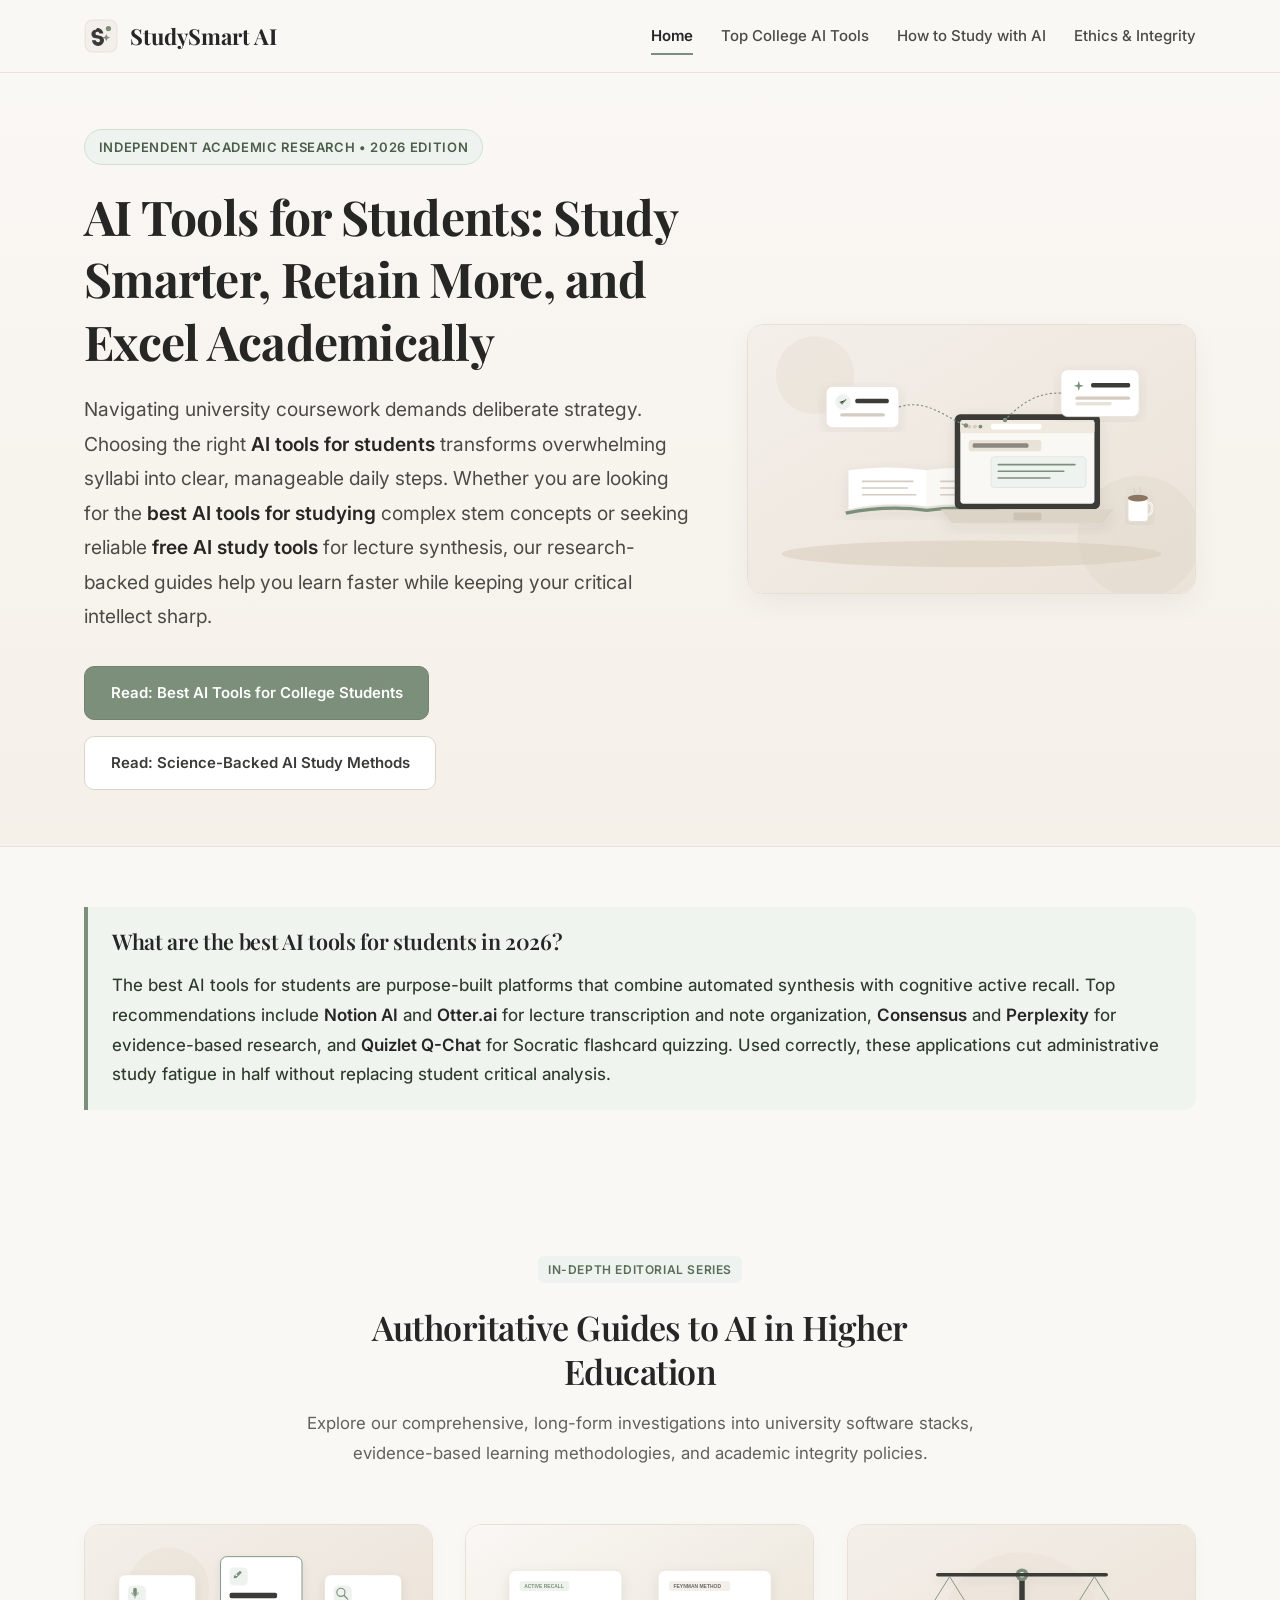
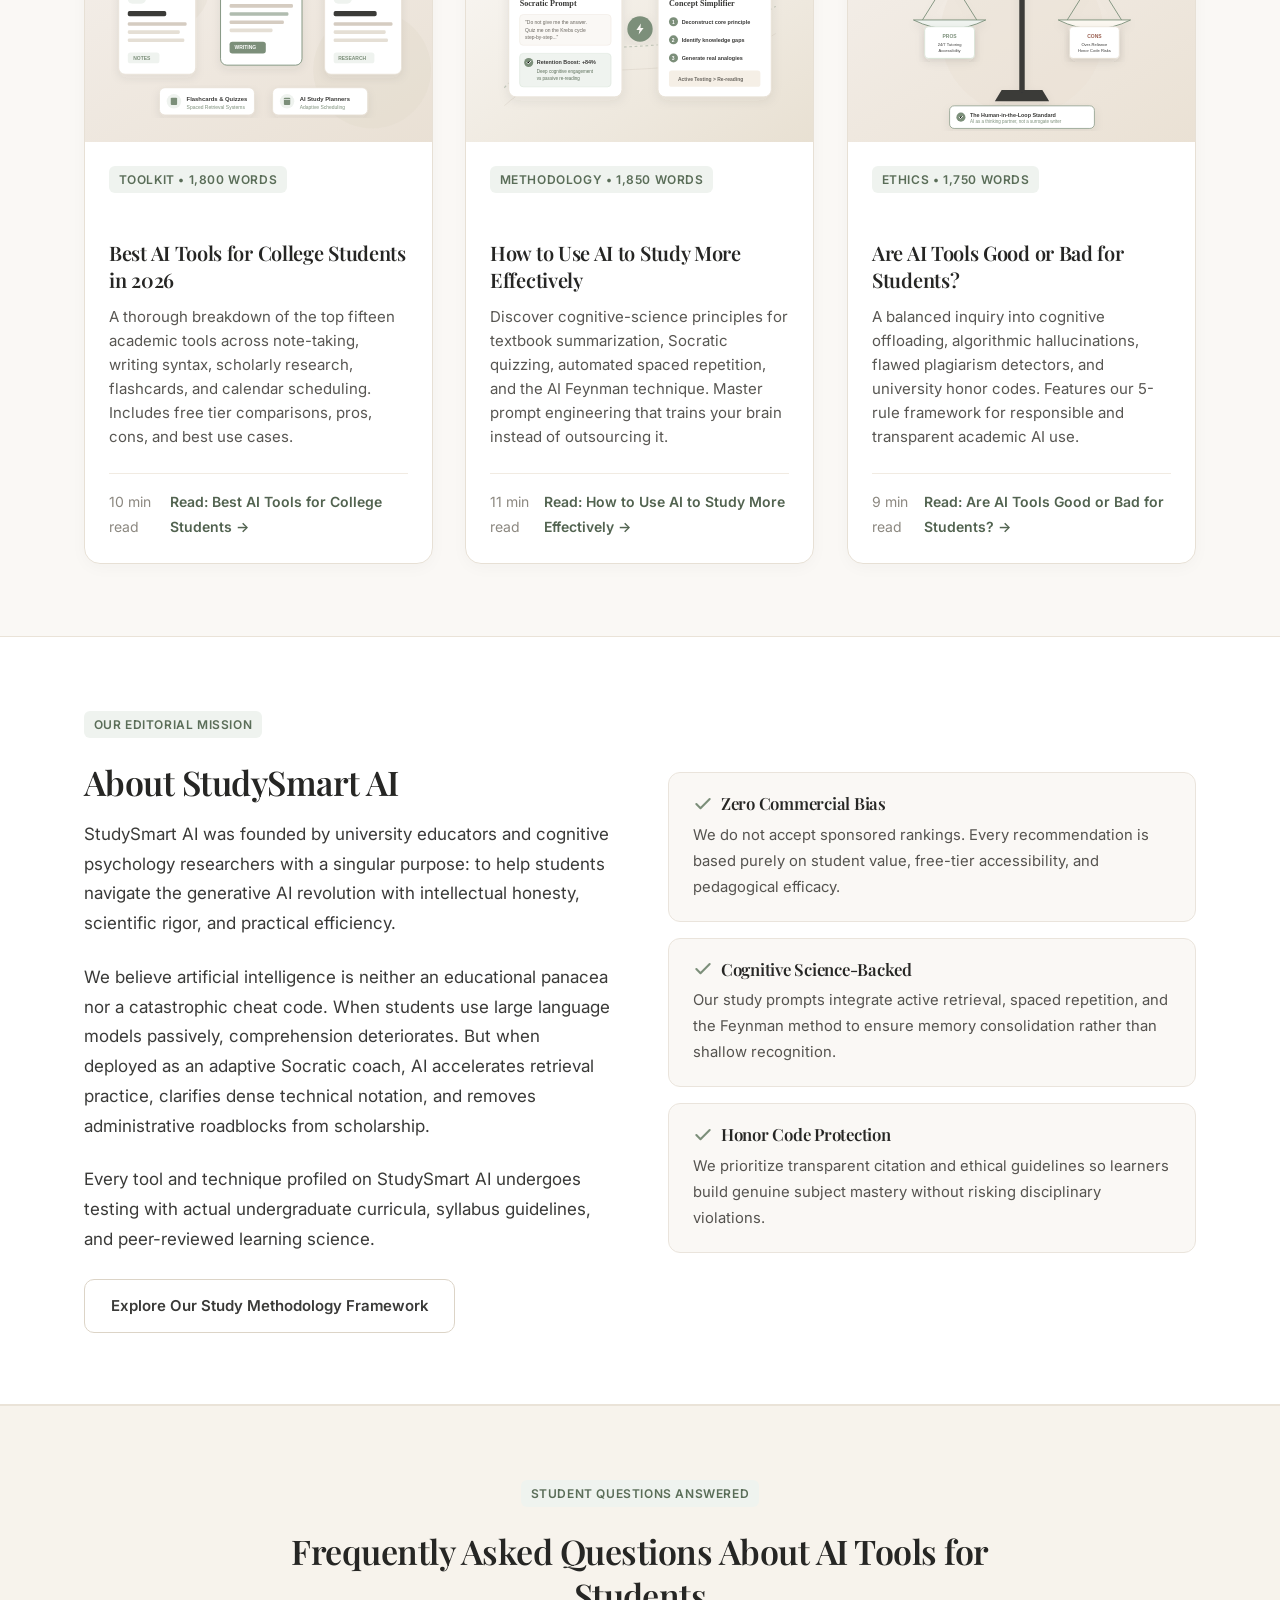
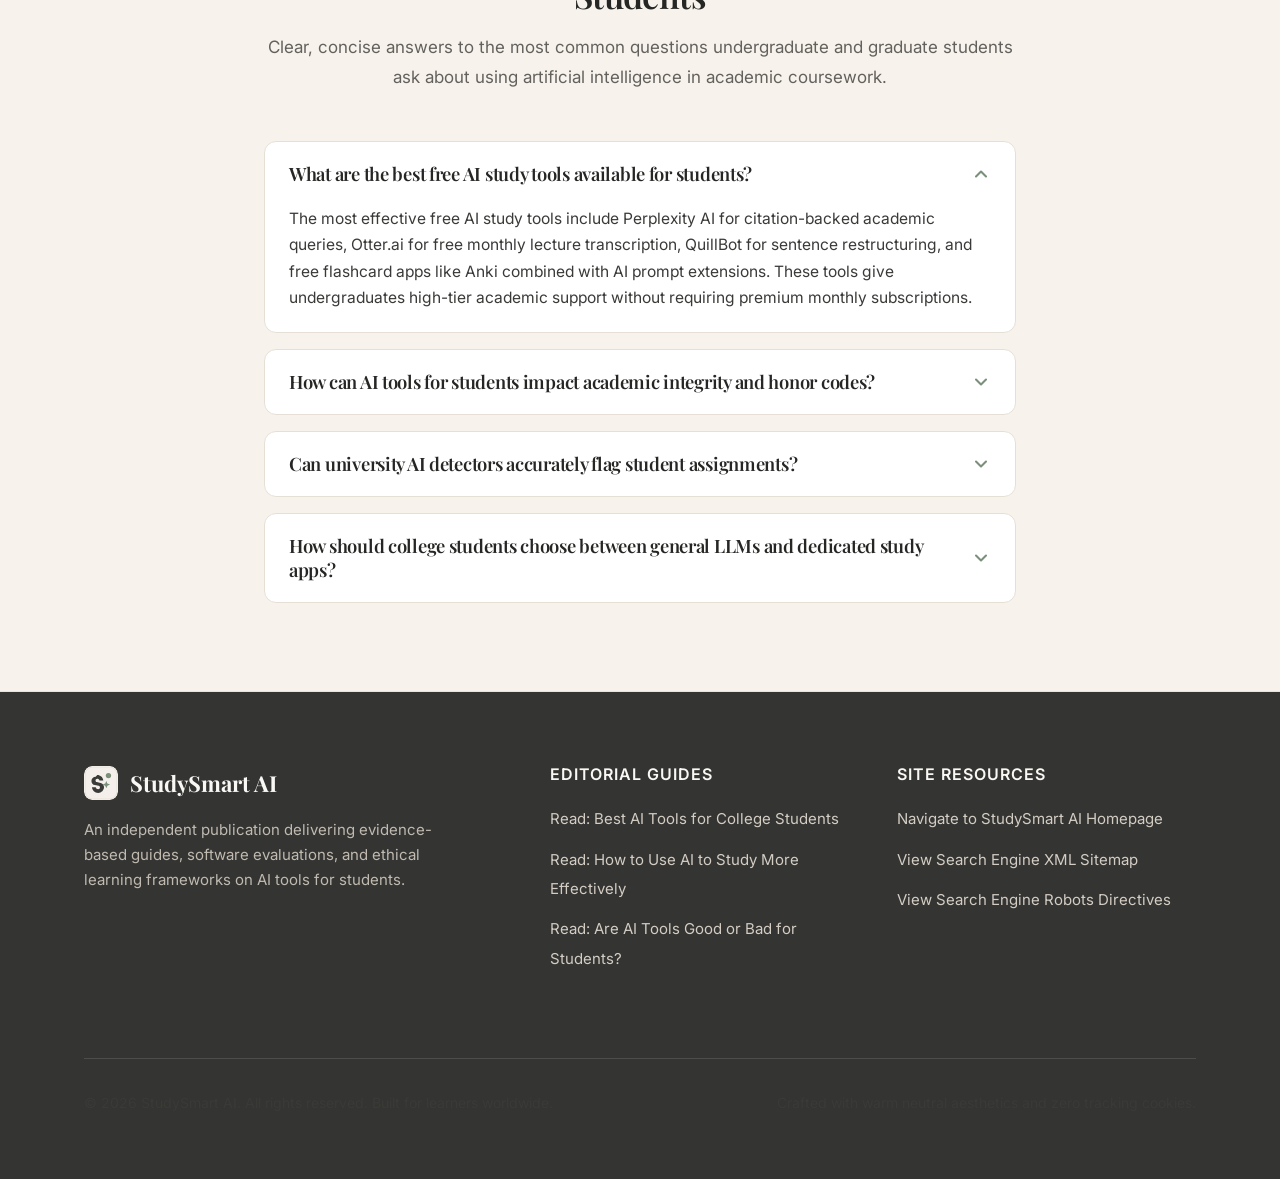
<file: index.html>
<!DOCTYPE html>
<html lang="en">
<head>
  <meta charset="UTF-8">
  <meta name="viewport" content="width=device-width, initial-scale=1.0">
  <title>AI Tools for Students: Study Smarter | StudySmart AI</title>
  <meta name="description" content="Discover the top AI tools for students to master studying, research, and writing. Explore our curated best AI tools for studying and get smarter today.">
  <link rel="canonical" href="https://studysmart-ai.vercel.app/">
  <link rel="icon" type="image/svg+xml" href="/assets/images/favicon.svg">

  <!-- Open Graph / Social Tags -->
  <meta property="og:type" content="website">
  <meta property="og:url" content="https://studysmart-ai.vercel.app/">
  <meta property="og:title" content="AI Tools for Students: Study Smarter | StudySmart AI">
  <meta property="og:description" content="Discover the top AI tools for students to master studying, research, and writing. Explore our curated best AI tools for studying and get smarter today.">
  <meta property="og:image" content="https://studysmart-ai.vercel.app/assets/images/hero-home.svg">
  <meta property="og:site_name" content="StudySmart AI">

  <!-- Twitter Card Tags -->
  <meta name="twitter:card" content="summary_large_image">
  <meta name="twitter:title" content="AI Tools for Students: Study Smarter | StudySmart AI">
  <meta name="twitter:description" content="Discover the top AI tools for students to master studying, research, and writing. Explore our curated best AI tools for studying and get smarter today.">
  <meta name="twitter:image" content="https://studysmart-ai.vercel.app/assets/images/hero-home.svg">

  <!-- Google Fonts: Playfair Display & Inter -->
  <link rel="preconnect" href="https://fonts.googleapis.com">
  <link rel="preconnect" href="https://fonts.gstatic.com" crossorigin>
  <link href="https://fonts.googleapis.com/css2?family=Inter:wght@400;500;600;700&family=Playfair+Display:ital,wght@0,500;0,600;0,700;1,400&display=swap" rel="stylesheet">

  <!-- Main Stylesheet -->
  <link rel="stylesheet" href="/assets/css/styles.css">

  <!-- Structured Data: Organization & FAQPage Schema -->
  <script type="application/ld+json">
  {
    "@context": "https://schema.org",
    "@graph": [
      {
        "@type": "WebSite",
        "@id": "https://studysmart-ai.vercel.app/#website",
        "url": "https://studysmart-ai.vercel.app/",
        "name": "StudySmart AI",
        "description": "Evidence-based guides, rigorous reviews, and ethical study frameworks for AI tools for students.",
        "publisher": {
          "@type": "Organization",
          "name": "StudySmart AI",
          "url": "https://studysmart-ai.vercel.app/",
          "logo": "https://studysmart-ai.vercel.app/assets/images/favicon.svg"
        }
      },
      {
        "@type": "FAQPage",
        "@id": "https://studysmart-ai.vercel.app/#faq",
        "mainEntity": [
          {
            "@type": "Question",
            "name": "What are the best free AI study tools available for students?",
            "acceptedAnswer": {
              "@type": "Answer",
              "text": "The most effective free AI study tools include Perplexity AI for citation-backed academic queries, Otter.ai for free monthly lecture transcription, QuillBot for sentence restructuring, and free flashcard apps like Anki combined with AI prompt extensions. These tools give undergraduates high-tier academic support without requiring premium monthly subscriptions."
            }
          },
          {
            "@type": "Question",
            "name": "How can AI tools for students impact academic integrity and honor codes?",
            "acceptedAnswer": {
              "@type": "Answer",
              "text": "AI tools support academic integrity when used as interactive tutors, grammar editors, and brainstorm partners rather than surrogate ghostwriters. Students should verify syllabus policies, maintain transparency by disclosing tool assistance, and ensure final paper synthesis reflects their original cognitive analysis."
            }
          },
          {
            "@type": "Question",
            "name": "Can university AI detectors accurately flag student assignments?",
            "acceptedAnswer": {
              "@type": "Answer",
              "text": "Current AI detection software suffers from notable false positive rates, particularly when scanning neurodivergent students or non-native English writers who use standardized academic sentence structures. Because detectors rely on perplexity and burstiness metrics rather than definitive watermarks, universities are increasingly moving toward oral exams and process-oriented grading."
            }
          },
          {
            "@type": "Question",
            "name": "How should college students choose between general LLMs and dedicated study apps?",
            "acceptedAnswer": {
              "@type": "Answer",
              "text": "General models like Claude and ChatGPT excel at conceptual explanations, Socratic dialogue, and custom prompt routines. In contrast, specialized study apps like Consensus and Quizlet provide tailored database indexing, direct peer-reviewed journal citations, and automated spaced repetition algorithms designed specifically for higher education."
            }
          }
        ]
      }
    ]
  }
  </script>
</head>
<body>

  <!-- Shared Header -->
  <header class="site-header">
    <div class="container header-inner">
      <a href="/" class="site-logo" aria-label="StudySmart AI - Navigate to homepage">
        <img src="/assets/images/favicon.svg" alt="StudySmart AI emblem" width="34" height="34">
        <span>StudySmart AI</span>
      </a>

      <!-- Mobile Hamburger Button -->
      <button class="mobile-nav-toggle" aria-label="Toggle navigation menu" aria-expanded="false" aria-controls="primary-nav">
        <svg viewBox="0 0 24 24" fill="none" stroke="currentColor" stroke-width="2" stroke-linecap="round" stroke-linejoin="round" aria-hidden="true">
          <line x1="3" y1="12" x2="21" y2="12"></line>
          <line x1="3" y1="6" x2="21" y2="6"></line>
          <line x1="3" y1="18" x2="21" y2="18"></line>
        </svg>
      </button>

      <!-- Primary Navigation Links -->
      <nav id="primary-nav" class="main-nav" aria-label="Primary navigation">
        <a href="/" class="nav-link active" aria-current="page">Home</a>
        <a href="/best-ai-tools-for-college-students" class="nav-link">Top College AI Tools</a>
        <a href="/how-to-use-ai-to-study" class="nav-link">How to Study with AI</a>
        <a href="/are-ai-tools-good-or-bad-for-students" class="nav-link">Ethics &amp; Integrity</a>
      </nav>
    </div>
  </header>

  <main id="main-content">
    <!-- Hero Section -->
    <section class="hero" aria-labelledby="hero-heading">
      <div class="container">
        <div class="hero-grid">
          <div class="hero-content reveal">
            <span class="hero-badge">Independent Academic Research &bull; 2026 Edition</span>
            <h1 id="hero-heading">AI Tools for Students: Study Smarter, Retain More, and Excel Academically</h1>
            <p class="lead">
              Navigating university coursework demands deliberate strategy. Choosing the right <strong>AI tools for students</strong> transforms overwhelming syllabi into clear, manageable daily steps. Whether you are looking for the <strong>best AI tools for studying</strong> complex stem concepts or seeking reliable <strong>free AI study tools</strong> for lecture synthesis, our research-backed guides help you learn faster while keeping your critical intellect sharp.
            </p>
            <div class="hero-actions">
              <a href="/best-ai-tools-for-college-students" class="btn btn-primary">
                Read: Best AI Tools for College Students
              </a>
              <a href="/how-to-use-ai-to-study" class="btn btn-secondary">
                Read: Science-Backed AI Study Methods
              </a>
            </div>
          </div>
          <div class="hero-image-wrapper reveal delay-1">
            <img src="/assets/images/hero-home.svg" alt="Illustration of student workspace with laptop, open books, and AI study tools" width="800" height="480" fetchpriority="high">
          </div>
        </div>
      </div>
    </section>

    <!-- AEO Direct Answer Section -->
    <section class="section-spacing-sm" aria-labelledby="aeo-overview-heading">
      <div class="container">
        <div class="aeo-direct-answer reveal">
          <h2 id="aeo-overview-heading" style="margin-top:0; font-size:1.35rem;">What are the best AI tools for students in 2026?</h2>
          <p>
            The best AI tools for students are purpose-built platforms that combine automated synthesis with cognitive active recall. Top recommendations include <strong>Notion AI</strong> and <strong>Otter.ai</strong> for lecture transcription and note organization, <strong>Consensus</strong> and <strong>Perplexity</strong> for evidence-based research, and <strong>Quizlet Q-Chat</strong> for Socratic flashcard quizzing. Used correctly, these applications cut administrative study fatigue in half without replacing student critical analysis.
          </p>
        </div>
      </div>
    </section>

    <!-- Featured Guides / 3 Article Cards -->
    <section class="section-spacing" aria-labelledby="featured-guides-heading">
      <div class="container">
        <div style="text-align: center; max-width: 680px; margin: 0 auto 3.5rem auto;" class="reveal">
          <span class="card-tag">In-Depth Editorial Series</span>
          <h2 id="featured-guides-heading" style="margin-top: 0.5rem;">Authoritative Guides to AI in Higher Education</h2>
          <p style="color: #63615D; font-size: 1.05rem;">
            Explore our comprehensive, long-form investigations into university software stacks, evidence-based learning methodologies, and academic integrity policies.
          </p>
        </div>

        <div class="card-grid">
          <!-- Card 1 -->
          <article class="article-card reveal delay-1">
            <div class="card-media">
              <img src="/assets/images/hero-article-1.svg" alt="Visual overview of the best AI tools for college students across five categories" width="800" height="480" loading="lazy">
            </div>
            <div class="card-body">
              <span class="card-tag">Toolkit &bull; 1,800 Words</span>
              <h3 class="card-title">
                <a href="/best-ai-tools-for-college-students">Best AI Tools for College Students in 2026</a>
              </h3>
              <p class="card-excerpt">
                A thorough breakdown of the top fifteen academic tools across note-taking, writing syntax, scholarly research, flashcards, and calendar scheduling. Includes free tier comparisons, pros, cons, and best use cases.
              </p>
              <div class="card-footer">
                <span class="reading-time">10 min read</span>
                <a href="/best-ai-tools-for-college-students" class="card-link" aria-label="Read complete guide: Best AI Tools for College Students">
                  Read: Best AI Tools for College Students &rarr;
                </a>
              </div>
            </div>
          </article>

          <!-- Card 2 -->
          <article class="article-card reveal delay-2">
            <div class="card-media">
              <img src="/assets/images/hero-article-2.svg" alt="Visual representation of active recall techniques and how to use AI to study effectively" width="800" height="480" loading="lazy">
            </div>
            <div class="card-body">
              <span class="card-tag">Methodology &bull; 1,850 Words</span>
              <h3 class="card-title">
                <a href="/how-to-use-ai-to-study">How to Use AI to Study More Effectively</a>
              </h3>
              <p class="card-excerpt">
                Discover cognitive-science principles for textbook summarization, Socratic quizzing, automated spaced repetition, and the AI Feynman technique. Master prompt engineering that trains your brain instead of outsourcing it.
              </p>
              <div class="card-footer">
                <span class="reading-time">11 min read</span>
                <a href="/how-to-use-ai-to-study" class="card-link" aria-label="Read complete methodology: How to Use AI to Study More Effectively">
                  Read: How to Use AI to Study More Effectively &rarr;
                </a>
              </div>
            </div>
          </article>

          <!-- Card 3 -->
          <article class="article-card reveal delay-3">
            <div class="card-media">
              <img src="/assets/images/hero-article-3.svg" alt="Illustration illustrating ethical balance and whether AI tools are good or bad for students" width="800" height="480" loading="lazy">
            </div>
            <div class="card-body">
              <span class="card-tag">Ethics &bull; 1,750 Words</span>
              <h3 class="card-title">
                <a href="/are-ai-tools-good-or-bad-for-students">Are AI Tools Good or Bad for Students?</a>
              </h3>
              <p class="card-excerpt">
                A balanced inquiry into cognitive offloading, algorithmic hallucinations, flawed plagiarism detectors, and university honor codes. Features our 5-rule framework for responsible and transparent academic AI use.
              </p>
              <div class="card-footer">
                <span class="reading-time">9 min read</span>
                <a href="/are-ai-tools-good-or-bad-for-students" class="card-link" aria-label="Read complete analysis: Are AI Tools Good or Bad for Students?">
                  Read: Are AI Tools Good or Bad for Students? &rarr;
                </a>
              </div>
            </div>
          </article>
        </div>
      </div>
    </section>

    <!-- About StudySmart AI Section -->
    <section class="about-section section-spacing" aria-labelledby="about-heading">
      <div class="container">
        <div class="about-grid">
          <div class="reveal">
            <span class="card-tag">Our Editorial Mission</span>
            <h2 id="about-heading" style="margin-top: 0.5rem;">About StudySmart AI</h2>
            <p>
              StudySmart AI was founded by university educators and cognitive psychology researchers with a singular purpose: to help students navigate the generative AI revolution with intellectual honesty, scientific rigor, and practical efficiency.
            </p>
            <p>
              We believe artificial intelligence is neither an educational panacea nor a catastrophic cheat code. When students use large language models passively, comprehension deteriorates. But when deployed as an adaptive Socratic coach, AI accelerates retrieval practice, clarifies dense technical notation, and removes administrative roadblocks from scholarship.
            </p>
            <p>
              Every tool and technique profiled on StudySmart AI undergoes testing with actual undergraduate curricula, syllabus guidelines, and peer-reviewed learning science.
            </p>
            <div style="margin-top: 1.5rem;">
              <a href="/how-to-use-ai-to-study" class="btn btn-secondary">
                Explore Our Study Methodology Framework
              </a>
            </div>
          </div>

          <div class="reveal delay-1">
            <div class="pillar-card">
              <h4>
                <svg width="20" height="20" viewBox="0 0 24 24" fill="none" stroke="#7C8F7A" stroke-width="2.5" stroke-linecap="round" stroke-linejoin="round" aria-hidden="true"><polyline points="20 6 9 17 4 12"></polyline></svg>
                Zero Commercial Bias
              </h4>
              <p>We do not accept sponsored rankings. Every recommendation is based purely on student value, free-tier accessibility, and pedagogical efficacy.</p>
            </div>

            <div class="pillar-card">
              <h4>
                <svg width="20" height="20" viewBox="0 0 24 24" fill="none" stroke="#7C8F7A" stroke-width="2.5" stroke-linecap="round" stroke-linejoin="round" aria-hidden="true"><polyline points="20 6 9 17 4 12"></polyline></svg>
                Cognitive Science-Backed
              </h4>
              <p>Our study prompts integrate active retrieval, spaced repetition, and the Feynman method to ensure memory consolidation rather than shallow recognition.</p>
            </div>

            <div class="pillar-card">
              <h4>
                <svg width="20" height="20" viewBox="0 0 24 24" fill="none" stroke="#7C8F7A" stroke-width="2.5" stroke-linecap="round" stroke-linejoin="round" aria-hidden="true"><polyline points="20 6 9 17 4 12"></polyline></svg>
                Honor Code Protection
              </h4>
              <p>We prioritize transparent citation and ethical guidelines so learners build genuine subject mastery without risking disciplinary violations.</p>
            </div>
          </div>
        </div>
      </div>
    </section>

    <!-- FAQ Section (AEO Optimized) -->
    <section class="faq-section section-spacing" aria-labelledby="faq-heading">
      <div class="container faq-container">
        <div style="text-align: center; margin-bottom: 3rem;" class="reveal">
          <span class="card-tag">Student Questions Answered</span>
          <h2 id="faq-heading" style="margin-top: 0.5rem;">Frequently Asked Questions About AI Tools for Students</h2>
          <p style="color: #63615D;">
            Clear, concise answers to the most common questions undergraduate and graduate students ask about using artificial intelligence in academic coursework.
          </p>
        </div>

        <div class="reveal">
          <!-- FAQ Item 1 -->
          <details class="faq-item" open>
            <summary class="faq-question">
              <h3>What are the best free AI study tools available for students?</h3>
              <svg class="faq-icon" viewBox="0 0 24 24" fill="none" stroke="currentColor" stroke-width="2.5" stroke-linecap="round" stroke-linejoin="round" aria-hidden="true">
                <polyline points="6 9 12 15 18 9"></polyline>
              </svg>
            </summary>
            <div class="faq-answer">
              <p>
                The most effective free AI study tools include Perplexity AI for citation-backed academic queries, Otter.ai for free monthly lecture transcription, QuillBot for sentence restructuring, and free flashcard apps like Anki combined with AI prompt extensions. These tools give undergraduates high-tier academic support without requiring premium monthly subscriptions.
              </p>
            </div>
          </details>

          <!-- FAQ Item 2 -->
          <details class="faq-item">
            <summary class="faq-question">
              <h3>How can AI tools for students impact academic integrity and honor codes?</h3>
              <svg class="faq-icon" viewBox="0 0 24 24" fill="none" stroke="currentColor" stroke-width="2.5" stroke-linecap="round" stroke-linejoin="round" aria-hidden="true">
                <polyline points="6 9 12 15 18 9"></polyline>
              </svg>
            </summary>
            <div class="faq-answer">
              <p>
                AI tools support academic integrity when used as interactive tutors, grammar editors, and brainstorm partners rather than surrogate ghostwriters. Students should verify syllabus policies, maintain transparency by disclosing tool assistance, and ensure final paper synthesis reflects their original cognitive analysis. For a detailed breakdown of institutional policies, review our <a href="/are-ai-tools-good-or-bad-for-students">ethical framework on AI and academic integrity</a>.
              </p>
            </div>
          </details>

          <!-- FAQ Item 3 -->
          <details class="faq-item">
            <summary class="faq-question">
              <h3>Can university AI detectors accurately flag student assignments?</h3>
              <svg class="faq-icon" viewBox="0 0 24 24" fill="none" stroke="currentColor" stroke-width="2.5" stroke-linecap="round" stroke-linejoin="round" aria-hidden="true">
                <polyline points="6 9 12 15 18 9"></polyline>
              </svg>
            </summary>
            <div class="faq-answer">
              <p>
                Current AI detection software suffers from notable false positive rates, particularly when scanning neurodivergent students or non-native English writers who use standardized academic sentence structures. Because detectors rely on perplexity and burstiness metrics rather than definitive watermarks, universities are increasingly moving toward oral exams and process-oriented grading.
              </p>
            </div>
          </details>

          <!-- FAQ Item 4 -->
          <details class="faq-item">
            <summary class="faq-question">
              <h3>How should college students choose between general LLMs and dedicated study apps?</h3>
              <svg class="faq-icon" viewBox="0 0 24 24" fill="none" stroke="currentColor" stroke-width="2.5" stroke-linecap="round" stroke-linejoin="round" aria-hidden="true">
                <polyline points="6 9 12 15 18 9"></polyline>
              </svg>
            </summary>
            <div class="faq-answer">
              <p>
                General models like Claude and ChatGPT excel at conceptual explanations, Socratic dialogue, and custom prompt routines. In contrast, specialized study apps like Consensus and Quizlet provide tailored database indexing, direct peer-reviewed journal citations, and automated spaced repetition algorithms designed specifically for higher education. See our full comparison in our guide to the <a href="/best-ai-tools-for-college-students">best AI tools for college students in 2026</a>.
              </p>
            </div>
          </details>
        </div>
      </div>
    </section>
  </main>

  <!-- Shared Footer -->
  <footer class="site-footer">
    <div class="container">
      <div class="footer-grid">
        <div class="footer-brand">
          <a href="/" class="site-logo" style="color: #FAF8F5; margin-bottom: 1rem; display: inline-flex;" aria-label="StudySmart AI - Homepage">
            <img src="/assets/images/favicon.svg" alt="StudySmart AI logo" width="30" height="30">
            <span>StudySmart AI</span>
          </a>
          <p>
            An independent publication delivering evidence-based guides, software evaluations, and ethical learning frameworks on AI tools for students.
          </p>
        </div>

        <div class="footer-col">
          <h4>Editorial Guides</h4>
          <ul class="footer-links">
            <li><a href="/best-ai-tools-for-college-students">Read: Best AI Tools for College Students</a></li>
            <li><a href="/how-to-use-ai-to-study">Read: How to Use AI to Study More Effectively</a></li>
            <li><a href="/are-ai-tools-good-or-bad-for-students">Read: Are AI Tools Good or Bad for Students?</a></li>
          </ul>
        </div>

        <div class="footer-col">
          <h4>Site Resources</h4>
          <ul class="footer-links">
            <li><a href="/">Navigate to StudySmart AI Homepage</a></li>
            <li><a href="/sitemap.xml">View Search Engine XML Sitemap</a></li>
            <li><a href="/robots.txt">View Search Engine Robots Directives</a></li>
          </ul>
        </div>
      </div>

      <div class="footer-bottom">
        <p>&copy; 2026 StudySmart AI. All rights reserved. Built for learners worldwide.</p>
        <p>Crafted with warm neutral aesthetics and zero tracking cookies.</p>
      </div>
    </div>
  </footer>

  <!-- Scripts -->
  <script src="/assets/js/main.js" defer></script>
</body>
</html>
</file>
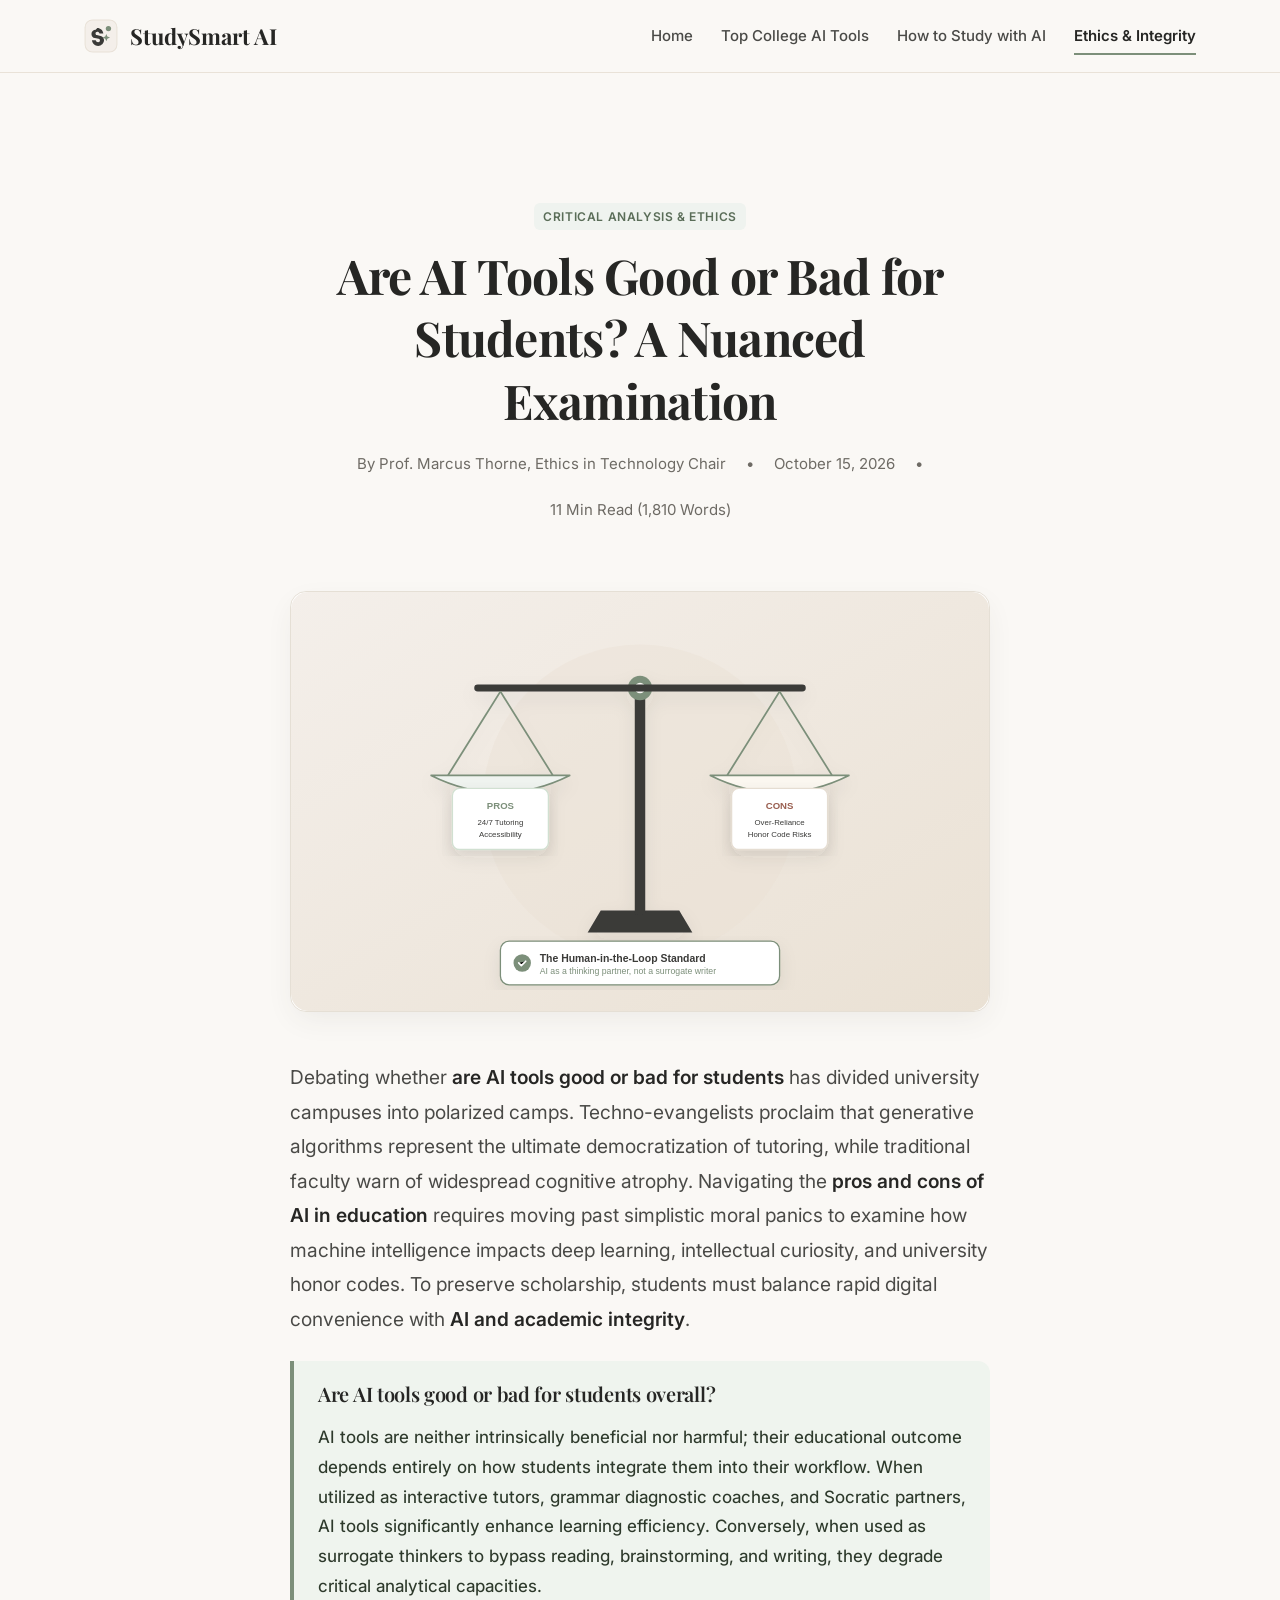
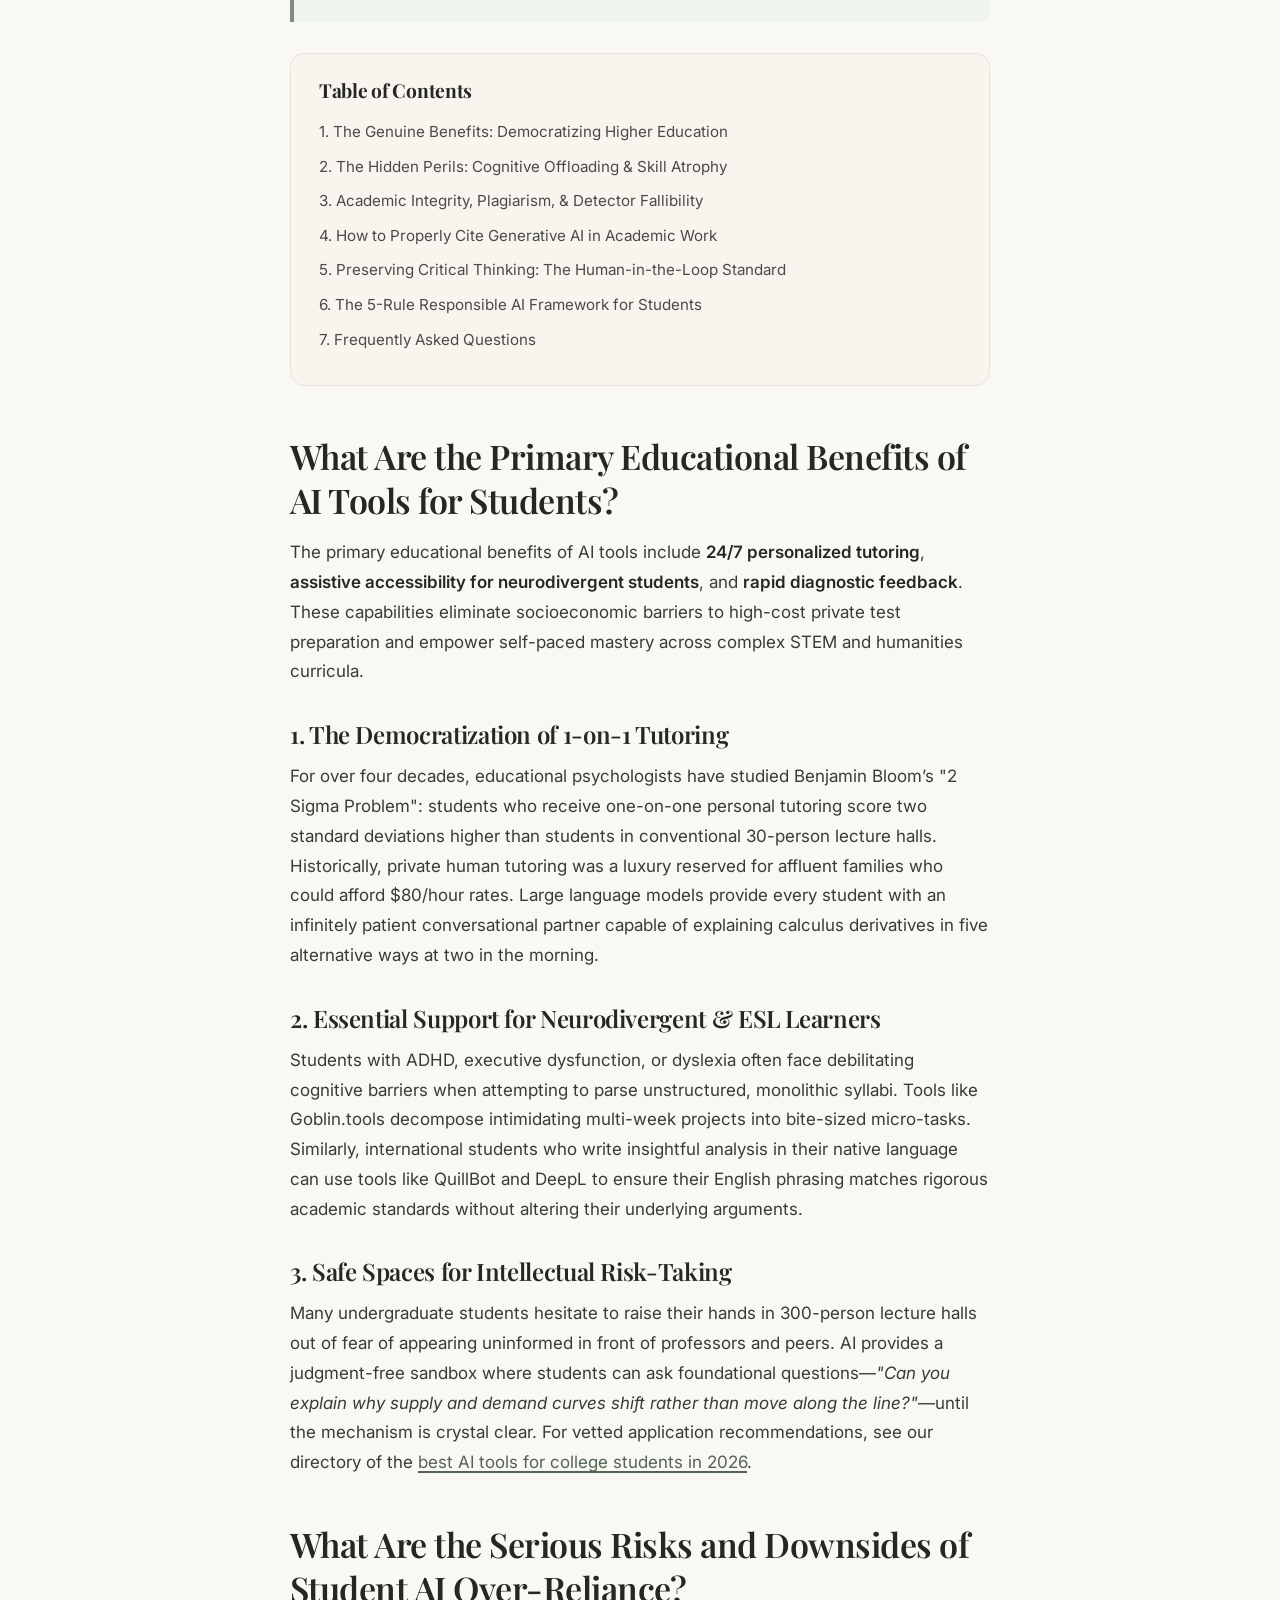
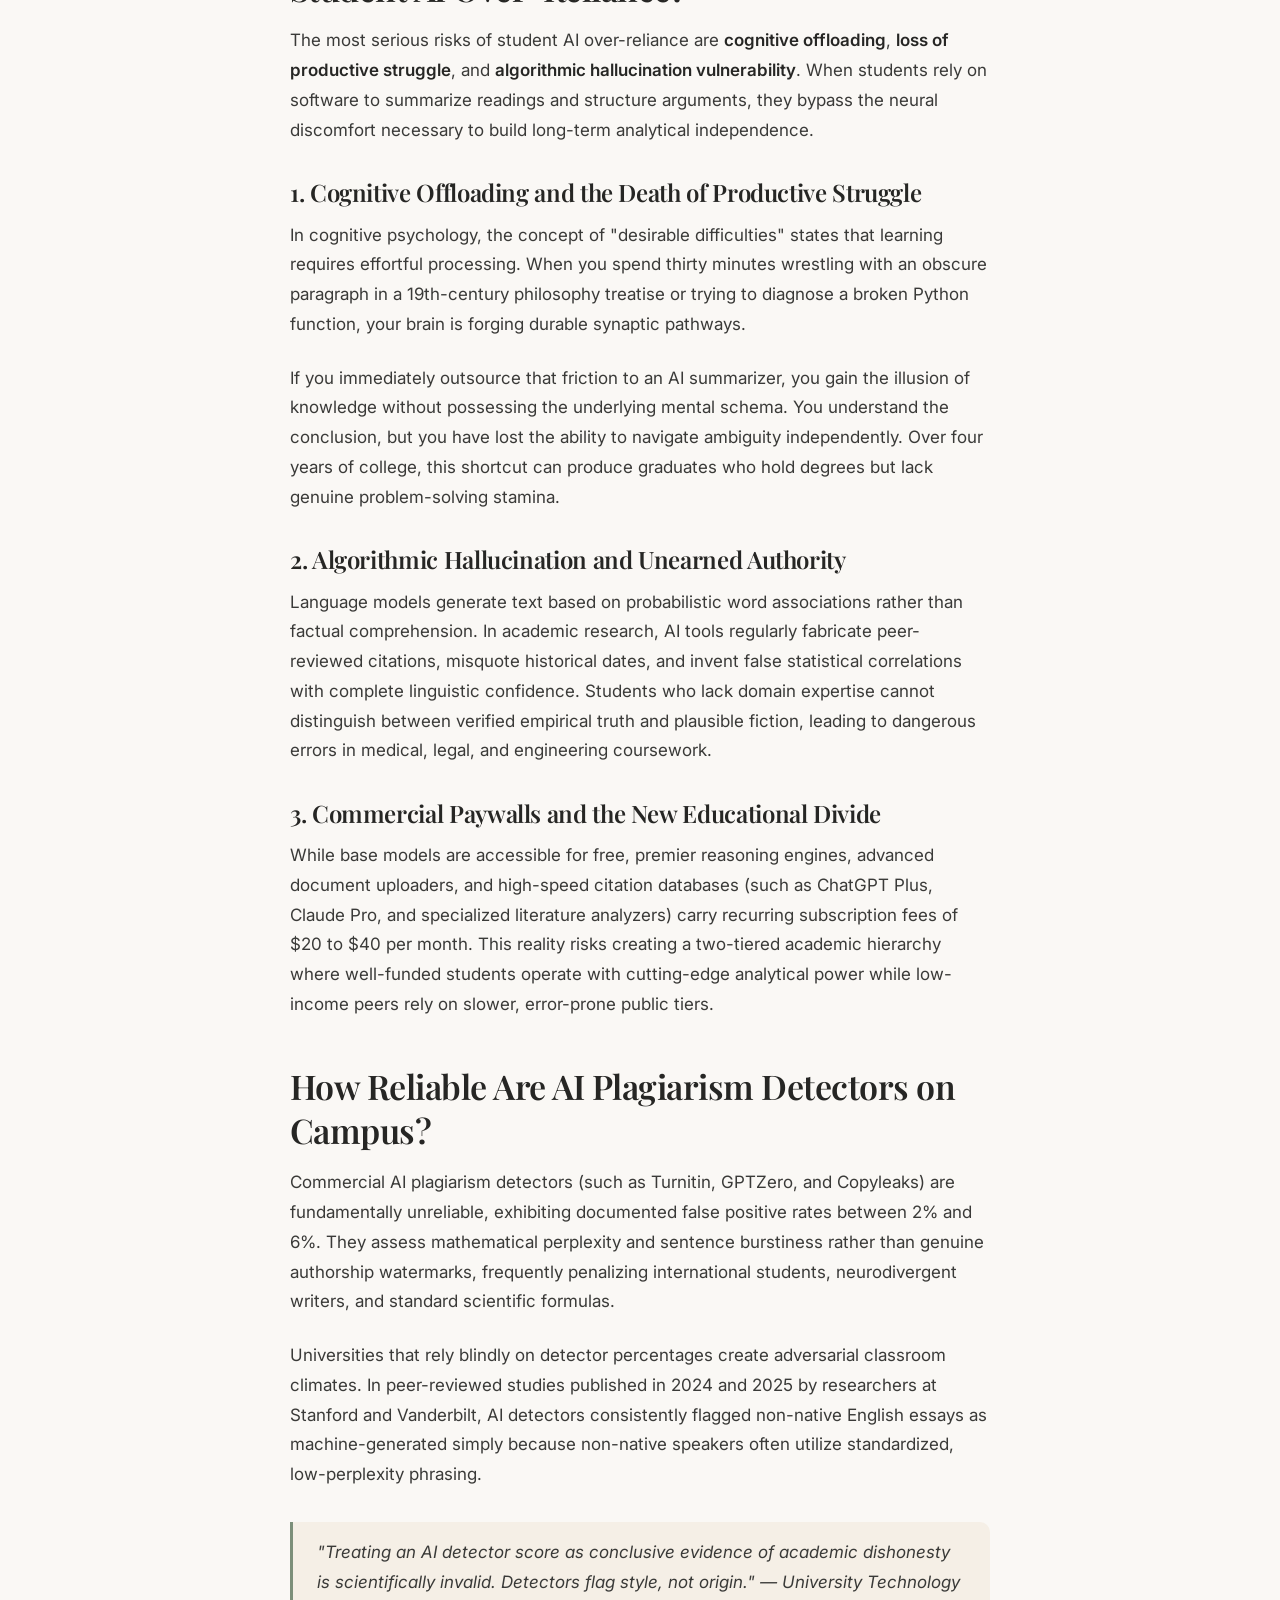
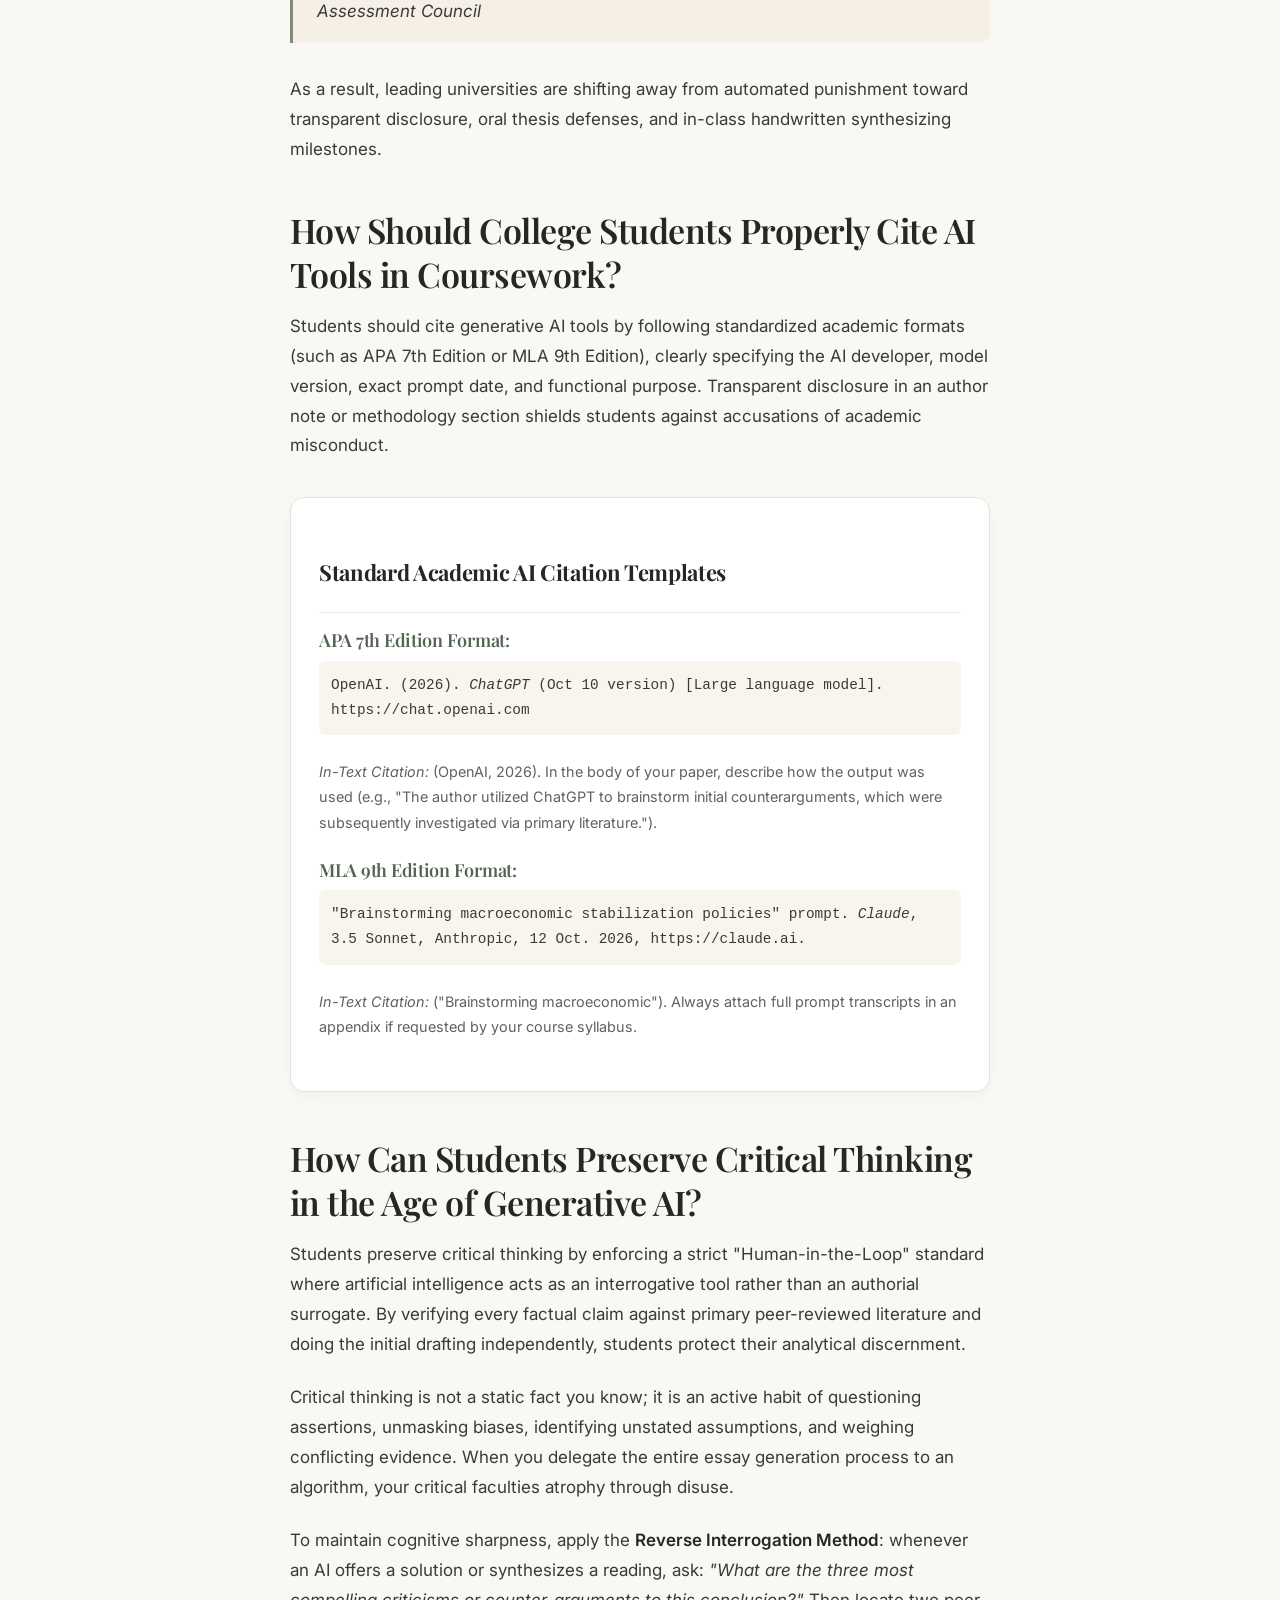
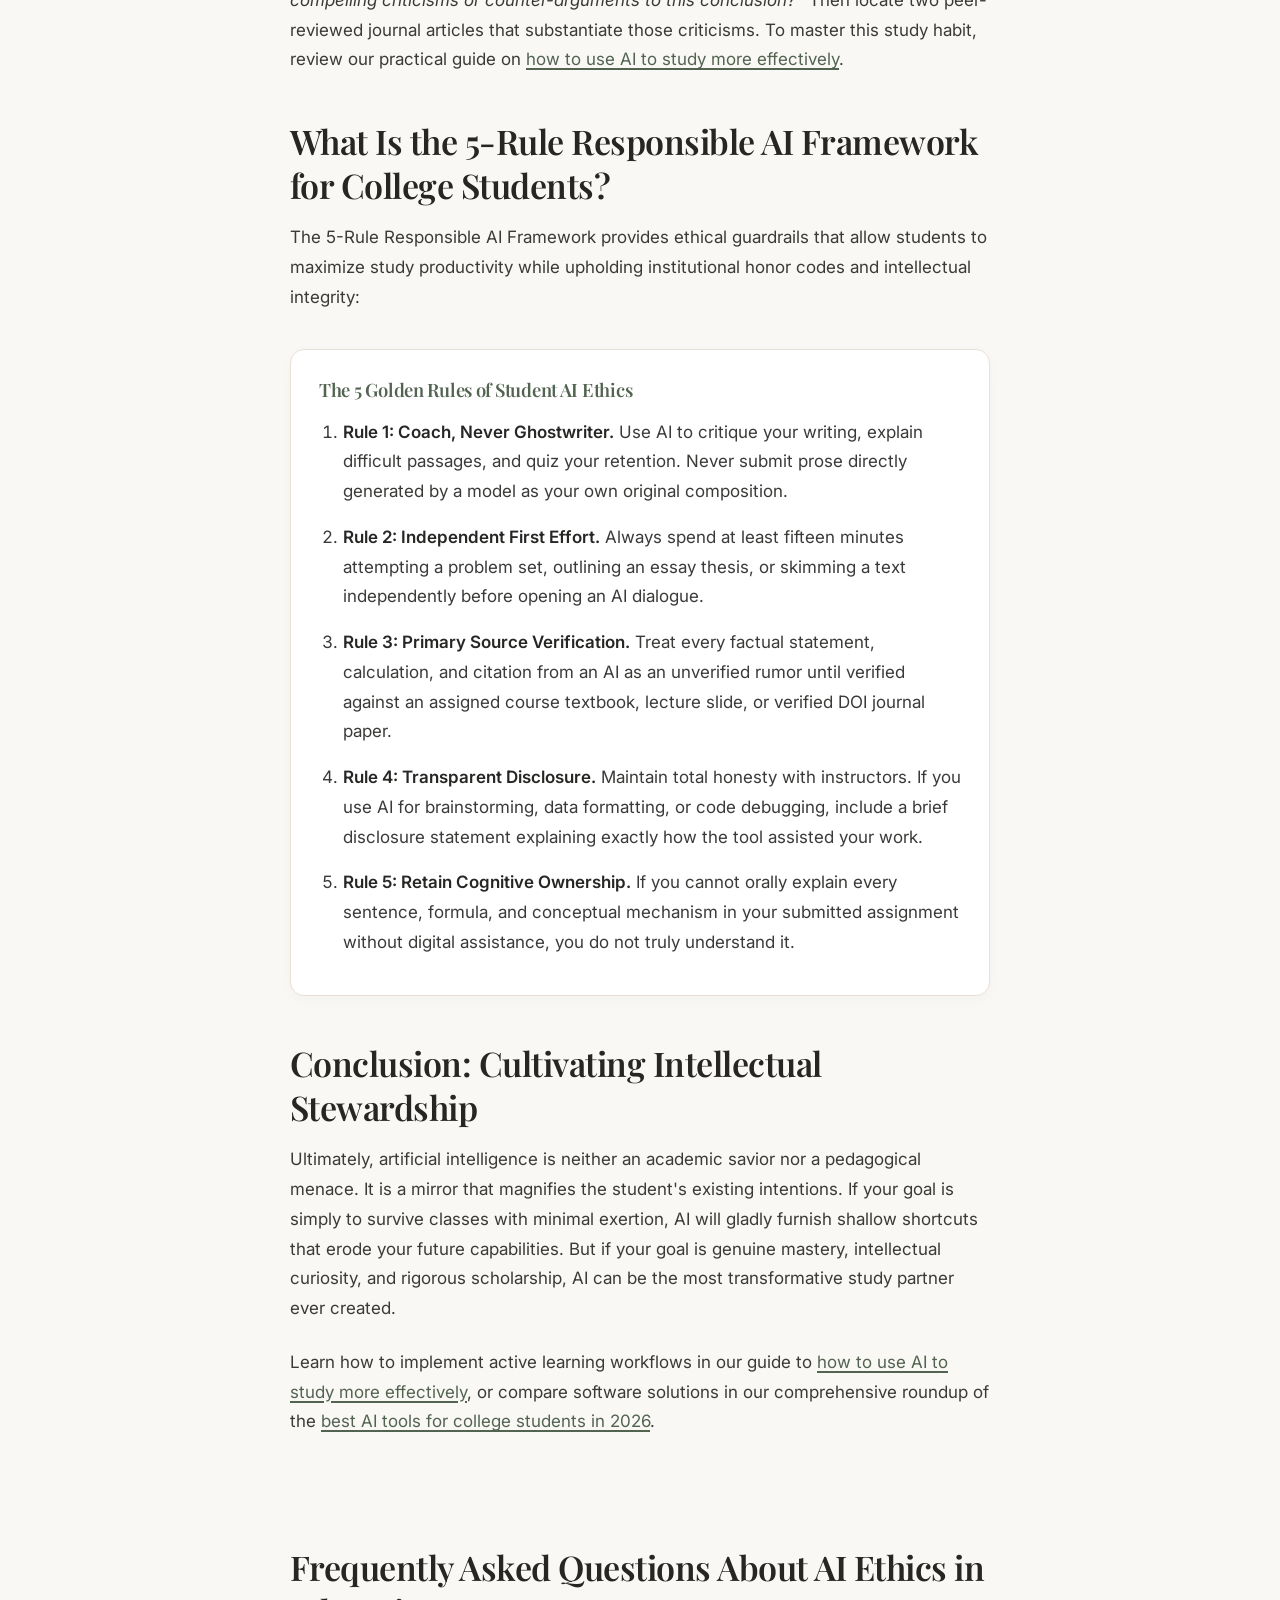
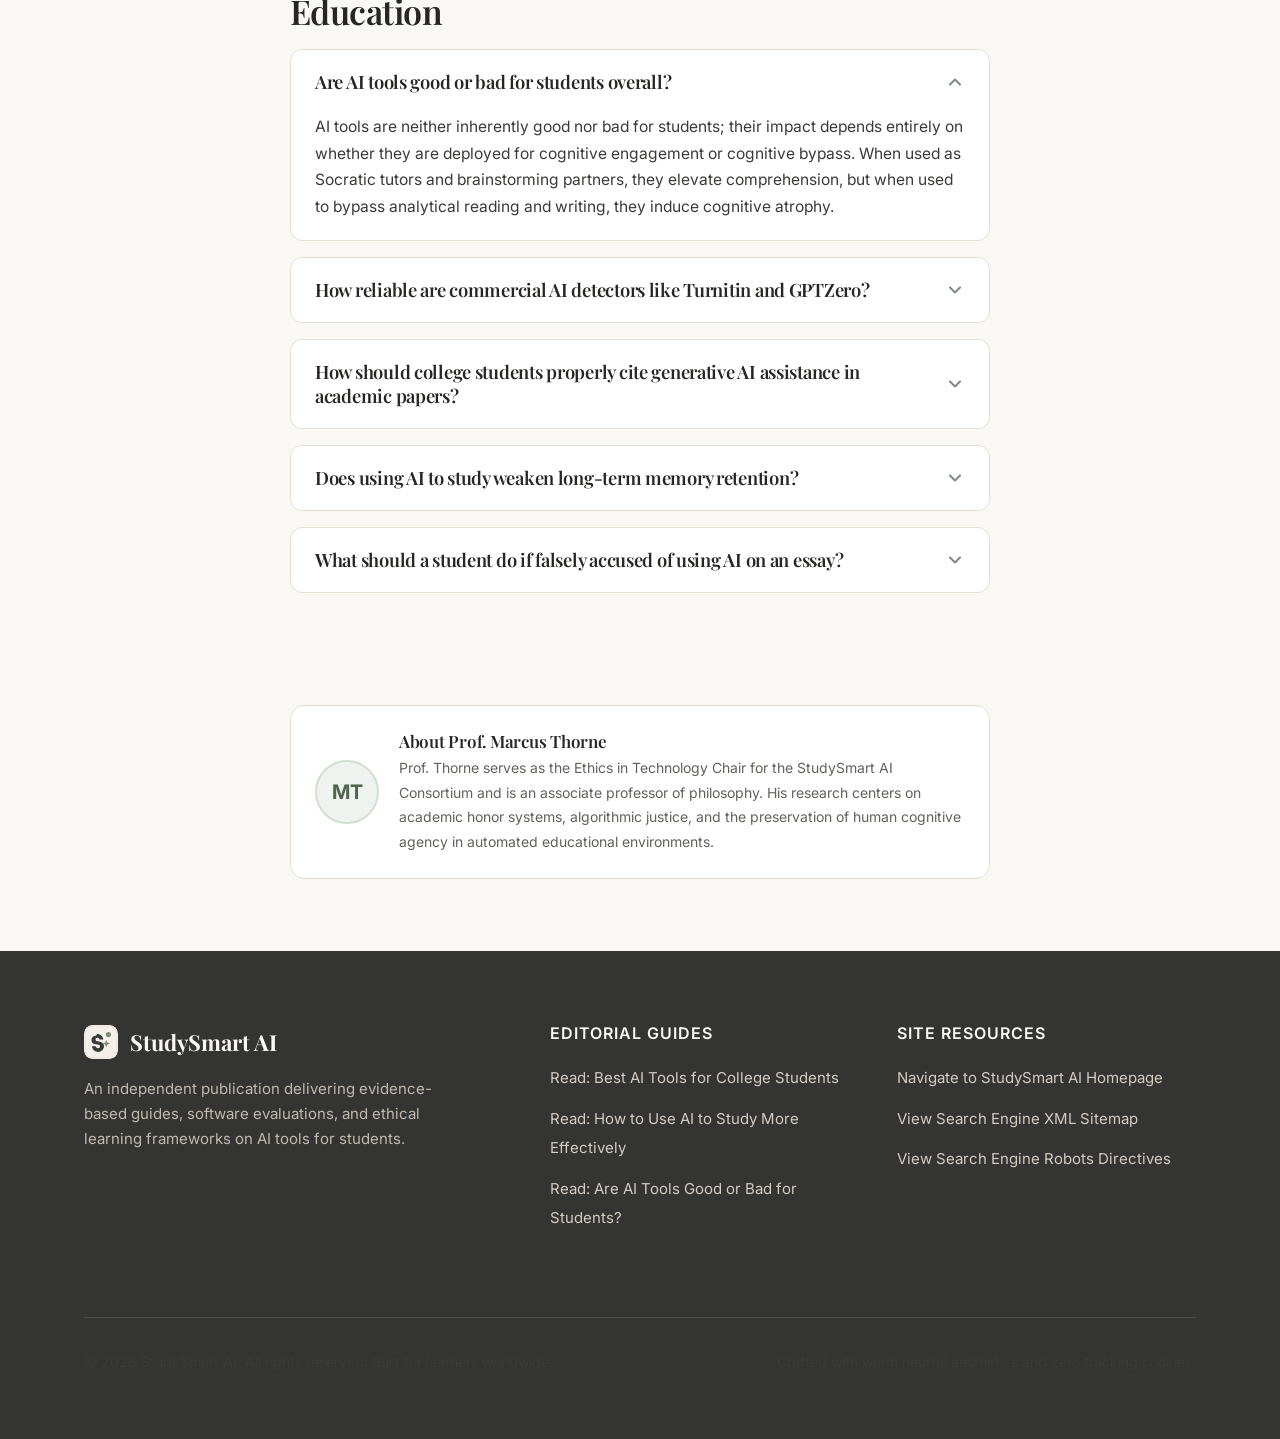
<file: are-ai-tools-good-or-bad-for-students/index.html>
<!DOCTYPE html>
<html lang="en">
<head>
  <meta charset="UTF-8">
  <meta name="viewport" content="width=device-width, initial-scale=1.0">
  <title>Are AI Tools Good or Bad for Students? | StudySmart AI</title>
  <meta name="description" content="Are AI tools good or bad for students? Explore the pros and cons of AI in education, academic integrity risks, and ethical study frameworks.">
  <link rel="canonical" href="https://studysmart-ai.vercel.app/are-ai-tools-good-or-bad-for-students">
  <link rel="icon" type="image/svg+xml" href="/assets/images/favicon.svg">

  <!-- Open Graph / Social Tags -->
  <meta property="og:type" content="article">
  <meta property="og:url" content="https://studysmart-ai.vercel.app/are-ai-tools-good-or-bad-for-students">
  <meta property="og:title" content="Are AI Tools Good or Bad for Students? | StudySmart AI">
  <meta property="og:description" content="Are AI tools good or bad for students? Explore the pros and cons of AI in education, academic integrity risks, and ethical study frameworks.">
  <meta property="og:image" content="https://studysmart-ai.vercel.app/assets/images/hero-article-3.svg">
  <meta property="og:site_name" content="StudySmart AI">
  <meta property="article:published_time" content="2026-10-15T10:00:00Z">
  <meta property="article:section" content="Academic Ethics">

  <!-- Twitter Card Tags -->
  <meta name="twitter:card" content="summary_large_image">
  <meta name="twitter:title" content="Are AI Tools Good or Bad for Students? | StudySmart AI">
  <meta name="twitter:description" content="Are AI tools good or bad for students? Explore the pros and cons of AI in education, academic integrity risks, and ethical study frameworks.">
  <meta name="twitter:image" content="https://studysmart-ai.vercel.app/assets/images/hero-article-3.svg">

  <!-- Google Fonts: Playfair Display & Inter -->
  <link rel="preconnect" href="https://fonts.googleapis.com">
  <link rel="preconnect" href="https://fonts.gstatic.com" crossorigin>
  <link href="https://fonts.googleapis.com/css2?family=Inter:wght@400;500;600;700&family=Playfair+Display:ital,wght@0,500;0,600;0,700;1,400&display=swap" rel="stylesheet">

  <!-- Main Stylesheet -->
  <link rel="stylesheet" href="/assets/css/styles.css">

  <!-- Structured Data: Article & FAQ Schema -->
  <script type="application/ld+json">
  {
    "@context": "https://schema.org",
    "@graph": [
      {
        "@type": "Article",
        "@id": "https://studysmart-ai.vercel.app/are-ai-tools-good-or-bad-for-students#article",
        "isPartOf": {
          "@type": "WebPage",
          "@id": "https://studysmart-ai.vercel.app/are-ai-tools-good-or-bad-for-students"
        },
        "headline": "Are AI Tools Good or Bad for Students? A Nuanced Examination of Academic Technology",
        "description": "Are AI tools good or bad for students? Explore the pros and cons of AI in education, academic integrity risks, and ethical study frameworks.",
        "image": "https://studysmart-ai.vercel.app/assets/images/hero-article-3.svg",
        "datePublished": "2026-10-15T10:00:00Z",
        "dateModified": "2026-10-16T00:00:00Z",
        "author": {
          "@type": "Person",
          "name": "Prof. Marcus Thorne",
          "jobTitle": "Ethics in Technology Chair",
          "affiliation": "StudySmart AI Ethics Consortium"
        },
        "publisher": {
          "@type": "Organization",
          "name": "StudySmart AI",
          "logo": {
            "@type": "ImageObject",
            "url": "https://studysmart-ai.vercel.app/assets/images/favicon.svg"
          }
        },
        "mainEntityOfPage": "https://studysmart-ai.vercel.app/are-ai-tools-good-or-bad-for-students"
      },
      {
        "@type": "FAQPage",
        "@id": "https://studysmart-ai.vercel.app/are-ai-tools-good-or-bad-for-students#faq",
        "mainEntity": [
          {
            "@type": "Question",
            "name": "Are AI tools good or bad for students overall?",
            "acceptedAnswer": {
              "@type": "Answer",
              "text": "AI tools are neither inherently good nor bad for students; their impact depends entirely on whether they are deployed for cognitive engagement or cognitive bypass. When used as Socratic tutors and brainstorming partners, they elevate comprehension, but when used to bypass analytical reading and writing, they induce cognitive atrophy."
            }
          },
          {
            "@type": "Question",
            "name": "How reliable are commercial AI detectors like Turnitin and GPTZero?",
            "acceptedAnswer": {
              "@type": "Answer",
              "text": "Empirical studies consistently show that commercial AI detectors are unreliable, with false positive rates frequently exceeding 3% to 5%. They disproportionately penalize non-native English speakers and neurodivergent writers who employ structured, predictable syntax, leading many leading universities to disable automated AI scoring."
            }
          },
          {
            "@type": "Question",
            "name": "How should college students properly cite generative AI assistance in academic papers?",
            "acceptedAnswer": {
              "@type": "Answer",
              "text": "Both APA and MLA citation frameworks require students to credit the model developer (e.g., OpenAI or Anthropic), specify the model version, provide the exact prompt used, and include an appendix detailing how the output was integrated into their work. Transparent disclosure protects students against honor code inquiries."
            }
          },
          {
            "@type": "Question",
            "name": "Does using AI to study weaken long-term memory retention?",
            "acceptedAnswer": {
              "@type": "Answer",
              "text": "Using AI weakens retention when students rely on it for passive reading and effortless summaries, known as cognitive offloading. However, when students use AI to generate active recall quizzes and spaced repetition flashcards, memory consolidation actually increases compared to traditional cramming."
            }
          },
          {
            "@type": "Question",
            "name": "What should a student do if falsely accused of using AI on an essay?",
            "acceptedAnswer": {
              "@type": "Answer",
              "text": "Immediately request an in-person meeting with your professor, bring your digital version history (Google Docs revision logs or Word track changes) to prove continuous typing over time, share initial handwritten brainstorm notes, and offer to orally explain the paper's thesis and argumentation."
            }
          }
        ]
      }
    ]
  }
  </script>
</head>
<body>
  <!-- Reading Progress Bar -->
  <div class="reading-progress-bar" aria-hidden="true"></div>

  <!-- Shared Header -->
  <header class="site-header">
    <div class="container header-inner">
      <a href="/" class="site-logo" aria-label="StudySmart AI - Navigate to homepage">
        <img src="/assets/images/favicon.svg" alt="StudySmart AI emblem" width="34" height="34">
        <span>StudySmart AI</span>
      </a>

      <!-- Mobile Hamburger Button -->
      <button class="mobile-nav-toggle" aria-label="Toggle navigation menu" aria-expanded="false" aria-controls="primary-nav">
        <svg viewBox="0 0 24 24" fill="none" stroke="currentColor" stroke-width="2" stroke-linecap="round" stroke-linejoin="round" aria-hidden="true">
          <line x1="3" y1="12" x2="21" y2="12"></line>
          <line x1="3" y1="6" x2="21" y2="6"></line>
          <line x1="3" y1="18" x2="21" y2="18"></line>
        </svg>
      </button>

      <!-- Primary Navigation Links -->
      <nav id="primary-nav" class="main-nav" aria-label="Primary navigation">
        <a href="/" class="nav-link">Home</a>
        <a href="/best-ai-tools-for-college-students" class="nav-link">Top College AI Tools</a>
        <a href="/how-to-use-ai-to-study" class="nav-link">How to Study with AI</a>
        <a href="/are-ai-tools-good-or-bad-for-students" class="nav-link active" aria-current="page">Ethics &amp; Integrity</a>
      </nav>
    </div>
  </header>

  <!-- Main Article Body -->
  <main id="main-content">
    <article class="article-container section-spacing">
      <!-- Article Header -->
      <header class="article-header">
        <span class="card-tag">Critical Analysis &amp; Ethics</span>
        <h1>Are AI Tools Good or Bad for Students? A Nuanced Examination</h1>
        <div class="article-meta">
          <span>By Prof. Marcus Thorne, Ethics in Technology Chair</span>
          <span>&bull;</span>
          <time datetime="2026-10-15">October 15, 2026</time>
          <span>&bull;</span>
          <span>11 Min Read (1,810 Words)</span>
        </div>
      </header>

      <!-- Hero Image -->
      <div class="article-hero-media reveal">
        <img src="/assets/images/hero-article-3.svg" alt="Editorial balance scales weighing the educational benefits against academic integrity risks of AI tools for students" width="800" height="480" fetchpriority="high">
      </div>

      <!-- Introduction (Keywords within first 100 words) -->
      <div class="reveal">
        <p class="lead">
          Debating whether <strong>are AI tools good or bad for students</strong> has divided university campuses into polarized camps. Techno-evangelists proclaim that generative algorithms represent the ultimate democratization of tutoring, while traditional faculty warn of widespread cognitive atrophy. Navigating the <strong>pros and cons of AI in education</strong> requires moving past simplistic moral panics to examine how machine intelligence impacts deep learning, intellectual curiosity, and university honor codes. To preserve scholarship, students must balance rapid digital convenience with <strong>AI and academic integrity</strong>.
        </p>
      </div>

      <!-- AEO Answer Box 1 -->
      <div class="aeo-direct-answer reveal">
        <h2 style="margin-top: 0; font-size: 1.25rem;">Are AI tools good or bad for students overall?</h2>
        <p>
          AI tools are neither intrinsically beneficial nor harmful; their educational outcome depends entirely on how students integrate them into their workflow. When utilized as interactive tutors, grammar diagnostic coaches, and Socratic partners, AI tools significantly enhance learning efficiency. Conversely, when used as surrogate thinkers to bypass reading, brainstorming, and writing, they degrade critical analytical capacities.
        </p>
      </div>

      <!-- Table of Contents -->
      <nav class="toc-card reveal" aria-label="Table of Contents">
        <h3 class="toc-title">Table of Contents</h3>
        <ul class="toc-list">
          <li><a href="#genuine-benefits">1. The Genuine Benefits: Democratizing Higher Education</a></li>
          <li><a href="#serious-pitfalls">2. The Hidden Perils: Cognitive Offloading &amp; Skill Atrophy</a></li>
          <li><a href="#academic-integrity">3. Academic Integrity, Plagiarism, &amp; Detector Fallibility</a></li>
          <li><a href="#citation-standards">4. How to Properly Cite Generative AI in Academic Work</a></li>
          <li><a href="#critical-thinking">5. Preserving Critical Thinking: The Human-in-the-Loop Standard</a></li>
          <li><a href="#student-guidelines">6. The 5-Rule Responsible AI Framework for Students</a></li>
          <li><a href="#article-faq">7. Frequently Asked Questions</a></li>
        </ul>
      </nav>

      <!-- Section 1: Benefits -->
      <section id="genuine-benefits" class="reveal">
        <h2>What Are the Primary Educational Benefits of AI Tools for Students?</h2>
        <p>
          The primary educational benefits of AI tools include <strong>24/7 personalized tutoring</strong>, <strong>assistive accessibility for neurodivergent students</strong>, and <strong>rapid diagnostic feedback</strong>. These capabilities eliminate socioeconomic barriers to high-cost private test preparation and empower self-paced mastery across complex STEM and humanities curricula.
        </p>

        <!-- Benefit 1 -->
        <h3>1. The Democratization of 1-on-1 Tutoring</h3>
        <p>
          For over four decades, educational psychologists have studied Benjamin Bloom’s "2 Sigma Problem": students who receive one-on-one personal tutoring score two standard deviations higher than students in conventional 30-person lecture halls. Historically, private human tutoring was a luxury reserved for affluent families who could afford $80/hour rates. Large language models provide every student with an infinitely patient conversational partner capable of explaining calculus derivatives in five alternative ways at two in the morning.
        </p>

        <!-- Benefit 2 -->
        <h3>2. Essential Support for Neurodivergent &amp; ESL Learners</h3>
        <p>
          Students with ADHD, executive dysfunction, or dyslexia often face debilitating cognitive barriers when attempting to parse unstructured, monolithic syllabi. Tools like Goblin.tools decompose intimidating multi-week projects into bite-sized micro-tasks. Similarly, international students who write insightful analysis in their native language can use tools like QuillBot and DeepL to ensure their English phrasing matches rigorous academic standards without altering their underlying arguments.
        </p>

        <!-- Benefit 3 -->
        <h3>3. Safe Spaces for Intellectual Risk-Taking</h3>
        <p>
          Many undergraduate students hesitate to raise their hands in 300-person lecture halls out of fear of appearing uninformed in front of professors and peers. AI provides a judgment-free sandbox where students can ask foundational questions—<em>"Can you explain why supply and demand curves shift rather than move along the line?"</em>—until the mechanism is crystal clear. For vetted application recommendations, see our directory of the <a href="/best-ai-tools-for-college-students">best AI tools for college students in 2026</a>.
        </p>
      </section>

      <!-- Section 2: Pitfalls -->
      <section id="serious-pitfalls" class="reveal">
        <h2>What Are the Serious Risks and Downsides of Student AI Over-Reliance?</h2>
        <p>
          The most serious risks of student AI over-reliance are <strong>cognitive offloading</strong>, <strong>loss of productive struggle</strong>, and <strong>algorithmic hallucination vulnerability</strong>. When students rely on software to summarize readings and structure arguments, they bypass the neural discomfort necessary to build long-term analytical independence.
        </p>

        <!-- Risk 1 -->
        <h3>1. Cognitive Offloading and the Death of Productive Struggle</h3>
        <p>
          In cognitive psychology, the concept of "desirable difficulties" states that learning requires effortful processing. When you spend thirty minutes wrestling with an obscure paragraph in a 19th-century philosophy treatise or trying to diagnose a broken Python function, your brain is forging durable synaptic pathways. 
        </p>
        <p>
          If you immediately outsource that friction to an AI summarizer, you gain the illusion of knowledge without possessing the underlying mental schema. You understand the conclusion, but you have lost the ability to navigate ambiguity independently. Over four years of college, this shortcut can produce graduates who hold degrees but lack genuine problem-solving stamina.
        </p>

        <!-- Risk 2 -->
        <h3>2. Algorithmic Hallucination and Unearned Authority</h3>
        <p>
          Language models generate text based on probabilistic word associations rather than factual comprehension. In academic research, AI tools regularly fabricate peer-reviewed citations, misquote historical dates, and invent false statistical correlations with complete linguistic confidence. Students who lack domain expertise cannot distinguish between verified empirical truth and plausible fiction, leading to dangerous errors in medical, legal, and engineering coursework.
        </p>

        <!-- Risk 3 -->
        <h3>3. Commercial Paywalls and the New Educational Divide</h3>
        <p>
          While base models are accessible for free, premier reasoning engines, advanced document uploaders, and high-speed citation databases (such as ChatGPT Plus, Claude Pro, and specialized literature analyzers) carry recurring subscription fees of $20 to $40 per month. This reality risks creating a two-tiered academic hierarchy where well-funded students operate with cutting-edge analytical power while low-income peers rely on slower, error-prone public tiers.
        </p>
      </section>

      <!-- Section 3: Academic Integrity & Detectors -->
      <section id="academic-integrity" class="reveal">
        <h2>How Reliable Are AI Plagiarism Detectors on Campus?</h2>
        <p>
          Commercial AI plagiarism detectors (such as Turnitin, GPTZero, and Copyleaks) are fundamentally unreliable, exhibiting documented false positive rates between 2% and 6%. They assess mathematical perplexity and sentence burstiness rather than genuine authorship watermarks, frequently penalizing international students, neurodivergent writers, and standard scientific formulas.
        </p>
        <p>
          Universities that rely blindly on detector percentages create adversarial classroom climates. In peer-reviewed studies published in 2024 and 2025 by researchers at Stanford and Vanderbilt, AI detectors consistently flagged non-native English essays as machine-generated simply because non-native speakers often utilize standardized, low-perplexity phrasing.
        </p>

        <blockquote>
          "Treating an AI detector score as conclusive evidence of academic dishonesty is scientifically invalid. Detectors flag style, not origin." &mdash; University Technology Assessment Council
        </blockquote>

        <p>
          As a result, leading universities are shifting away from automated punishment toward transparent disclosure, oral thesis defenses, and in-class handwritten synthesizing milestones.
        </p>
      </section>

      <!-- Section 4: Citation Standards -->
      <section id="citation-standards" class="reveal">
        <h2>How Should College Students Properly Cite AI Tools in Coursework?</h2>
        <p>
          Students should cite generative AI tools by following standardized academic formats (such as APA 7th Edition or MLA 9th Edition), clearly specifying the AI developer, model version, exact prompt date, and functional purpose. Transparent disclosure in an author note or methodology section shields students against accusations of academic misconduct.
        </p>

        <!-- Citation Examples -->
        <div class="tool-profile-card">
          <div class="tool-profile-header">
            <h3 class="tool-profile-title">Standard Academic AI Citation Templates</h3>
          </div>
          
          <h4 style="margin-top: 1rem; color: #526350;">APA 7th Edition Format:</h4>
          <p style="font-family: ui-monospace, monospace; font-size: 0.9rem; background: #F8F5EF; padding: 0.75rem; border-radius: 6px;">
            OpenAI. (2026). <em>ChatGPT</em> (Oct 10 version) [Large language model]. https://chat.openai.com
          </p>
          <p style="font-size: 0.9rem; color: #63615D;">
            <em>In-Text Citation:</em> (OpenAI, 2026). In the body of your paper, describe how the output was used (e.g., "The author utilized ChatGPT to brainstorm initial counterarguments, which were subsequently investigated via primary literature.").
          </p>

          <h4 style="margin-top: 1.5rem; color: #526350;">MLA 9th Edition Format:</h4>
          <p style="font-family: ui-monospace, monospace; font-size: 0.9rem; background: #F8F5EF; padding: 0.75rem; border-radius: 6px;">
            "Brainstorming macroeconomic stabilization policies" prompt. <em>Claude</em>, 3.5 Sonnet, Anthropic, 12 Oct. 2026, https://claude.ai.
          </p>
          <p style="font-size: 0.9rem; color: #63615D;">
            <em>In-Text Citation:</em> ("Brainstorming macroeconomic"). Always attach full prompt transcripts in an appendix if requested by your course syllabus.
          </p>
        </div>
      </section>

      <!-- Section 5: Preserving Critical Thinking -->
      <section id="critical-thinking" class="reveal">
        <h2>How Can Students Preserve Critical Thinking in the Age of Generative AI?</h2>
        <p>
          Students preserve critical thinking by enforcing a strict "Human-in-the-Loop" standard where artificial intelligence acts as an interrogative tool rather than an authorial surrogate. By verifying every factual claim against primary peer-reviewed literature and doing the initial drafting independently, students protect their analytical discernment.
        </p>
        <p>
          Critical thinking is not a static fact you know; it is an active habit of questioning assertions, unmasking biases, identifying unstated assumptions, and weighing conflicting evidence. When you delegate the entire essay generation process to an algorithm, your critical faculties atrophy through disuse.
        </p>
        <p>
          To maintain cognitive sharpness, apply the <strong>Reverse Interrogation Method</strong>: whenever an AI offers a solution or synthesizes a reading, ask: <em>"What are the three most compelling criticisms or counter-arguments to this conclusion?"</em> Then locate two peer-reviewed journal articles that substantiate those criticisms. To master this study habit, review our practical guide on <a href="/how-to-use-ai-to-study">how to use AI to study more effectively</a>.
        </p>
      </section>

      <!-- Section 6: The 5-Rule Framework -->
      <section id="student-guidelines" class="reveal">
        <h2>What Is the 5-Rule Responsible AI Framework for College Students?</h2>
        <p>
          The 5-Rule Responsible AI Framework provides ethical guardrails that allow students to maximize study productivity while upholding institutional honor codes and intellectual integrity:
        </p>

        <!-- 5 Rules -->
        <div class="tool-profile-card">
          <h3 style="font-size: 1.15rem; margin-top: 0; color: #526350;">The 5 Golden Rules of Student AI Ethics</h3>
          <ol style="margin-top: 1rem; margin-bottom: 0;">
            <li style="margin-bottom: 1rem;">
              <strong>Rule 1: Coach, Never Ghostwriter.</strong> Use AI to critique your writing, explain difficult passages, and quiz your retention. Never submit prose directly generated by a model as your own original composition.
            </li>
            <li style="margin-bottom: 1rem;">
              <strong>Rule 2: Independent First Effort.</strong> Always spend at least fifteen minutes attempting a problem set, outlining an essay thesis, or skimming a text independently before opening an AI dialogue.
            </li>
            <li style="margin-bottom: 1rem;">
              <strong>Rule 3: Primary Source Verification.</strong> Treat every factual statement, calculation, and citation from an AI as an unverified rumor until verified against an assigned course textbook, lecture slide, or verified DOI journal paper.
            </li>
            <li style="margin-bottom: 1rem;">
              <strong>Rule 4: Transparent Disclosure.</strong> Maintain total honesty with instructors. If you use AI for brainstorming, data formatting, or code debugging, include a brief disclosure statement explaining exactly how the tool assisted your work.
            </li>
            <li>
              <strong>Rule 5: Retain Cognitive Ownership.</strong> If you cannot orally explain every sentence, formula, and conceptual mechanism in your submitted assignment without digital assistance, you do not truly understand it.
            </li>
          </ol>
        </div>
      </section>

      <!-- Conclusion -->
      <section class="reveal">
        <h2>Conclusion: Cultivating Intellectual Stewardship</h2>
        <p>
          Ultimately, artificial intelligence is neither an academic savior nor a pedagogical menace. It is a mirror that magnifies the student's existing intentions. If your goal is simply to survive classes with minimal exertion, AI will gladly furnish shallow shortcuts that erode your future capabilities. But if your goal is genuine mastery, intellectual curiosity, and rigorous scholarship, AI can be the most transformative study partner ever created.
        </p>
        <p>
          Learn how to implement active learning workflows in our guide to <a href="/how-to-use-ai-to-study">how to use AI to study more effectively</a>, or compare software solutions in our comprehensive roundup of the <a href="/best-ai-tools-for-college-students">best AI tools for college students in 2026</a>.
        </p>
      </section>

      <!-- FAQ Section (AEO Schema Supported) -->
      <section id="article-faq" class="section-spacing-sm reveal" aria-labelledby="article-faq-heading">
        <h2 id="article-faq-heading">Frequently Asked Questions About AI Ethics in Education</h2>
        
        <details class="faq-item" open>
          <summary class="faq-question">
            <h3>Are AI tools good or bad for students overall?</h3>
            <svg class="faq-icon" viewBox="0 0 24 24" fill="none" stroke="currentColor" stroke-width="2.5" stroke-linecap="round" stroke-linejoin="round" aria-hidden="true"><polyline points="6 9 12 15 18 9"></polyline></svg>
          </summary>
          <div class="faq-answer">
            <p>
              AI tools are neither inherently good nor bad for students; their impact depends entirely on whether they are deployed for cognitive engagement or cognitive bypass. When used as Socratic tutors and brainstorming partners, they elevate comprehension, but when used to bypass analytical reading and writing, they induce cognitive atrophy.
            </p>
          </div>
        </details>

        <details class="faq-item">
          <summary class="faq-question">
            <h3>How reliable are commercial AI detectors like Turnitin and GPTZero?</h3>
            <svg class="faq-icon" viewBox="0 0 24 24" fill="none" stroke="currentColor" stroke-width="2.5" stroke-linecap="round" stroke-linejoin="round" aria-hidden="true"><polyline points="6 9 12 15 18 9"></polyline></svg>
          </summary>
          <div class="faq-answer">
            <p>
              Empirical studies consistently show that commercial AI detectors are unreliable, with false positive rates frequently exceeding 3% to 5%. They disproportionately penalize non-native English speakers and neurodivergent writers who employ structured, predictable syntax, leading many leading universities to disable automated AI scoring.
            </p>
          </div>
        </details>

        <details class="faq-item">
          <summary class="faq-question">
            <h3>How should college students properly cite generative AI assistance in academic papers?</h3>
            <svg class="faq-icon" viewBox="0 0 24 24" fill="none" stroke="currentColor" stroke-width="2.5" stroke-linecap="round" stroke-linejoin="round" aria-hidden="true"><polyline points="6 9 12 15 18 9"></polyline></svg>
          </summary>
          <div class="faq-answer">
            <p>
              Both APA and MLA citation frameworks require students to credit the model developer (e.g., OpenAI or Anthropic), specify the model version, provide the exact prompt used, and include an appendix detailing how the output was integrated into their work. Transparent disclosure protects students against honor code inquiries.
            </p>
          </div>
        </details>

        <details class="faq-item">
          <summary class="faq-question">
            <h3>Does using AI to study weaken long-term memory retention?</h3>
            <svg class="faq-icon" viewBox="0 0 24 24" fill="none" stroke="currentColor" stroke-width="2.5" stroke-linecap="round" stroke-linejoin="round" aria-hidden="true"><polyline points="6 9 12 15 18 9"></polyline></svg>
          </summary>
          <div class="faq-answer">
            <p>
              Using AI weakens retention when students rely on it for passive reading and effortless summaries, known as cognitive offloading. However, when students use AI to generate active recall quizzes and spaced repetition flashcards, memory consolidation actually increases compared to traditional cramming.
            </p>
          </div>
        </details>

        <details class="faq-item">
          <summary class="faq-question">
            <h3>What should a student do if falsely accused of using AI on an essay?</h3>
            <svg class="faq-icon" viewBox="0 0 24 24" fill="none" stroke="currentColor" stroke-width="2.5" stroke-linecap="round" stroke-linejoin="round" aria-hidden="true"><polyline points="6 9 12 15 18 9"></polyline></svg>
          </summary>
          <div class="faq-answer">
            <p>
              Immediately request an in-person meeting with your professor, bring your digital version history (Google Docs revision logs or Word track changes) to prove continuous typing over time, share initial handwritten brainstorm notes, and offer to orally explain the paper's thesis and argumentation.
            </p>
          </div>
        </details>
      </section>

      <!-- Author Box -->
      <div class="author-box reveal">
        <div class="author-avatar" aria-hidden="true">MT</div>
        <div class="author-info">
          <h4>About Prof. Marcus Thorne</h4>
          <p>
            Prof. Thorne serves as the Ethics in Technology Chair for the StudySmart AI Consortium and is an associate professor of philosophy. His research centers on academic honor systems, algorithmic justice, and the preservation of human cognitive agency in automated educational environments.
          </p>
        </div>
      </div>
    </article>
  </main>

  <!-- Shared Footer -->
  <footer class="site-footer">
    <div class="container">
      <div class="footer-grid">
        <div class="footer-brand">
          <a href="/" class="site-logo" style="color: #FAF8F5; margin-bottom: 1rem; display: inline-flex;" aria-label="StudySmart AI - Homepage">
            <img src="/assets/images/favicon.svg" alt="StudySmart AI logo" width="30" height="30">
            <span>StudySmart AI</span>
          </a>
          <p>
            An independent publication delivering evidence-based guides, software evaluations, and ethical learning frameworks on AI tools for students.
          </p>
        </div>

        <div class="footer-col">
          <h4>Editorial Guides</h4>
          <ul class="footer-links">
            <li><a href="/best-ai-tools-for-college-students">Read: Best AI Tools for College Students</a></li>
            <li><a href="/how-to-use-ai-to-study">Read: How to Use AI to Study More Effectively</a></li>
            <li><a href="/are-ai-tools-good-or-bad-for-students">Read: Are AI Tools Good or Bad for Students?</a></li>
          </ul>
        </div>

        <div class="footer-col">
          <h4>Site Resources</h4>
          <ul class="footer-links">
            <li><a href="/">Navigate to StudySmart AI Homepage</a></li>
            <li><a href="/sitemap.xml">View Search Engine XML Sitemap</a></li>
            <li><a href="/robots.txt">View Search Engine Robots Directives</a></li>
          </ul>
        </div>
      </div>

      <div class="footer-bottom">
        <p>&copy; 2026 StudySmart AI. All rights reserved. Built for learners worldwide.</p>
        <p>Crafted with warm neutral aesthetics and zero tracking cookies.</p>
      </div>
    </div>
  </footer>

  <!-- Scripts -->
  <script src="/assets/js/main.js" defer></script>
</body>
</html>
</file>
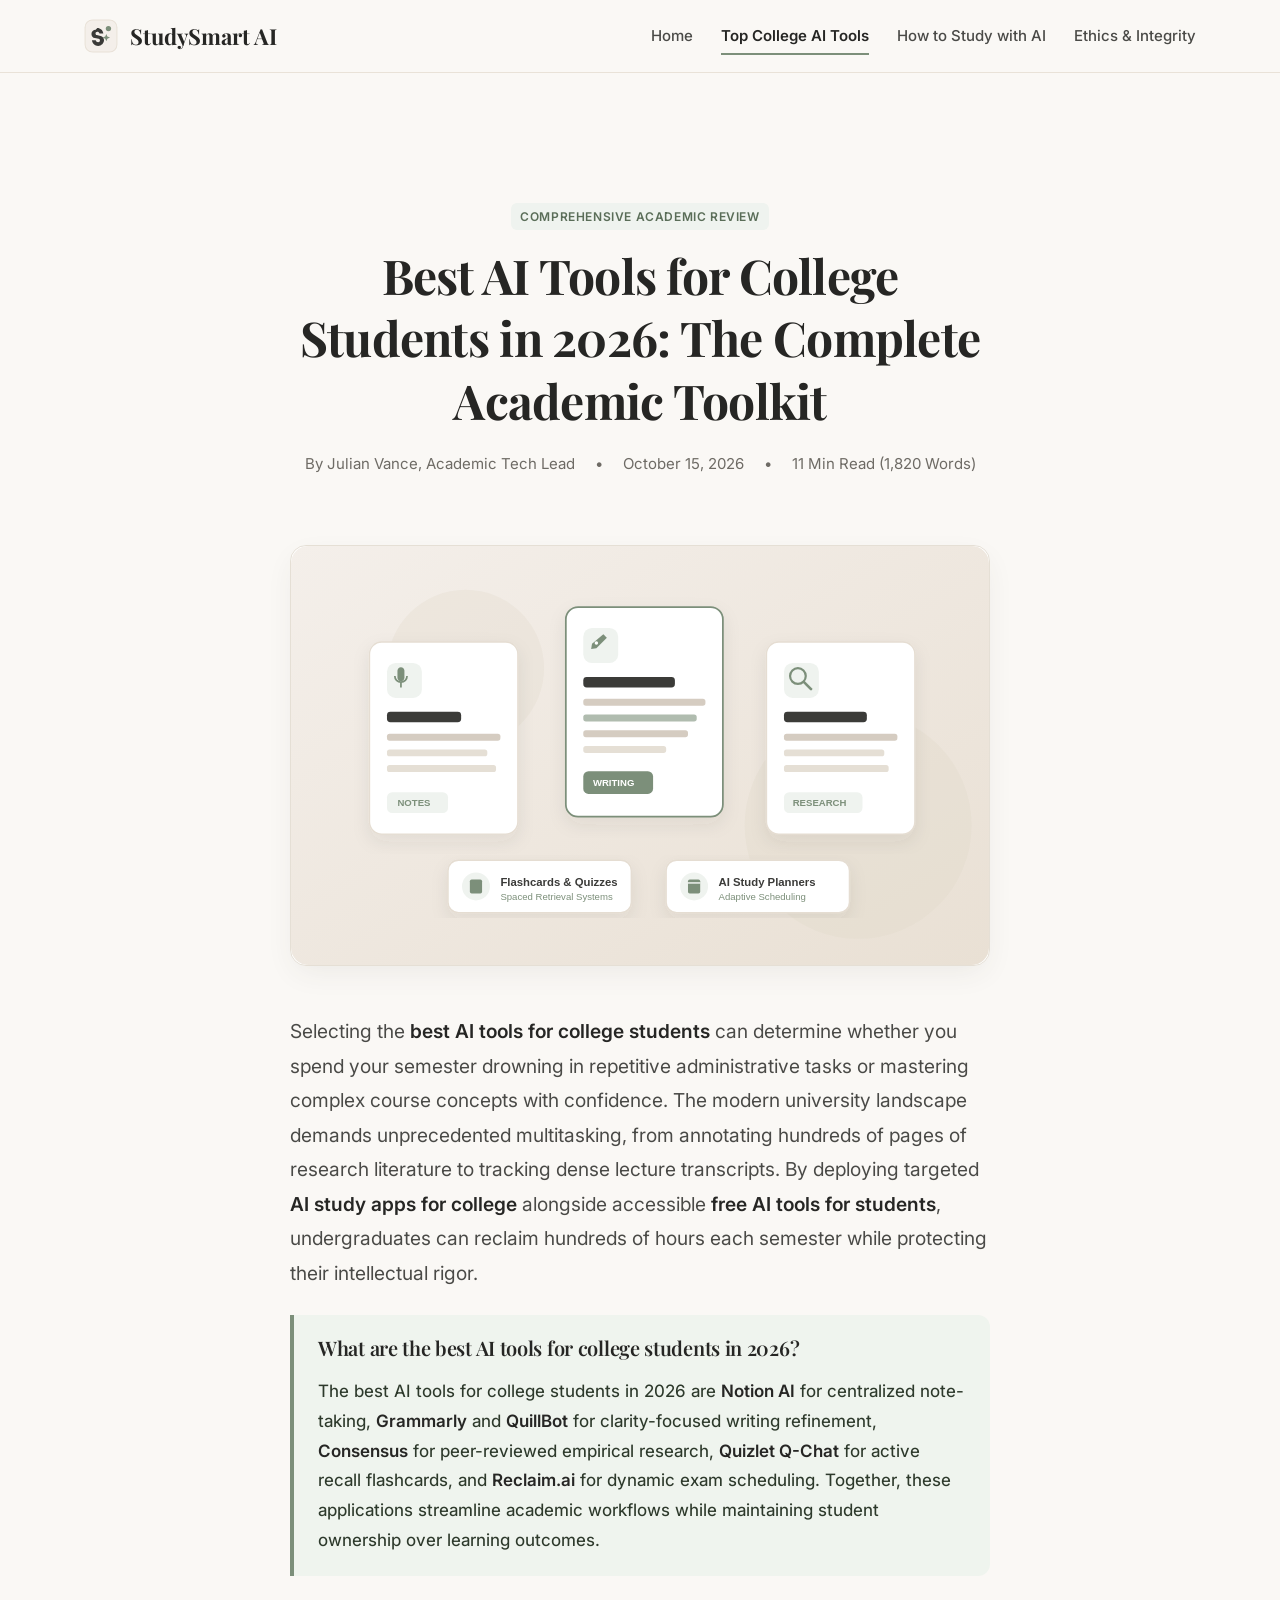
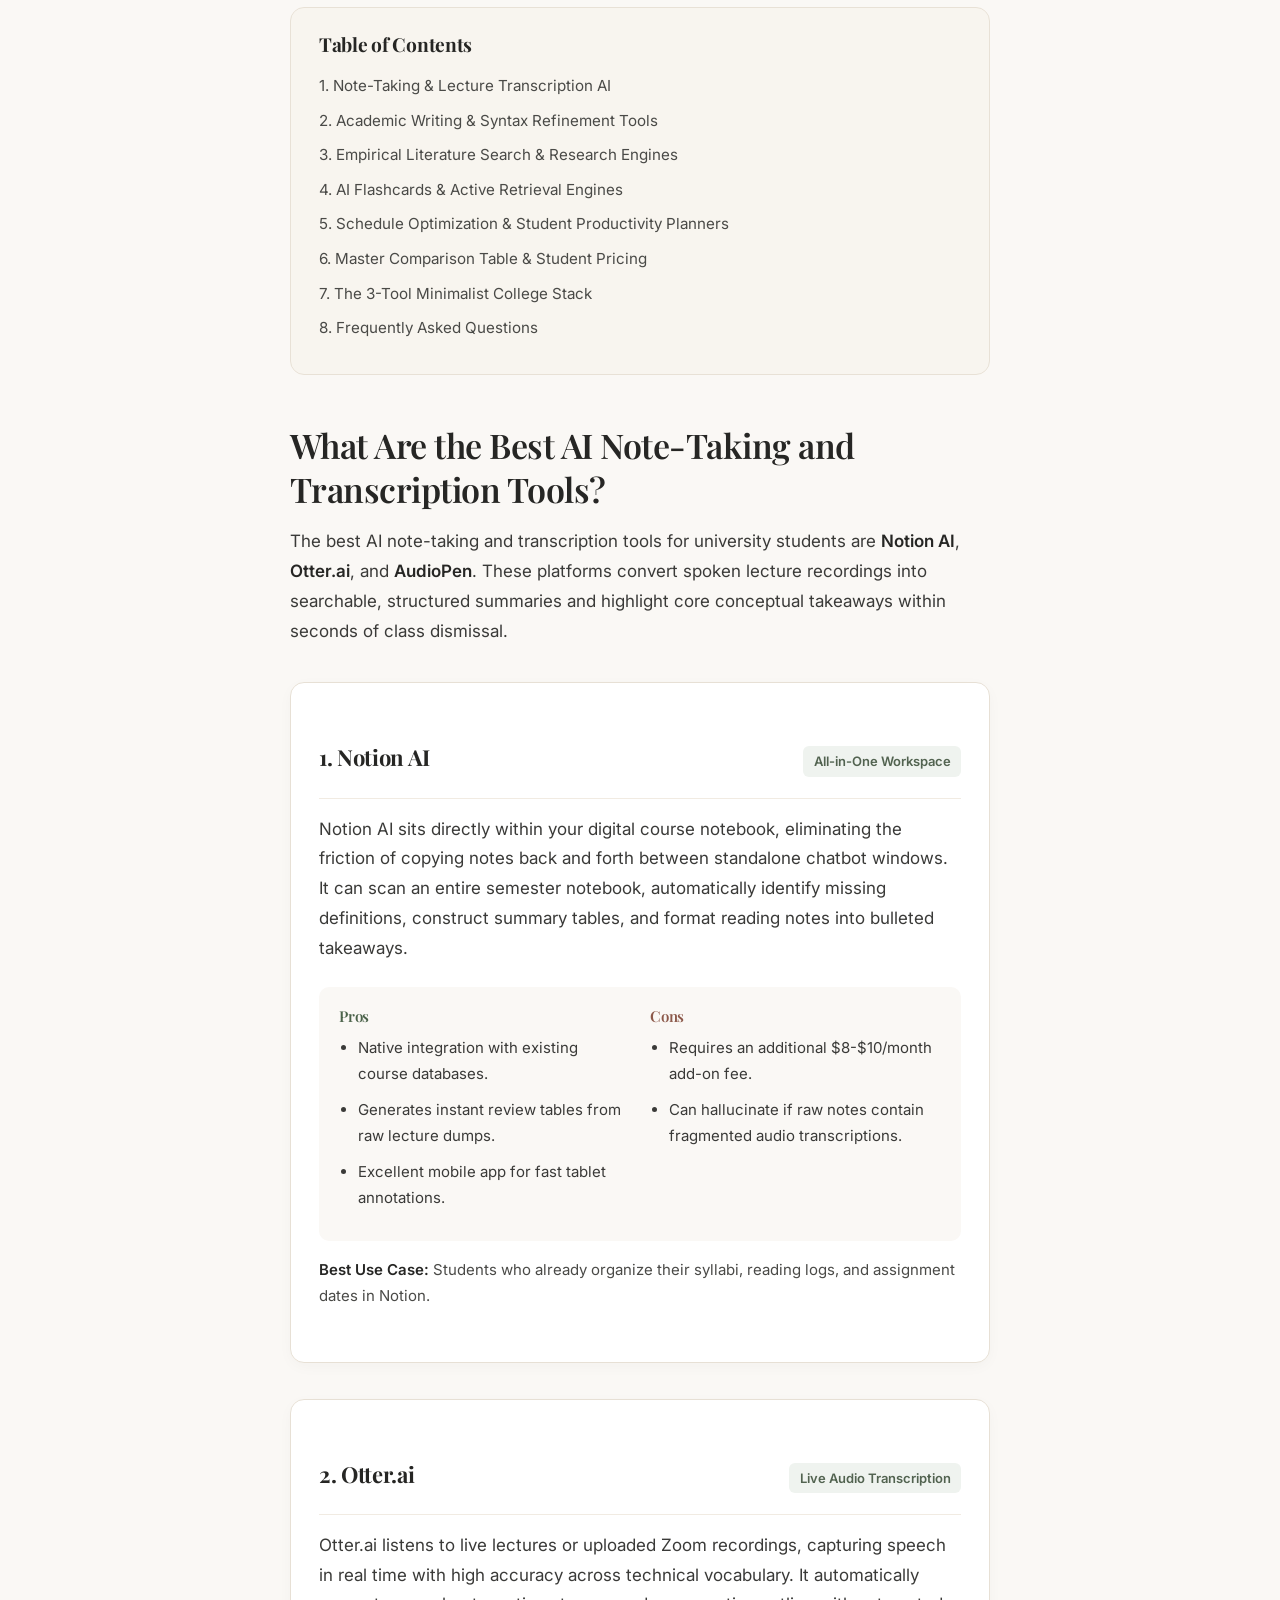
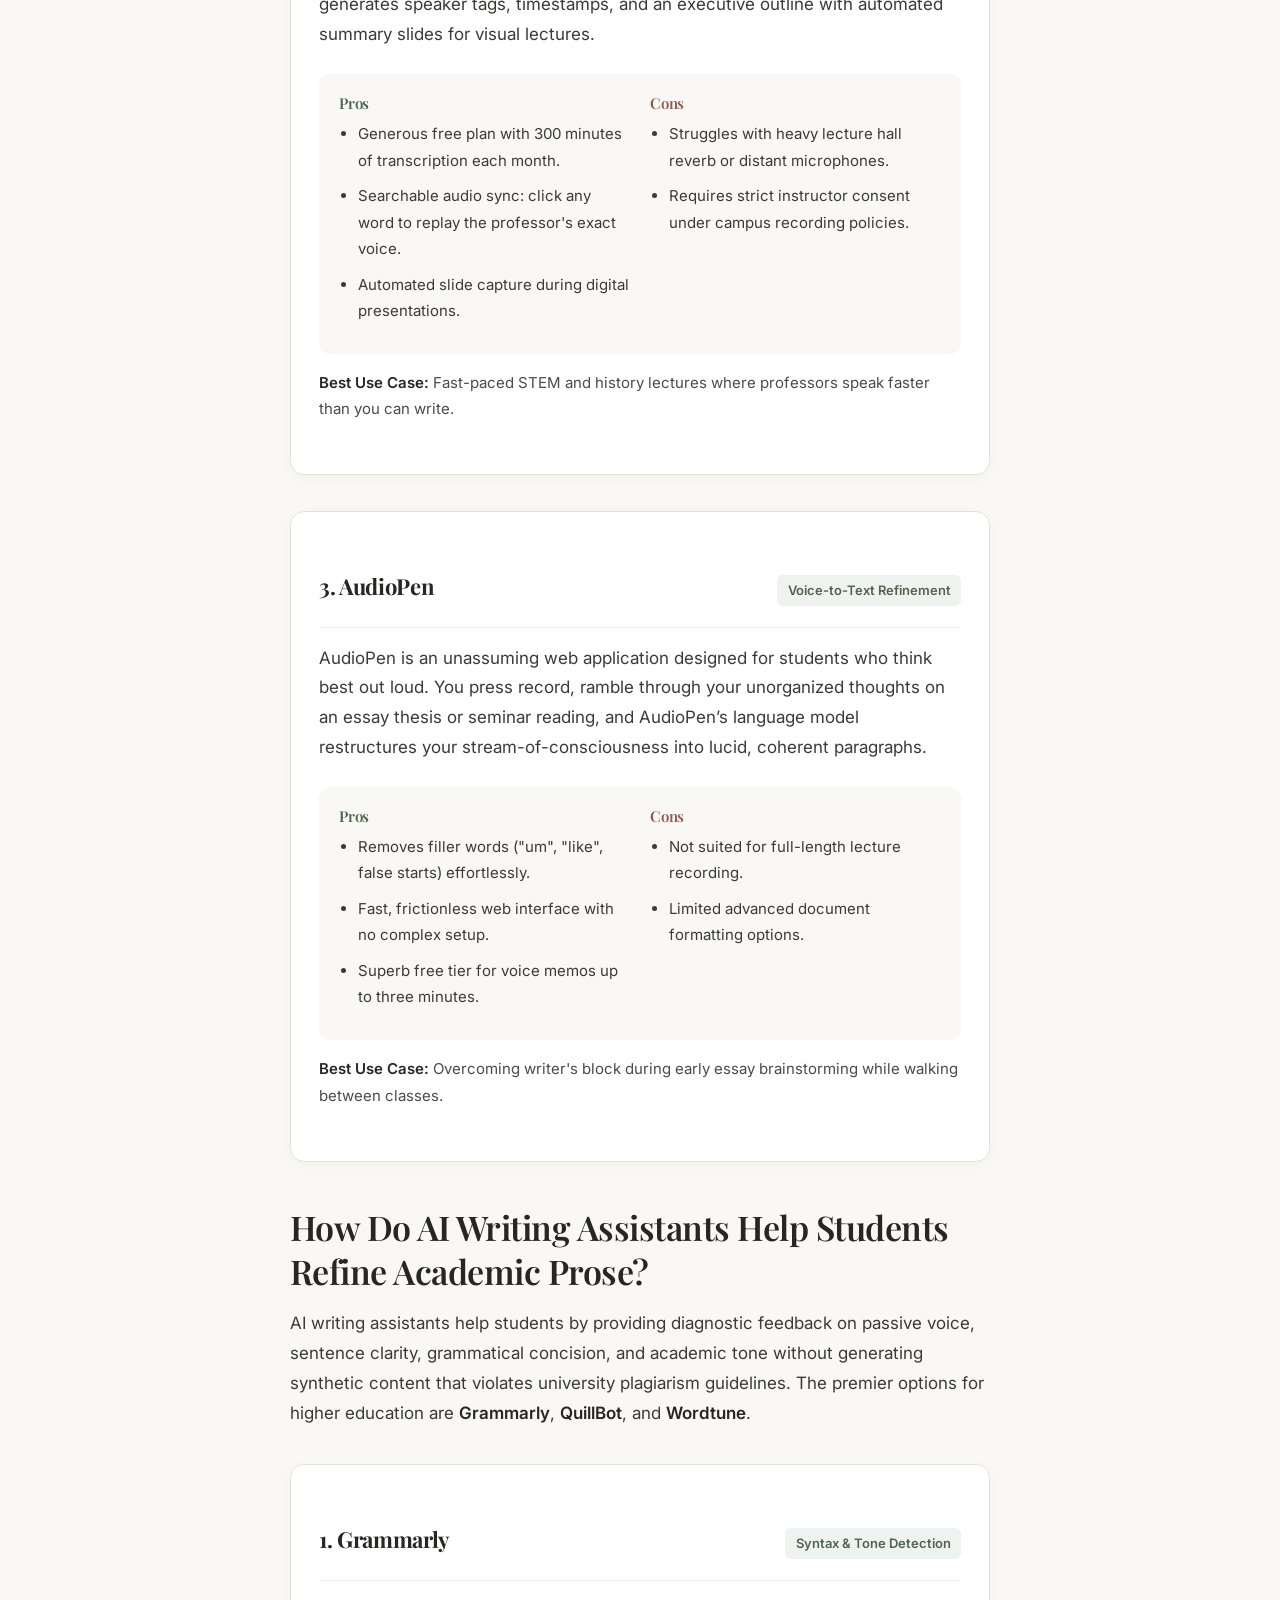
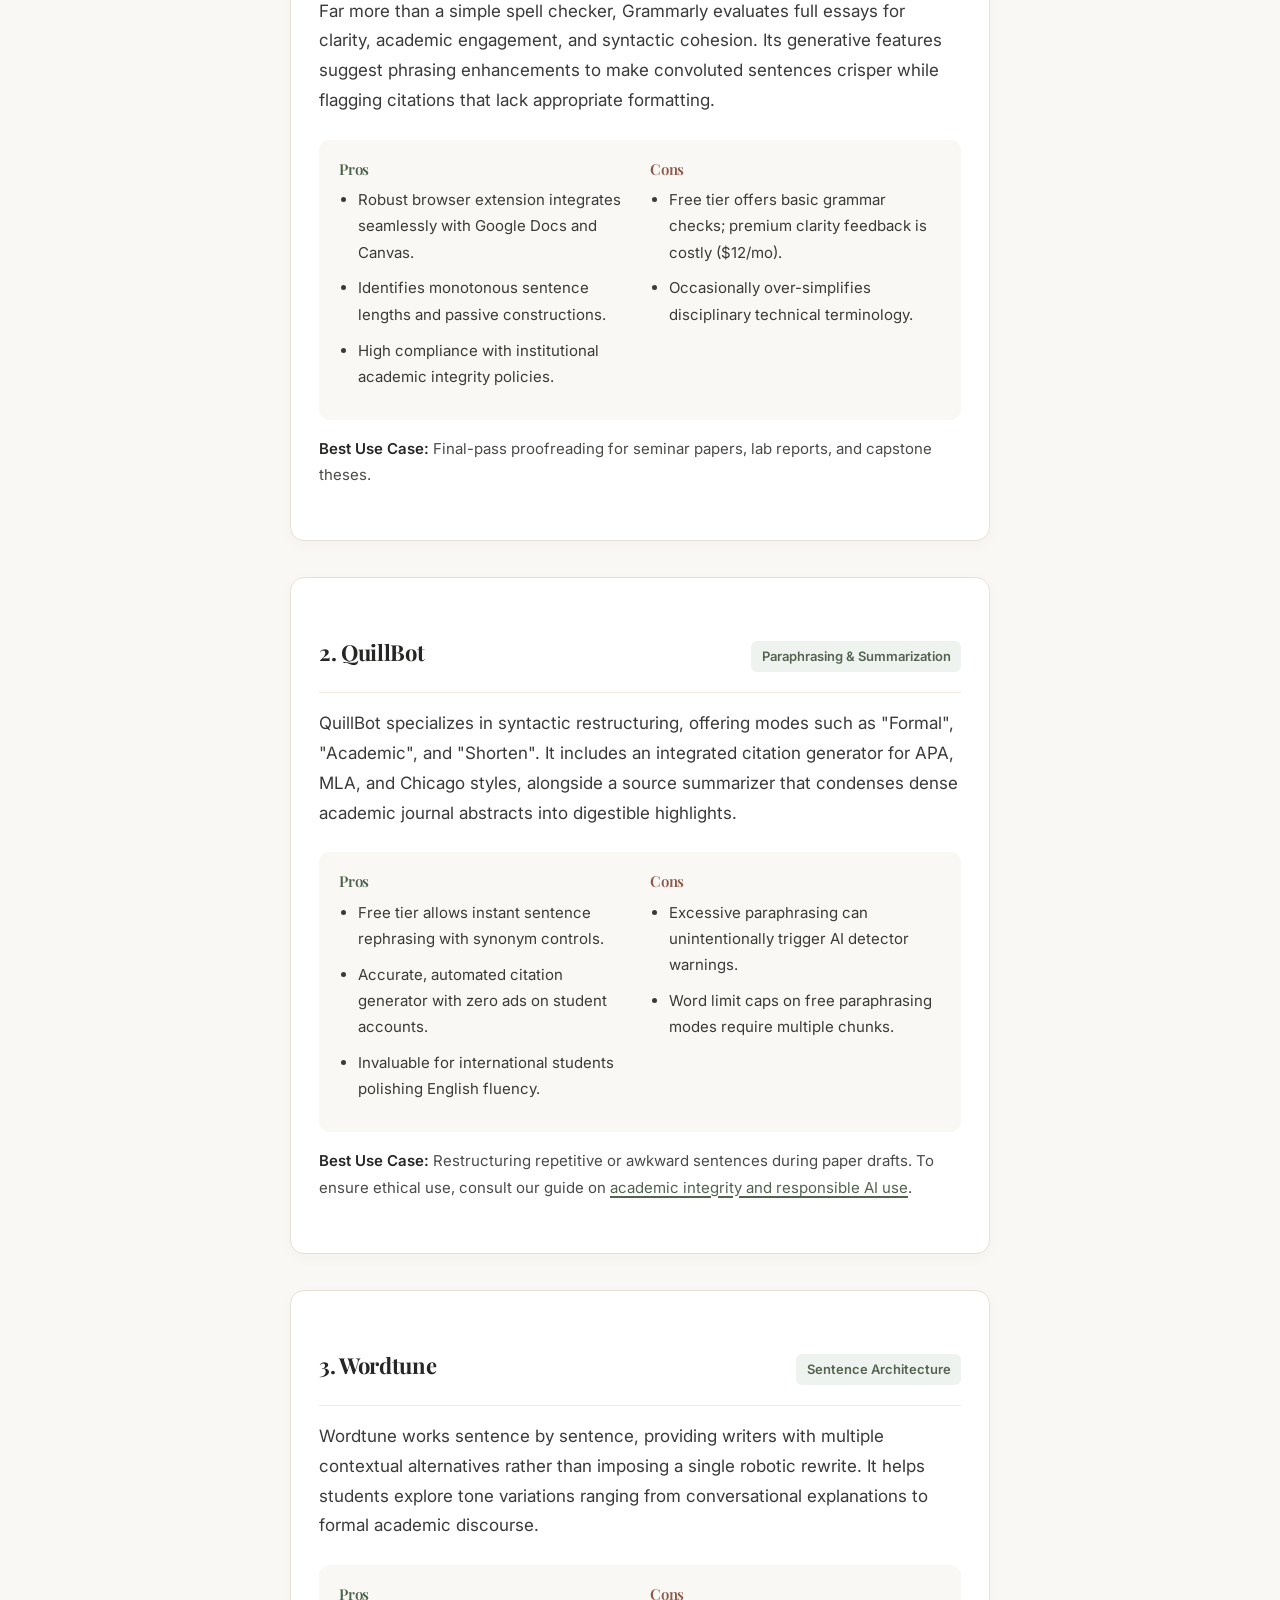
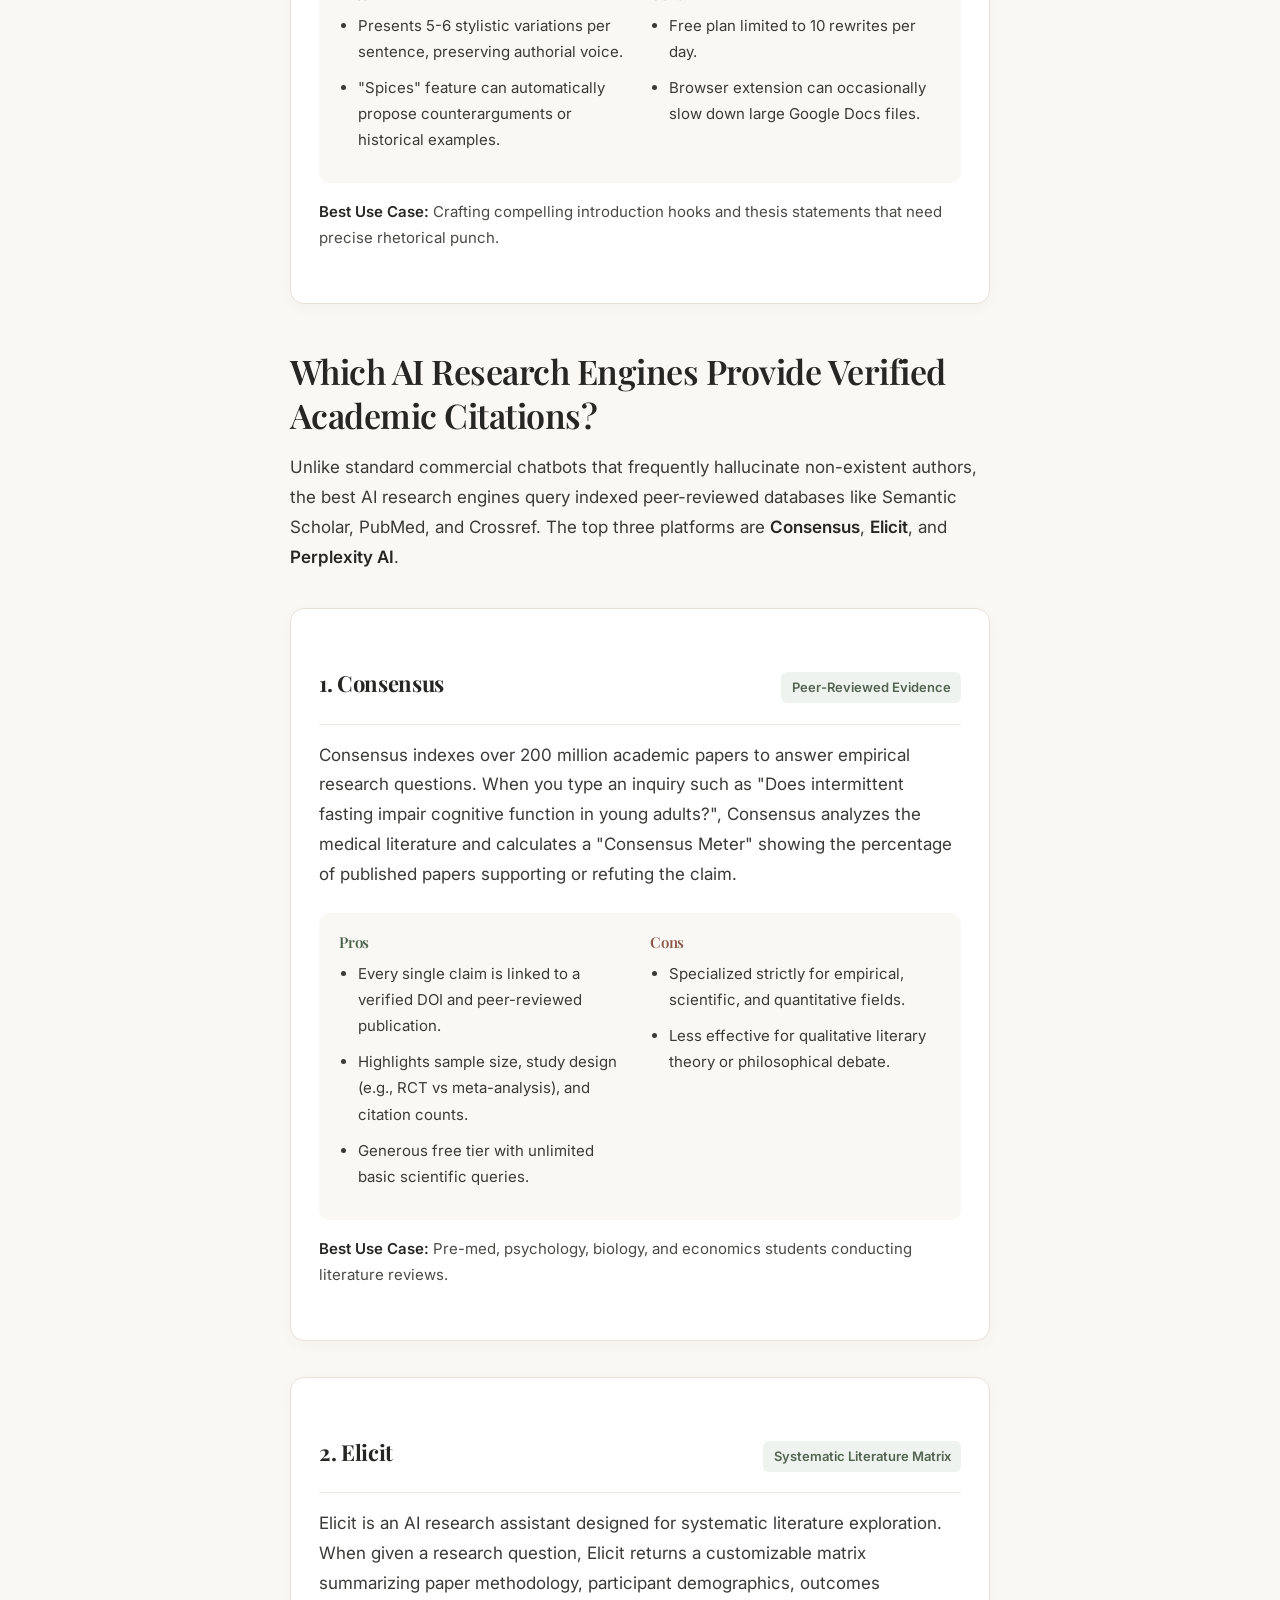
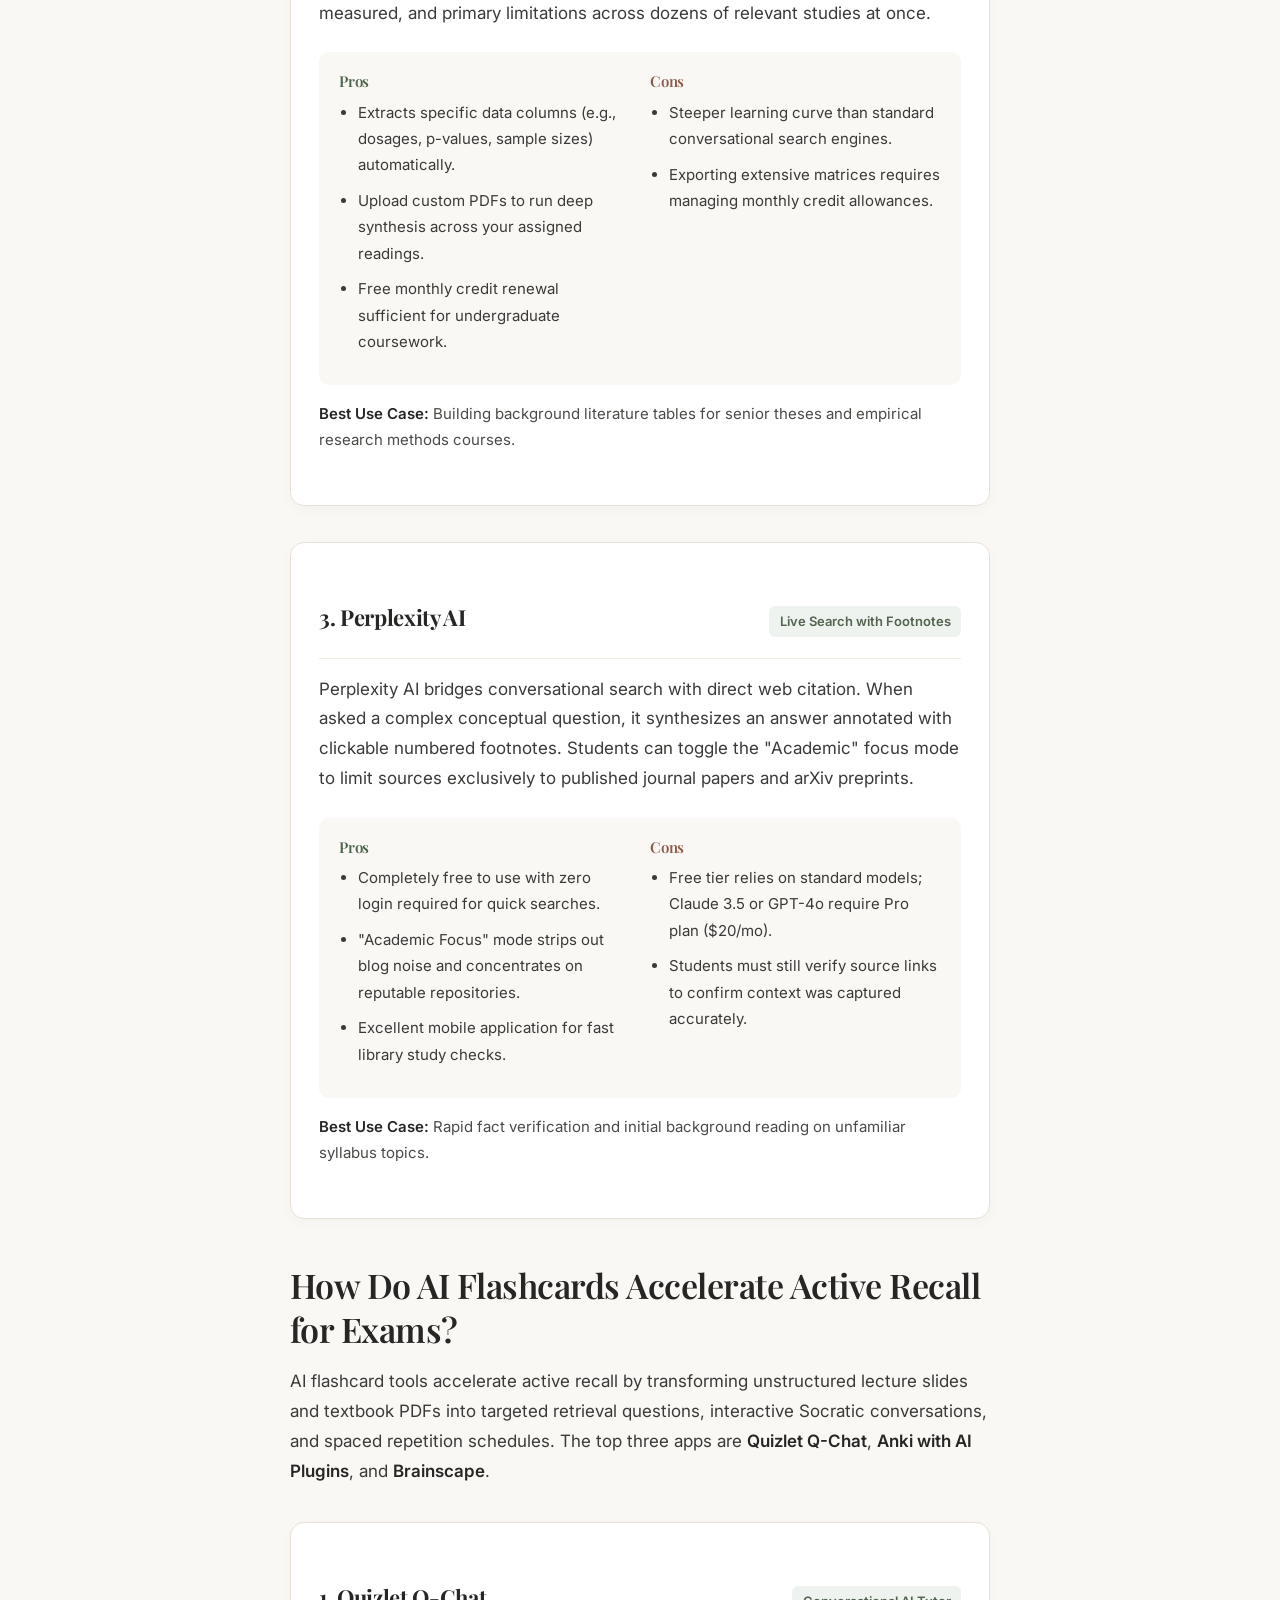
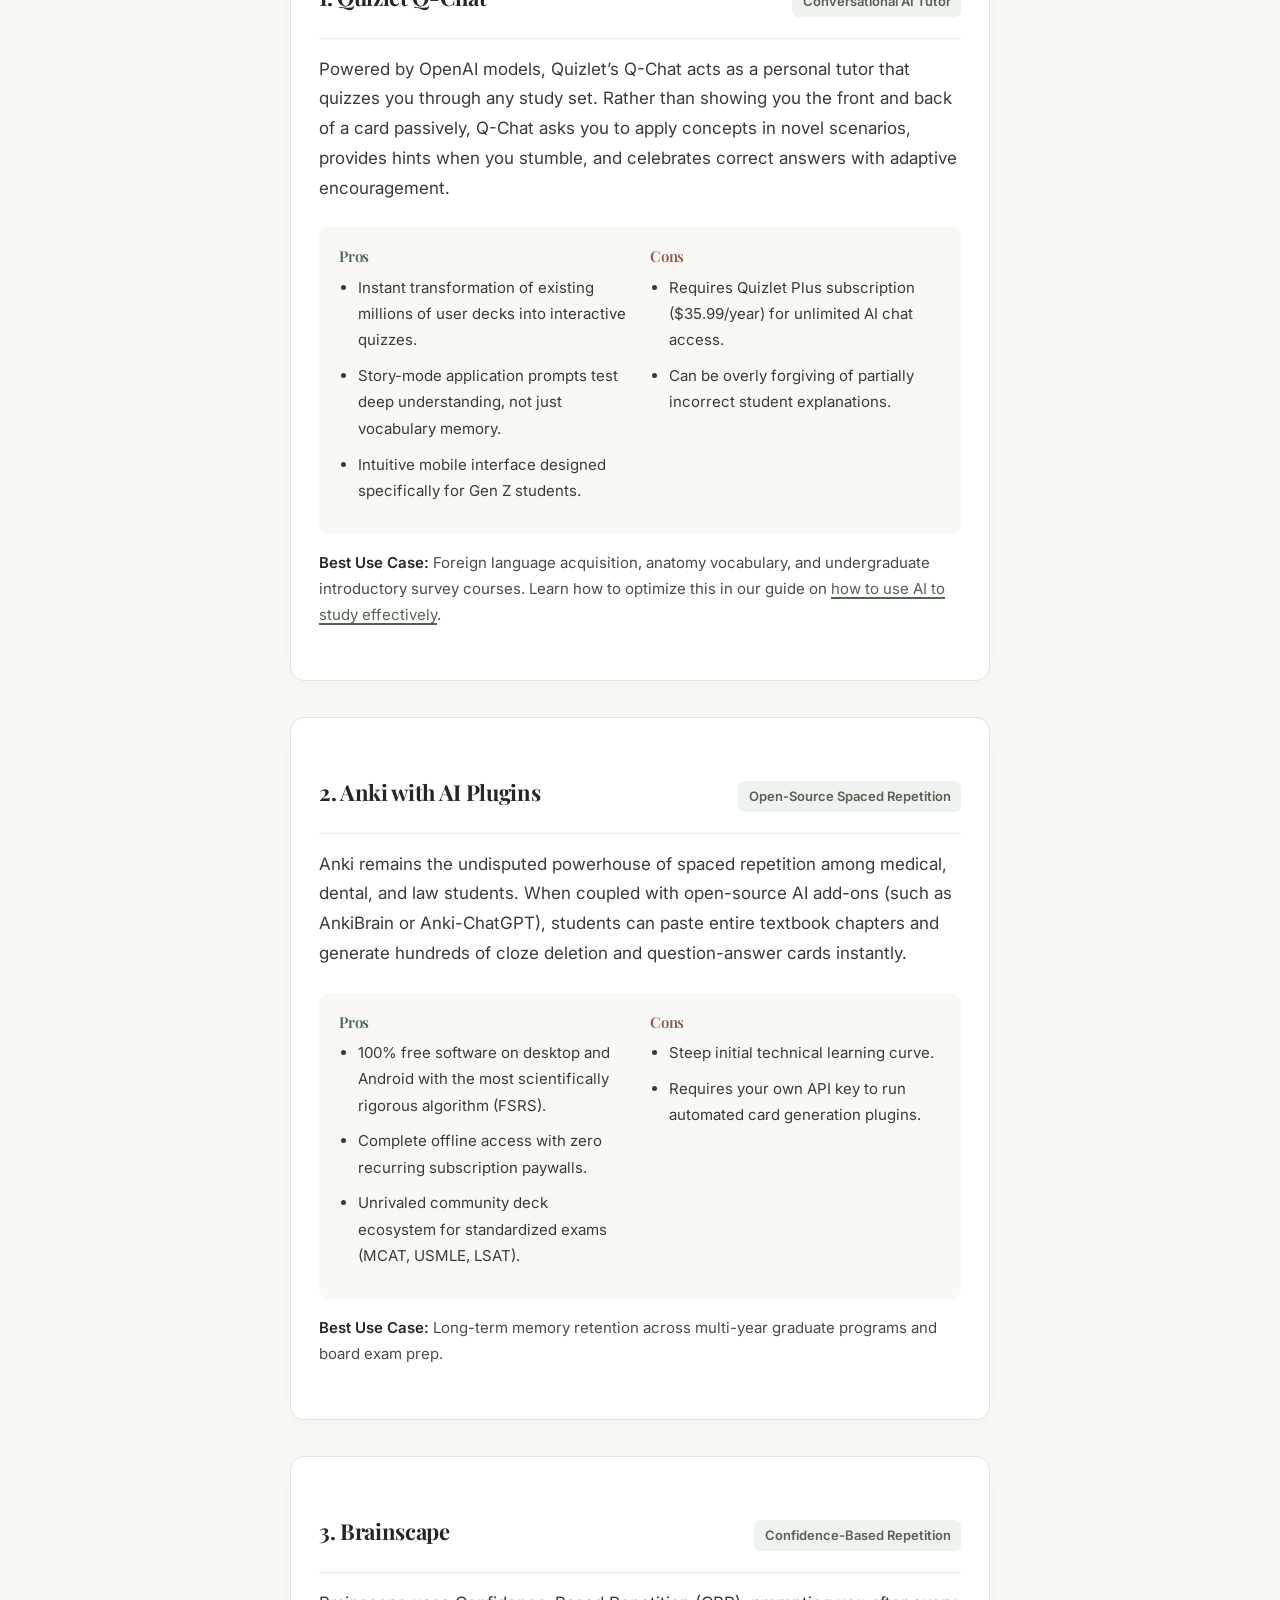
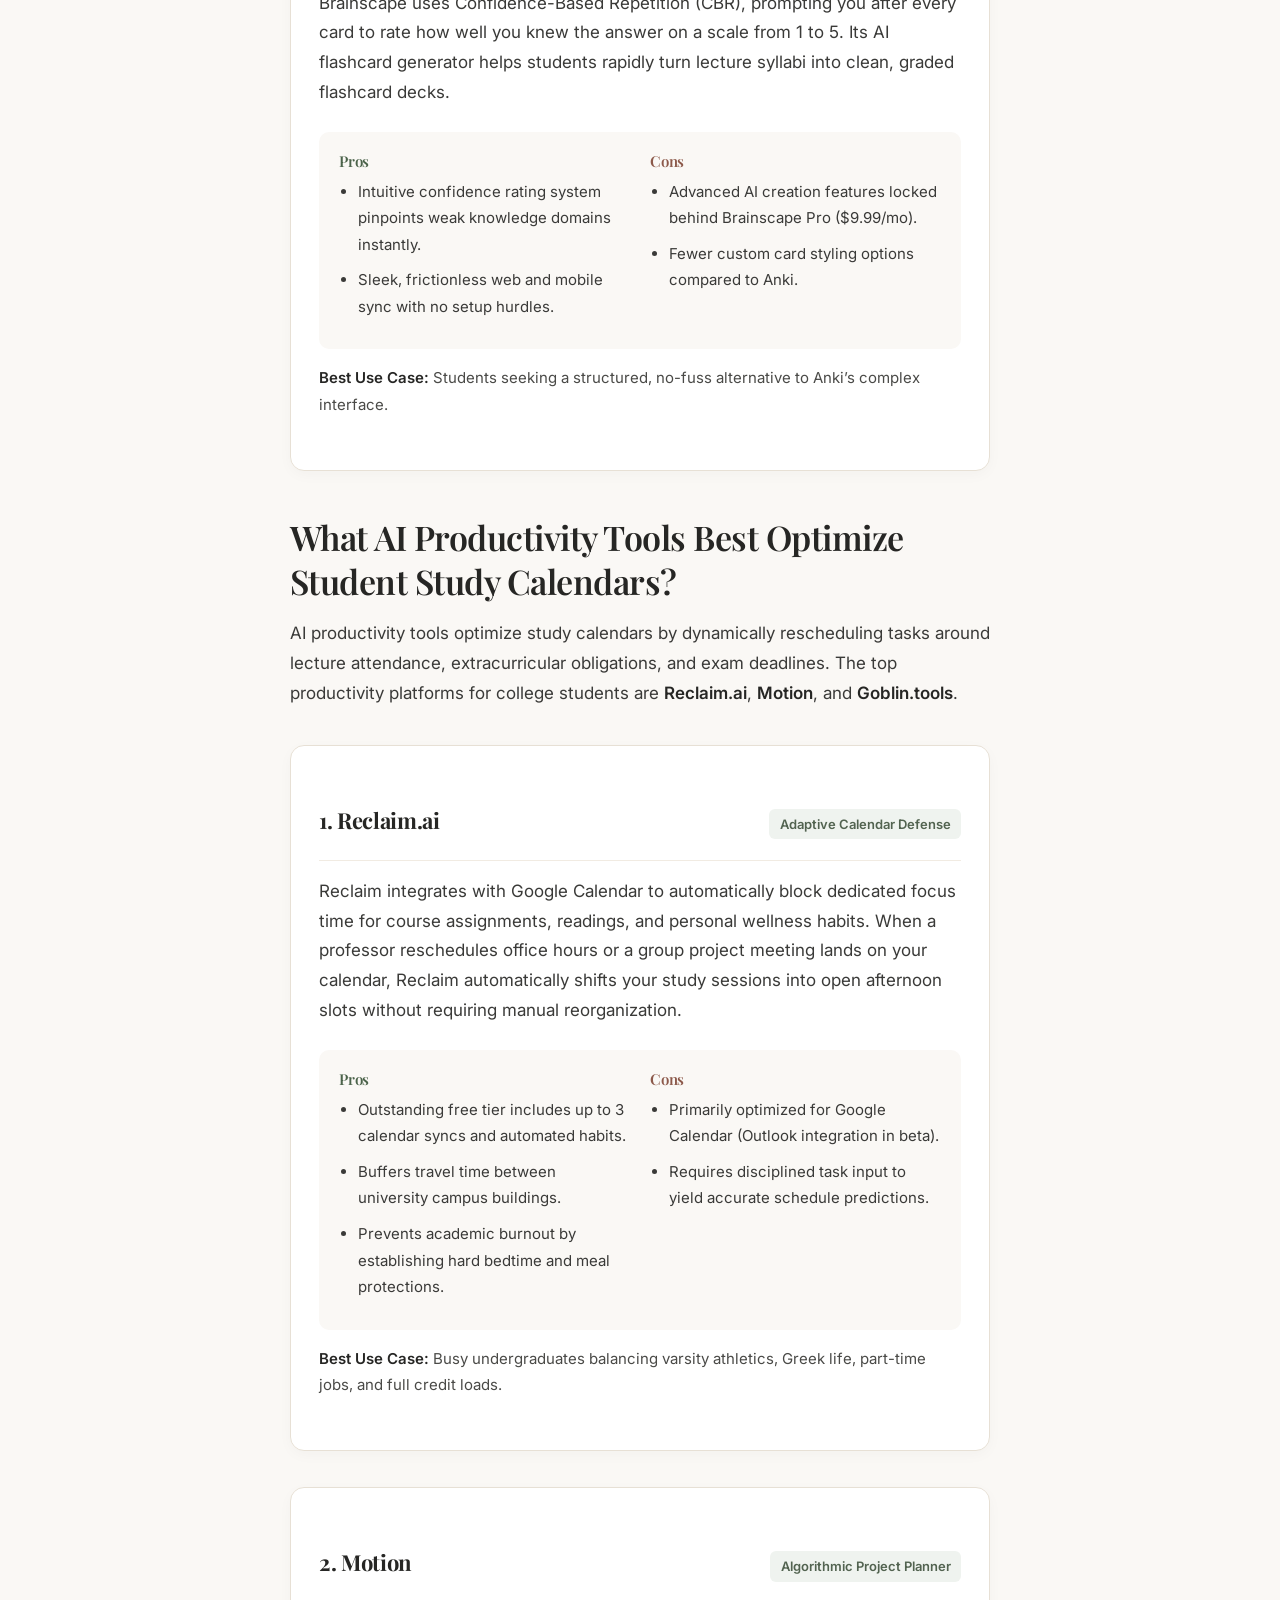
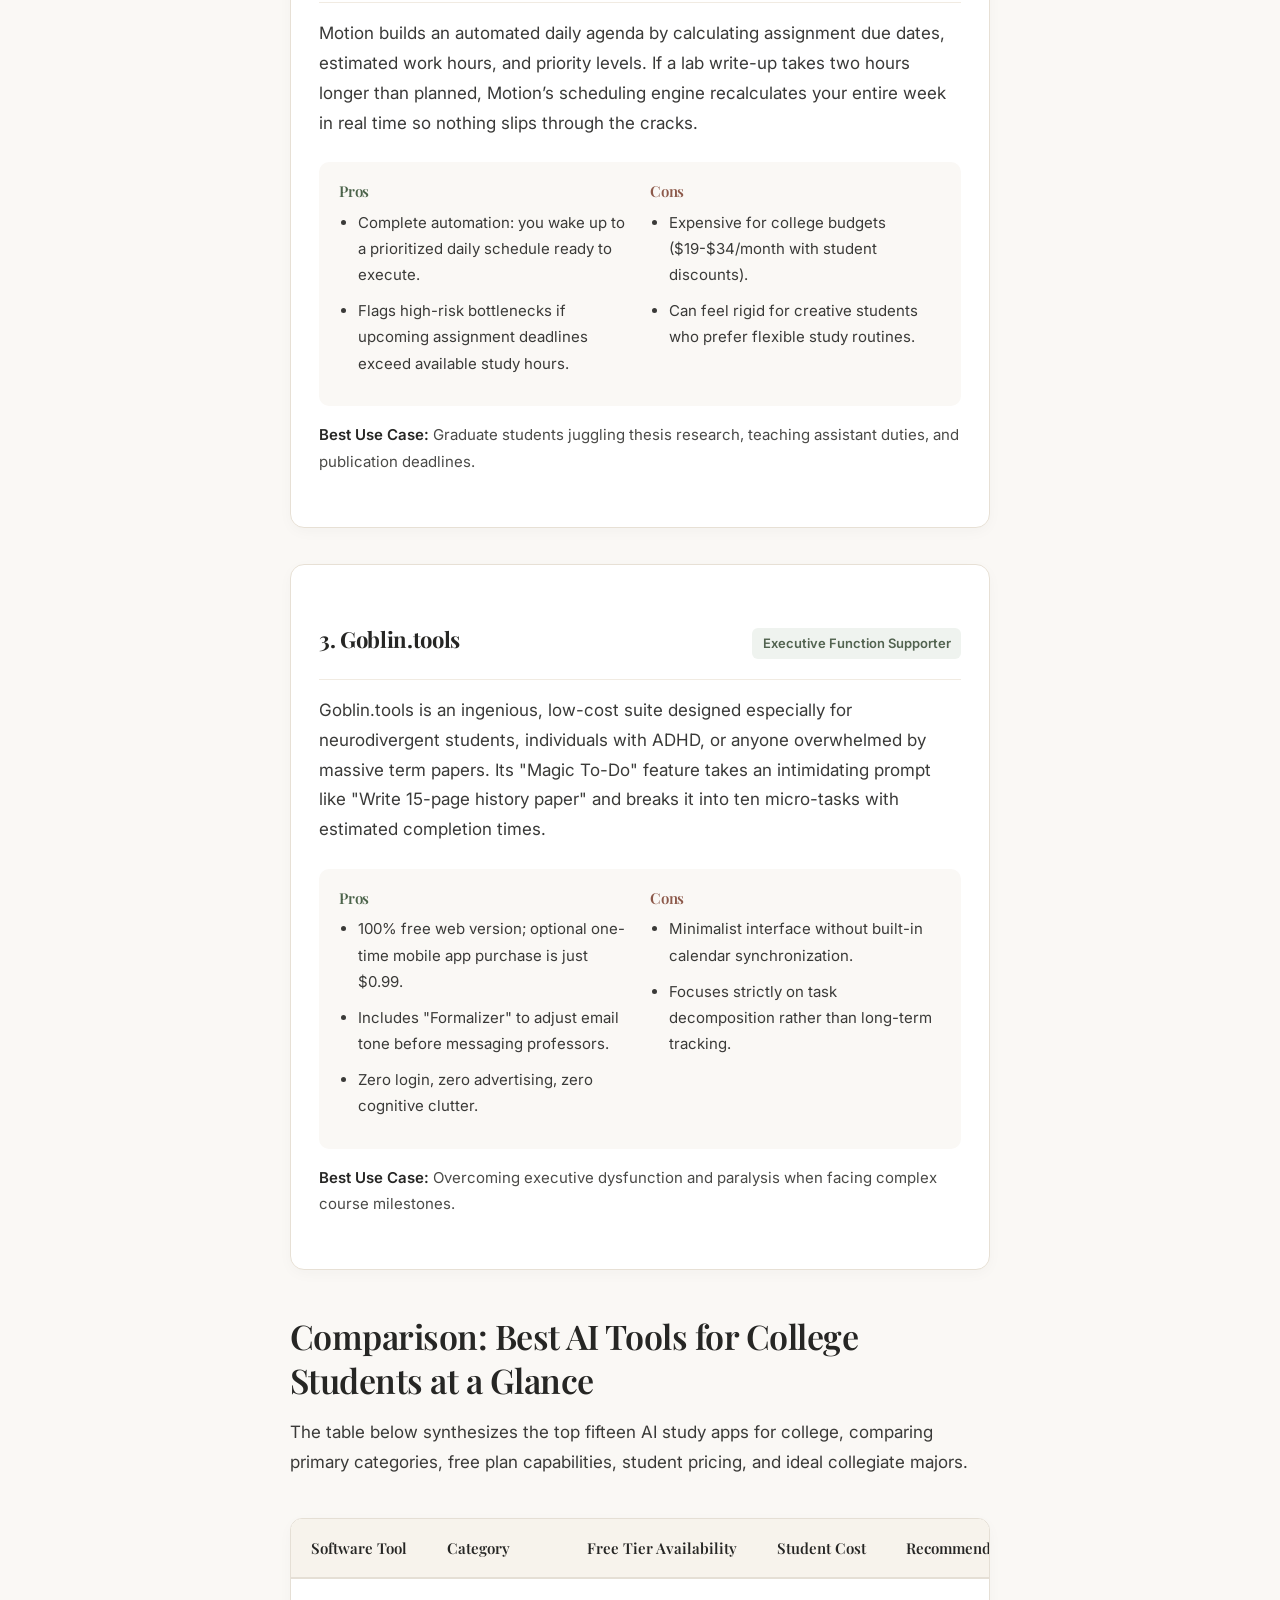
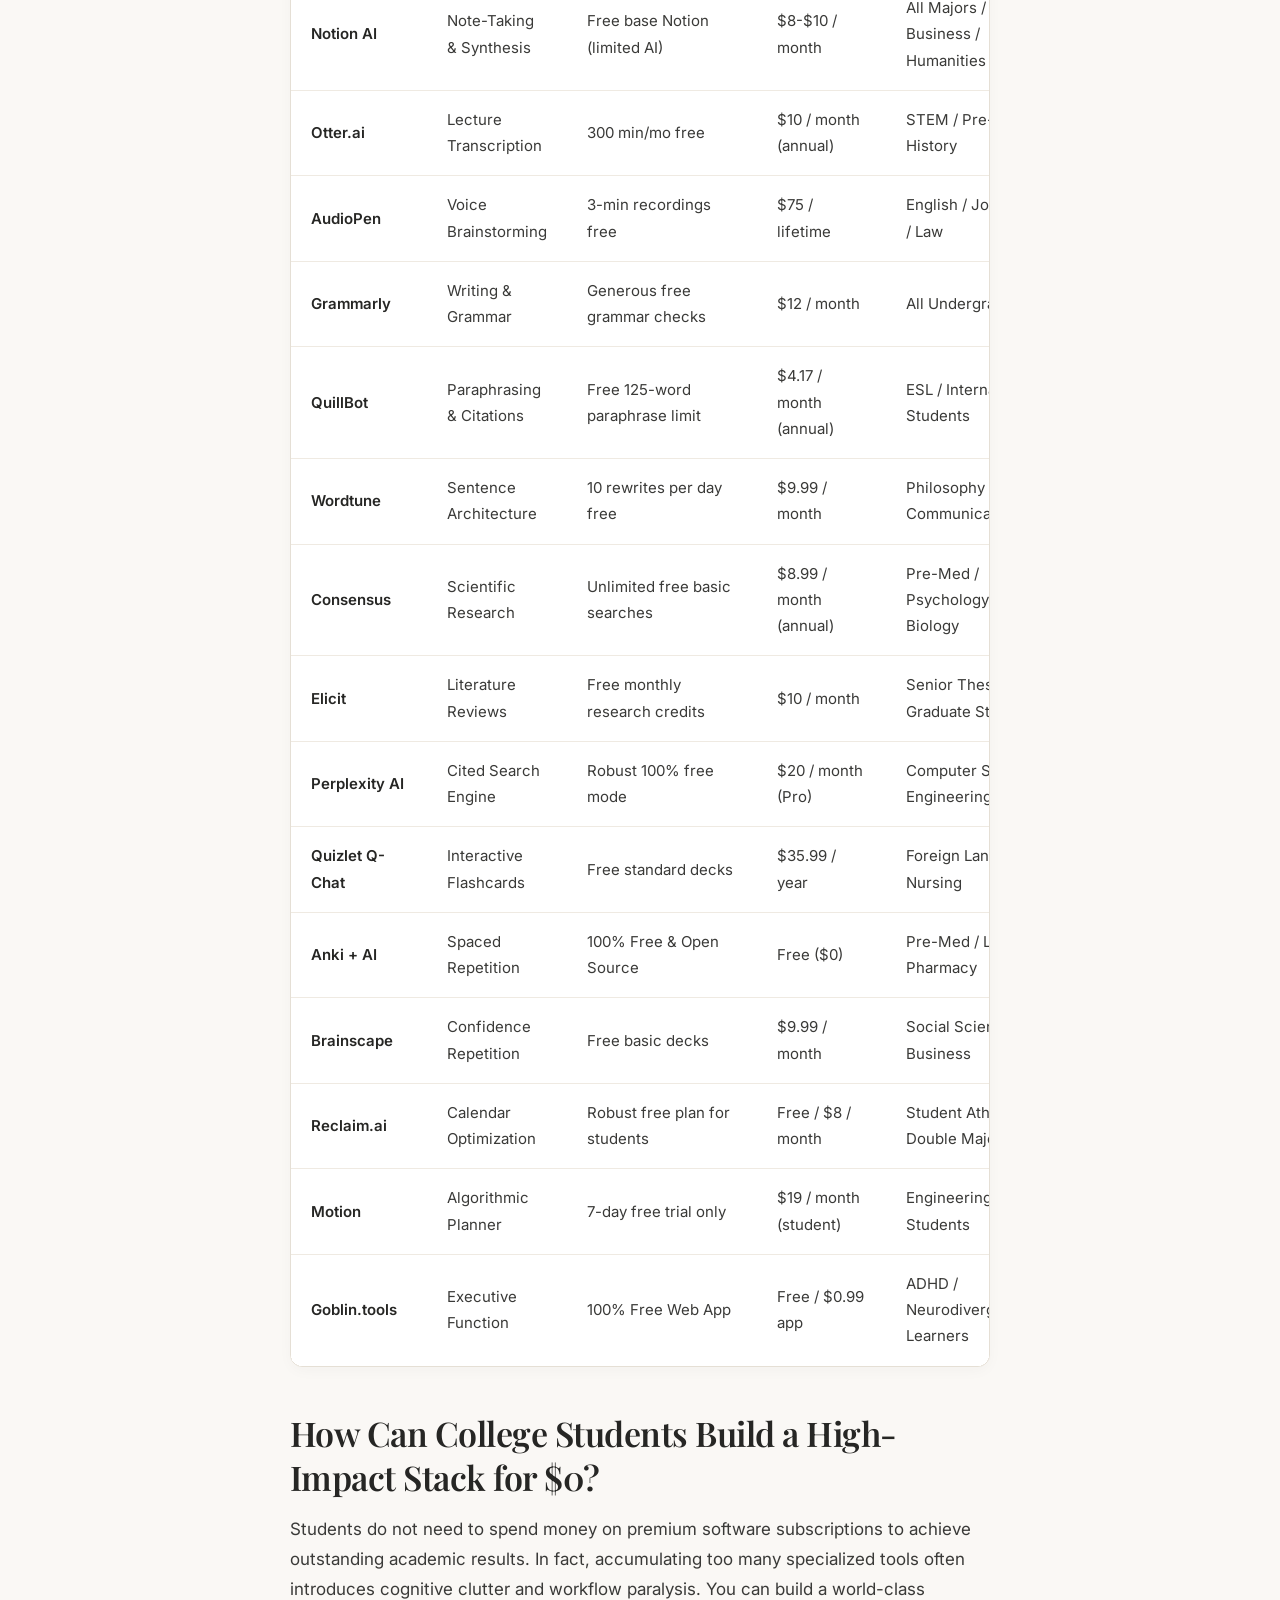
<file: best-ai-tools-for-college-students/index.html>
<!DOCTYPE html>
<html lang="en">
<head>
  <meta charset="UTF-8">
  <meta name="viewport" content="width=device-width, initial-scale=1.0">
  <title>Best AI Tools for College Students in 2026 | StudySmart AI</title>
  <meta name="description" content="Explore the best AI tools for college students in 2026. Compare pros, cons, and free AI tools for students across note-taking, writing, and research.">
  <link rel="canonical" href="https://studysmart-ai.vercel.app/best-ai-tools-for-college-students">
  <link rel="icon" type="image/svg+xml" href="/assets/images/favicon.svg">

  <!-- Open Graph / Social Tags -->
  <meta property="og:type" content="article">
  <meta property="og:url" content="https://studysmart-ai.vercel.app/best-ai-tools-for-college-students">
  <meta property="og:title" content="Best AI Tools for College Students in 2026 | StudySmart AI">
  <meta property="og:description" content="Explore the best AI tools for college students in 2026. Compare pros, cons, and free AI tools for students across note-taking, writing, and research.">
  <meta property="og:image" content="https://studysmart-ai.vercel.app/assets/images/hero-article-1.svg">
  <meta property="og:site_name" content="StudySmart AI">
  <meta property="article:published_time" content="2026-10-15T08:00:00Z">
  <meta property="article:section" content="Academic Technology">

  <!-- Twitter Card Tags -->
  <meta name="twitter:card" content="summary_large_image">
  <meta name="twitter:title" content="Best AI Tools for College Students in 2026 | StudySmart AI">
  <meta name="twitter:description" content="Explore the best AI tools for college students in 2026. Compare pros, cons, and free AI tools for students across note-taking, writing, and research.">
  <meta name="twitter:image" content="https://studysmart-ai.vercel.app/assets/images/hero-article-1.svg">

  <!-- Google Fonts: Playfair Display & Inter -->
  <link rel="preconnect" href="https://fonts.googleapis.com">
  <link rel="preconnect" href="https://fonts.gstatic.com" crossorigin>
  <link href="https://fonts.googleapis.com/css2?family=Inter:wght@400;500;600;700&family=Playfair+Display:ital,wght@0,500;0,600;0,700;1,400&display=swap" rel="stylesheet">

  <!-- Main Stylesheet -->
  <link rel="stylesheet" href="/assets/css/styles.css">

  <!-- Structured Data: Article & FAQ Schema -->
  <script type="application/ld+json">
  {
    "@context": "https://schema.org",
    "@graph": [
      {
        "@type": "Article",
        "@id": "https://studysmart-ai.vercel.app/best-ai-tools-for-college-students#article",
        "isPartOf": {
          "@type": "WebPage",
          "@id": "https://studysmart-ai.vercel.app/best-ai-tools-for-college-students"
        },
        "headline": "Best AI Tools for College Students in 2026: The Complete Academic Toolkit",
        "description": "Explore the best AI tools for college students in 2026. Compare pros, cons, and free AI tools for students across note-taking, writing, and research.",
        "image": "https://studysmart-ai.vercel.app/assets/images/hero-article-1.svg",
        "datePublished": "2026-10-15T08:00:00Z",
        "dateModified": "2026-10-16T00:00:00Z",
        "author": {
          "@type": "Person",
          "name": "Julian Vance",
          "jobTitle": "Academic Technology Lead",
          "affiliation": "StudySmart AI Research Lab"
        },
        "publisher": {
          "@type": "Organization",
          "name": "StudySmart AI",
          "logo": {
            "@type": "ImageObject",
            "url": "https://studysmart-ai.vercel.app/assets/images/favicon.svg"
          }
        },
        "mainEntityOfPage": "https://studysmart-ai.vercel.app/best-ai-tools-for-college-students"
      },
      {
        "@type": "FAQPage",
        "@id": "https://studysmart-ai.vercel.app/best-ai-tools-for-college-students#faq",
        "mainEntity": [
          {
            "@type": "Question",
            "name": "What are the best free AI tools for college students on a tight budget?",
            "acceptedAnswer": {
              "@type": "Answer",
              "text": "The top free AI tools for students include Perplexity AI for research citations, Otter.ai's free plan for 300 monthly transcription minutes, QuillBot's free paraphraser, and Goblin.tools for breaking down complex assignments into actionable micro-steps. Students can also combine free ChatGPT or Claude tiers with Socratic prompts."
            }
          },
          {
            "@type": "Question",
            "name": "Is Notion AI worth the student subscription fee?",
            "acceptedAnswer": {
              "@type": "Answer",
              "text": "Notion AI is worth the investment if you already manage all lecture notes, reading databases, and exam schedules inside Notion. The integrated capability to summarize lecture recordings, extract action items, and auto-generate review tables without switching tabs saves significant administrative overhead."
            }
          },
          {
            "@type": "Question",
            "name": "How does Consensus compare to Google Scholar for literature reviews?",
            "acceptedAnswer": {
              "@type": "Answer",
              "text": "While Google Scholar provides raw citation indices and keyword search, Consensus analyzes full-text papers to report scientific consensus percentages, sample sizes, and study methodologies. It reduces the initial literature screening phase from hours to minutes while providing direct links to verified DOI papers."
            }
          },
          {
            "@type": "Question",
            "name": "Can AI note-taking apps like Otter record lectures without professor permission?",
            "acceptedAnswer": {
              "@type": "Answer",
              "text": "Students must always request instructor consent before recording lectures. Many universities and jurisdictions have strict two-party wiretapping or intellectual property rules. However, students with documented accessibility accommodations through disability resource centers are routinely permitted to record lectures using assistive AI transcription."
            }
          },
          {
            "@type": "Question",
            "name": "Which AI flashcard app is best for medical and law students?",
            "acceptedAnswer": {
              "@type": "Answer",
              "text": "Anki, when augmented with AI card generation plugins or paired with Quizlet Q-Chat, remains the gold standard for high-density graduate programs. Its open-source spaced repetition algorithm (FSRS/SM-2) ensures long-term clinical and statutory retention far superior to standard passive re-reading."
            }
          }
        ]
      }
    ]
  }
  </script>
</head>
<body>
  <!-- Reading Progress Bar -->
  <div class="reading-progress-bar" aria-hidden="true"></div>

  <!-- Shared Header -->
  <header class="site-header">
    <div class="container header-inner">
      <a href="/" class="site-logo" aria-label="StudySmart AI - Navigate to homepage">
        <img src="/assets/images/favicon.svg" alt="StudySmart AI emblem" width="34" height="34">
        <span>StudySmart AI</span>
      </a>

      <!-- Mobile Hamburger Button -->
      <button class="mobile-nav-toggle" aria-label="Toggle navigation menu" aria-expanded="false" aria-controls="primary-nav">
        <svg viewBox="0 0 24 24" fill="none" stroke="currentColor" stroke-width="2" stroke-linecap="round" stroke-linejoin="round" aria-hidden="true">
          <line x1="3" y1="12" x2="21" y2="12"></line>
          <line x1="3" y1="6" x2="21" y2="6"></line>
          <line x1="3" y1="18" x2="21" y2="18"></line>
        </svg>
      </button>

      <!-- Primary Navigation Links -->
      <nav id="primary-nav" class="main-nav" aria-label="Primary navigation">
        <a href="/" class="nav-link">Home</a>
        <a href="/best-ai-tools-for-college-students" class="nav-link active" aria-current="page">Top College AI Tools</a>
        <a href="/how-to-use-ai-to-study" class="nav-link">How to Study with AI</a>
        <a href="/are-ai-tools-good-or-bad-for-students" class="nav-link">Ethics &amp; Integrity</a>
      </nav>
    </div>
  </header>

  <!-- Main Article Body -->
  <main id="main-content">
    <article class="article-container section-spacing">
      <!-- Article Header -->
      <header class="article-header">
        <span class="card-tag">Comprehensive Academic Review</span>
        <h1>Best AI Tools for College Students in 2026: The Complete Academic Toolkit</h1>
        <div class="article-meta">
          <span>By Julian Vance, Academic Tech Lead</span>
          <span>&bull;</span>
          <time datetime="2026-10-15">October 15, 2026</time>
          <span>&bull;</span>
          <span>11 Min Read (1,820 Words)</span>
        </div>
      </header>

      <!-- Hero Image -->
      <div class="article-hero-media reveal">
        <img src="/assets/images/hero-article-1.svg" alt="Curated digital tools and apps for higher education representing the best AI tools for college students" width="800" height="480" fetchpriority="high">
      </div>

      <!-- Introduction (Keywords within first 100 words) -->
      <div class="reveal">
        <p class="lead">
          Selecting the <strong>best AI tools for college students</strong> can determine whether you spend your semester drowning in repetitive administrative tasks or mastering complex course concepts with confidence. The modern university landscape demands unprecedented multitasking, from annotating hundreds of pages of research literature to tracking dense lecture transcripts. By deploying targeted <strong>AI study apps for college</strong> alongside accessible <strong>free AI tools for students</strong>, undergraduates can reclaim hundreds of hours each semester while protecting their intellectual rigor.
        </p>
      </div>

      <!-- AEO Answer Box 1 -->
      <div class="aeo-direct-answer reveal">
        <h2 style="margin-top: 0; font-size: 1.25rem;">What are the best AI tools for college students in 2026?</h2>
        <p>
          The best AI tools for college students in 2026 are <strong>Notion AI</strong> for centralized note-taking, <strong>Grammarly</strong> and <strong>QuillBot</strong> for clarity-focused writing refinement, <strong>Consensus</strong> for peer-reviewed empirical research, <strong>Quizlet Q-Chat</strong> for active recall flashcards, and <strong>Reclaim.ai</strong> for dynamic exam scheduling. Together, these applications streamline academic workflows while maintaining student ownership over learning outcomes.
        </p>
      </div>

      <!-- Table of Contents -->
      <nav class="toc-card reveal" aria-label="Table of Contents">
        <h3 class="toc-title">Table of Contents</h3>
        <ul class="toc-list">
          <li><a href="#note-taking-tools">1. Note-Taking &amp; Lecture Transcription AI</a></li>
          <li><a href="#writing-tools">2. Academic Writing &amp; Syntax Refinement Tools</a></li>
          <li><a href="#research-tools">3. Empirical Literature Search &amp; Research Engines</a></li>
          <li><a href="#quiz-tools">4. AI Flashcards &amp; Active Retrieval Engines</a></li>
          <li><a href="#planning-tools">5. Schedule Optimization &amp; Student Productivity Planners</a></li>
          <li><a href="#comparison-matrix">6. Master Comparison Table &amp; Student Pricing</a></li>
          <li><a href="#minimal-stack">7. The 3-Tool Minimalist College Stack</a></li>
          <li><a href="#article-faq">8. Frequently Asked Questions</a></li>
        </ul>
      </nav>

      <!-- Section 1: Note Taking -->
      <section id="note-taking-tools" class="reveal">
        <h2>What Are the Best AI Note-Taking and Transcription Tools?</h2>
        <p>
          The best AI note-taking and transcription tools for university students are <strong>Notion AI</strong>, <strong>Otter.ai</strong>, and <strong>AudioPen</strong>. These platforms convert spoken lecture recordings into searchable, structured summaries and highlight core conceptual takeaways within seconds of class dismissal.
        </p>

        <!-- Notion AI Profile -->
        <div class="tool-profile-card">
          <div class="tool-profile-header">
            <h3 class="tool-profile-title">1. Notion AI</h3>
            <span class="tool-profile-badge">All-in-One Workspace</span>
          </div>
          <p>
            Notion AI sits directly within your digital course notebook, eliminating the friction of copying notes back and forth between standalone chatbot windows. It can scan an entire semester notebook, automatically identify missing definitions, construct summary tables, and format reading notes into bulleted takeaways.
          </p>
          <div class="tool-pros-cons">
            <div class="tool-pros">
              <h4>Pros</h4>
              <ul>
                <li>Native integration with existing course databases.</li>
                <li>Generates instant review tables from raw lecture dumps.</li>
                <li>Excellent mobile app for fast tablet annotations.</li>
              </ul>
            </div>
            <div class="tool-cons">
              <h4>Cons</h4>
              <ul>
                <li>Requires an additional $8-$10/month add-on fee.</li>
                <li>Can hallucinate if raw notes contain fragmented audio transcriptions.</li>
              </ul>
            </div>
          </div>
          <p class="tool-best-for">
            <strong>Best Use Case:</strong> Students who already organize their syllabi, reading logs, and assignment dates in Notion.
          </p>
        </div>

        <!-- Otter.ai Profile -->
        <div class="tool-profile-card">
          <div class="tool-profile-header">
            <h3 class="tool-profile-title">2. Otter.ai</h3>
            <span class="tool-profile-badge">Live Audio Transcription</span>
          </div>
          <p>
            Otter.ai listens to live lectures or uploaded Zoom recordings, capturing speech in real time with high accuracy across technical vocabulary. It automatically generates speaker tags, timestamps, and an executive outline with automated summary slides for visual lectures.
          </p>
          <div class="tool-pros-cons">
            <div class="tool-pros">
              <h4>Pros</h4>
              <ul>
                <li>Generous free plan with 300 minutes of transcription each month.</li>
                <li>Searchable audio sync: click any word to replay the professor's exact voice.</li>
                <li>Automated slide capture during digital presentations.</li>
              </ul>
            </div>
            <div class="tool-cons">
              <h4>Cons</h4>
              <ul>
                <li>Struggles with heavy lecture hall reverb or distant microphones.</li>
                <li>Requires strict instructor consent under campus recording policies.</li>
              </ul>
            </div>
          </div>
          <p class="tool-best-for">
            <strong>Best Use Case:</strong> Fast-paced STEM and history lectures where professors speak faster than you can write.
          </p>
        </div>

        <!-- AudioPen Profile -->
        <div class="tool-profile-card">
          <div class="tool-profile-header">
            <h3 class="tool-profile-title">3. AudioPen</h3>
            <span class="tool-profile-badge">Voice-to-Text Refinement</span>
          </div>
          <p>
            AudioPen is an unassuming web application designed for students who think best out loud. You press record, ramble through your unorganized thoughts on an essay thesis or seminar reading, and AudioPen’s language model restructures your stream-of-consciousness into lucid, coherent paragraphs.
          </p>
          <div class="tool-pros-cons">
            <div class="tool-pros">
              <h4>Pros</h4>
              <ul>
                <li>Removes filler words ("um", "like", false starts) effortlessly.</li>
                <li>Fast, frictionless web interface with no complex setup.</li>
                <li>Superb free tier for voice memos up to three minutes.</li>
              </ul>
            </div>
            <div class="tool-cons">
              <h4>Cons</h4>
              <ul>
                <li>Not suited for full-length lecture recording.</li>
                <li>Limited advanced document formatting options.</li>
              </ul>
            </div>
          </div>
          <p class="tool-best-for">
            <strong>Best Use Case:</strong> Overcoming writer's block during early essay brainstorming while walking between classes.
          </p>
        </div>
      </section>

      <!-- Section 2: Writing Tools -->
      <section id="writing-tools" class="reveal">
        <h2>How Do AI Writing Assistants Help Students Refine Academic Prose?</h2>
        <p>
          AI writing assistants help students by providing diagnostic feedback on passive voice, sentence clarity, grammatical concision, and academic tone without generating synthetic content that violates university plagiarism guidelines. The premier options for higher education are <strong>Grammarly</strong>, <strong>QuillBot</strong>, and <strong>Wordtune</strong>.
        </p>

        <!-- Grammarly Profile -->
        <div class="tool-profile-card">
          <div class="tool-profile-header">
            <h3 class="tool-profile-title">1. Grammarly</h3>
            <span class="tool-profile-badge">Syntax &amp; Tone Detection</span>
          </div>
          <p>
            Far more than a simple spell checker, Grammarly evaluates full essays for clarity, academic engagement, and syntactic cohesion. Its generative features suggest phrasing enhancements to make convoluted sentences crisper while flagging citations that lack appropriate formatting.
          </p>
          <div class="tool-pros-cons">
            <div class="tool-pros">
              <h4>Pros</h4>
              <ul>
                <li>Robust browser extension integrates seamlessly with Google Docs and Canvas.</li>
                <li>Identifies monotonous sentence lengths and passive constructions.</li>
                <li>High compliance with institutional academic integrity policies.</li>
              </ul>
            </div>
            <div class="tool-cons">
              <h4>Cons</h4>
              <ul>
                <li>Free tier offers basic grammar checks; premium clarity feedback is costly ($12/mo).</li>
                <li>Occasionally over-simplifies disciplinary technical terminology.</li>
              </ul>
            </div>
          </div>
          <p class="tool-best-for">
            <strong>Best Use Case:</strong> Final-pass proofreading for seminar papers, lab reports, and capstone theses.
          </p>
        </div>

        <!-- QuillBot Profile -->
        <div class="tool-profile-card">
          <div class="tool-profile-header">
            <h3 class="tool-profile-title">2. QuillBot</h3>
            <span class="tool-profile-badge">Paraphrasing &amp; Summarization</span>
          </div>
          <p>
            QuillBot specializes in syntactic restructuring, offering modes such as "Formal", "Academic", and "Shorten". It includes an integrated citation generator for APA, MLA, and Chicago styles, alongside a source summarizer that condenses dense academic journal abstracts into digestible highlights.
          </p>
          <div class="tool-pros-cons">
            <div class="tool-pros">
              <h4>Pros</h4>
              <ul>
                <li>Free tier allows instant sentence rephrasing with synonym controls.</li>
                <li>Accurate, automated citation generator with zero ads on student accounts.</li>
                <li>Invaluable for international students polishing English fluency.</li>
              </ul>
            </div>
            <div class="tool-cons">
              <h4>Cons</h4>
              <ul>
                <li>Excessive paraphrasing can unintentionally trigger AI detector warnings.</li>
                <li>Word limit caps on free paraphrasing modes require multiple chunks.</li>
              </ul>
            </div>
          </div>
          <p class="tool-best-for">
            <strong>Best Use Case:</strong> Restructuring repetitive or awkward sentences during paper drafts. To ensure ethical use, consult our guide on <a href="/are-ai-tools-good-or-bad-for-students">academic integrity and responsible AI use</a>.
          </p>
        </div>

        <!-- Wordtune Profile -->
        <div class="tool-profile-card">
          <div class="tool-profile-header">
            <h3 class="tool-profile-title">3. Wordtune</h3>
            <span class="tool-profile-badge">Sentence Architecture</span>
          </div>
          <p>
            Wordtune works sentence by sentence, providing writers with multiple contextual alternatives rather than imposing a single robotic rewrite. It helps students explore tone variations ranging from conversational explanations to formal academic discourse.
          </p>
          <div class="tool-pros-cons">
            <div class="tool-pros">
              <h4>Pros</h4>
              <ul>
                <li>Presents 5-6 stylistic variations per sentence, preserving authorial voice.</li>
                <li>"Spices" feature can automatically propose counterarguments or historical examples.</li>
              </ul>
            </div>
            <div class="tool-cons">
              <h4>Cons</h4>
              <ul>
                <li>Free plan limited to 10 rewrites per day.</li>
                <li>Browser extension can occasionally slow down large Google Docs files.</li>
              </ul>
            </div>
          </div>
          <p class="tool-best-for">
            <strong>Best Use Case:</strong> Crafting compelling introduction hooks and thesis statements that need precise rhetorical punch.
          </p>
        </div>
      </section>

      <!-- Section 3: Research Tools -->
      <section id="research-tools" class="reveal">
        <h2>Which AI Research Engines Provide Verified Academic Citations?</h2>
        <p>
          Unlike standard commercial chatbots that frequently hallucinate non-existent authors, the best AI research engines query indexed peer-reviewed databases like Semantic Scholar, PubMed, and Crossref. The top three platforms are <strong>Consensus</strong>, <strong>Elicit</strong>, and <strong>Perplexity AI</strong>.
        </p>

        <!-- Consensus Profile -->
        <div class="tool-profile-card">
          <div class="tool-profile-header">
            <h3 class="tool-profile-title">1. Consensus</h3>
            <span class="tool-profile-badge">Peer-Reviewed Evidence</span>
          </div>
          <p>
            Consensus indexes over 200 million academic papers to answer empirical research questions. When you type an inquiry such as "Does intermittent fasting impair cognitive function in young adults?", Consensus analyzes the medical literature and calculates a "Consensus Meter" showing the percentage of published papers supporting or refuting the claim.
          </p>
          <div class="tool-pros-cons">
            <div class="tool-pros">
              <h4>Pros</h4>
              <ul>
                <li>Every single claim is linked to a verified DOI and peer-reviewed publication.</li>
                <li>Highlights sample size, study design (e.g., RCT vs meta-analysis), and citation counts.</li>
                <li>Generous free tier with unlimited basic scientific queries.</li>
              </ul>
            </div>
            <div class="tool-cons">
              <h4>Cons</h4>
              <ul>
                <li>Specialized strictly for empirical, scientific, and quantitative fields.</li>
                <li>Less effective for qualitative literary theory or philosophical debate.</li>
              </ul>
            </div>
          </div>
          <p class="tool-best-for">
            <strong>Best Use Case:</strong> Pre-med, psychology, biology, and economics students conducting literature reviews.
          </p>
        </div>

        <!-- Elicit Profile -->
        <div class="tool-profile-card">
          <div class="tool-profile-header">
            <h3 class="tool-profile-title">2. Elicit</h3>
            <span class="tool-profile-badge">Systematic Literature Matrix</span>
          </div>
          <p>
            Elicit is an AI research assistant designed for systematic literature exploration. When given a research question, Elicit returns a customizable matrix summarizing paper methodology, participant demographics, outcomes measured, and primary limitations across dozens of relevant studies at once.
          </p>
          <div class="tool-pros-cons">
            <div class="tool-pros">
              <h4>Pros</h4>
              <ul>
                <li>Extracts specific data columns (e.g., dosages, p-values, sample sizes) automatically.</li>
                <li>Upload custom PDFs to run deep synthesis across your assigned readings.</li>
                <li>Free monthly credit renewal sufficient for undergraduate coursework.</li>
              </ul>
            </div>
            <div class="tool-cons">
              <h4>Cons</h4>
              <ul>
                <li>Steeper learning curve than standard conversational search engines.</li>
                <li>Exporting extensive matrices requires managing monthly credit allowances.</li>
              </ul>
            </div>
          </div>
          <p class="tool-best-for">
            <strong>Best Use Case:</strong> Building background literature tables for senior theses and empirical research methods courses.
          </p>
        </div>

        <!-- Perplexity AI Profile -->
        <div class="tool-profile-card">
          <div class="tool-profile-header">
            <h3 class="tool-profile-title">3. Perplexity AI</h3>
            <span class="tool-profile-badge">Live Search with Footnotes</span>
          </div>
          <p>
            Perplexity AI bridges conversational search with direct web citation. When asked a complex conceptual question, it synthesizes an answer annotated with clickable numbered footnotes. Students can toggle the "Academic" focus mode to limit sources exclusively to published journal papers and arXiv preprints.
          </p>
          <div class="tool-pros-cons">
            <div class="tool-pros">
              <h4>Pros</h4>
              <ul>
                <li>Completely free to use with zero login required for quick searches.</li>
                <li>"Academic Focus" mode strips out blog noise and concentrates on reputable repositories.</li>
                <li>Excellent mobile application for fast library study checks.</li>
              </ul>
            </div>
            <div class="tool-cons">
              <h4>Cons</h4>
              <ul>
                <li>Free tier relies on standard models; Claude 3.5 or GPT-4o require Pro plan ($20/mo).</li>
                <li>Students must still verify source links to confirm context was captured accurately.</li>
              </ul>
            </div>
          </div>
          <p class="tool-best-for">
            <strong>Best Use Case:</strong> Rapid fact verification and initial background reading on unfamiliar syllabus topics.
          </p>
        </div>
      </section>

      <!-- Section 4: Quiz & Flashcard Tools -->
      <section id="quiz-tools" class="reveal">
        <h2>How Do AI Flashcards Accelerate Active Recall for Exams?</h2>
        <p>
          AI flashcard tools accelerate active recall by transforming unstructured lecture slides and textbook PDFs into targeted retrieval questions, interactive Socratic conversations, and spaced repetition schedules. The top three apps are <strong>Quizlet Q-Chat</strong>, <strong>Anki with AI Plugins</strong>, and <strong>Brainscape</strong>.
        </p>

        <!-- Quizlet Q-Chat Profile -->
        <div class="tool-profile-card">
          <div class="tool-profile-header">
            <h3 class="tool-profile-title">1. Quizlet Q-Chat</h3>
            <span class="tool-profile-badge">Conversational AI Tutor</span>
          </div>
          <p>
            Powered by OpenAI models, Quizlet’s Q-Chat acts as a personal tutor that quizzes you through any study set. Rather than showing you the front and back of a card passively, Q-Chat asks you to apply concepts in novel scenarios, provides hints when you stumble, and celebrates correct answers with adaptive encouragement.
          </p>
          <div class="tool-pros-cons">
            <div class="tool-pros">
              <h4>Pros</h4>
              <ul>
                <li>Instant transformation of existing millions of user decks into interactive quizzes.</li>
                <li>Story-mode application prompts test deep understanding, not just vocabulary memory.</li>
                <li>Intuitive mobile interface designed specifically for Gen Z students.</li>
              </ul>
            </div>
            <div class="tool-cons">
              <h4>Cons</h4>
              <ul>
                <li>Requires Quizlet Plus subscription ($35.99/year) for unlimited AI chat access.</li>
                <li>Can be overly forgiving of partially incorrect student explanations.</li>
              </ul>
            </div>
          </div>
          <p class="tool-best-for">
            <strong>Best Use Case:</strong> Foreign language acquisition, anatomy vocabulary, and undergraduate introductory survey courses. Learn how to optimize this in our guide on <a href="/how-to-use-ai-to-study">how to use AI to study effectively</a>.
          </p>
        </div>

        <!-- Anki + AI Profile -->
        <div class="tool-profile-card">
          <div class="tool-profile-header">
            <h3 class="tool-profile-title">2. Anki with AI Plugins</h3>
            <span class="tool-profile-badge">Open-Source Spaced Repetition</span>
          </div>
          <p>
            Anki remains the undisputed powerhouse of spaced repetition among medical, dental, and law students. When coupled with open-source AI add-ons (such as AnkiBrain or Anki-ChatGPT), students can paste entire textbook chapters and generate hundreds of cloze deletion and question-answer cards instantly.
          </p>
          <div class="tool-pros-cons">
            <div class="tool-pros">
              <h4>Pros</h4>
              <ul>
                <li>100% free software on desktop and Android with the most scientifically rigorous algorithm (FSRS).</li>
                <li>Complete offline access with zero recurring subscription paywalls.</li>
                <li>Unrivaled community deck ecosystem for standardized exams (MCAT, USMLE, LSAT).</li>
              </ul>
            </div>
            <div class="tool-cons">
              <h4>Cons</h4>
              <ul>
                <li>Steep initial technical learning curve.</li>
                <li>Requires your own API key to run automated card generation plugins.</li>
              </ul>
            </div>
          </div>
          <p class="tool-best-for">
            <strong>Best Use Case:</strong> Long-term memory retention across multi-year graduate programs and board exam prep.
          </p>
        </div>

        <!-- Brainscape Profile -->
        <div class="tool-profile-card">
          <div class="tool-profile-header">
            <h3 class="tool-profile-title">3. Brainscape</h3>
            <span class="tool-profile-badge">Confidence-Based Repetition</span>
          </div>
          <p>
            Brainscape uses Confidence-Based Repetition (CBR), prompting you after every card to rate how well you knew the answer on a scale from 1 to 5. Its AI flashcard generator helps students rapidly turn lecture syllabi into clean, graded flashcard decks.
          </p>
          <div class="tool-pros-cons">
            <div class="tool-pros">
              <h4>Pros</h4>
              <ul>
                <li>Intuitive confidence rating system pinpoints weak knowledge domains instantly.</li>
                <li>Sleek, frictionless web and mobile sync with no setup hurdles.</li>
              </ul>
            </div>
            <div class="tool-cons">
              <h4>Cons</h4>
              <ul>
                <li>Advanced AI creation features locked behind Brainscape Pro ($9.99/mo).</li>
                <li>Fewer custom card styling options compared to Anki.</li>
              </ul>
            </div>
          </div>
          <p class="tool-best-for">
            <strong>Best Use Case:</strong> Students seeking a structured, no-fuss alternative to Anki’s complex interface.
          </p>
        </div>
      </section>

      <!-- Section 5: Planning & Productivity -->
      <section id="planning-tools" class="reveal">
        <h2>What AI Productivity Tools Best Optimize Student Study Calendars?</h2>
        <p>
          AI productivity tools optimize study calendars by dynamically rescheduling tasks around lecture attendance, extracurricular obligations, and exam deadlines. The top productivity platforms for college students are <strong>Reclaim.ai</strong>, <strong>Motion</strong>, and <strong>Goblin.tools</strong>.
        </p>

        <!-- Reclaim.ai Profile -->
        <div class="tool-profile-card">
          <div class="tool-profile-header">
            <h3 class="tool-profile-title">1. Reclaim.ai</h3>
            <span class="tool-profile-badge">Adaptive Calendar Defense</span>
          </div>
          <p>
            Reclaim integrates with Google Calendar to automatically block dedicated focus time for course assignments, readings, and personal wellness habits. When a professor reschedules office hours or a group project meeting lands on your calendar, Reclaim automatically shifts your study sessions into open afternoon slots without requiring manual reorganization.
          </p>
          <div class="tool-pros-cons">
            <div class="tool-pros">
              <h4>Pros</h4>
              <ul>
                <li>Outstanding free tier includes up to 3 calendar syncs and automated habits.</li>
                <li>Buffers travel time between university campus buildings.</li>
                <li>Prevents academic burnout by establishing hard bedtime and meal protections.</li>
              </ul>
            </div>
            <div class="tool-cons">
              <h4>Cons</h4>
              <ul>
                <li>Primarily optimized for Google Calendar (Outlook integration in beta).</li>
                <li>Requires disciplined task input to yield accurate schedule predictions.</li>
              </ul>
            </div>
          </div>
          <p class="tool-best-for">
            <strong>Best Use Case:</strong> Busy undergraduates balancing varsity athletics, Greek life, part-time jobs, and full credit loads.
          </p>
        </div>

        <!-- Motion Profile -->
        <div class="tool-profile-card">
          <div class="tool-profile-header">
            <h3 class="tool-profile-title">2. Motion</h3>
            <span class="tool-profile-badge">Algorithmic Project Planner</span>
          </div>
          <p>
            Motion builds an automated daily agenda by calculating assignment due dates, estimated work hours, and priority levels. If a lab write-up takes two hours longer than planned, Motion’s scheduling engine recalculates your entire week in real time so nothing slips through the cracks.
          </p>
          <div class="tool-pros-cons">
            <div class="tool-pros">
              <h4>Pros</h4>
              <ul>
                <li>Complete automation: you wake up to a prioritized daily schedule ready to execute.</li>
                <li>Flags high-risk bottlenecks if upcoming assignment deadlines exceed available study hours.</li>
              </ul>
            </div>
            <div class="tool-cons">
              <h4>Cons</h4>
              <ul>
                <li>Expensive for college budgets ($19-$34/month with student discounts).</li>
                <li>Can feel rigid for creative students who prefer flexible study routines.</li>
              </ul>
            </div>
          </div>
          <p class="tool-best-for">
            <strong>Best Use Case:</strong> Graduate students juggling thesis research, teaching assistant duties, and publication deadlines.
          </p>
        </div>

        <!-- Goblin.tools Profile -->
        <div class="tool-profile-card">
          <div class="tool-profile-header">
            <h3 class="tool-profile-title">3. Goblin.tools</h3>
            <span class="tool-profile-badge">Executive Function Supporter</span>
          </div>
          <p>
            Goblin.tools is an ingenious, low-cost suite designed especially for neurodivergent students, individuals with ADHD, or anyone overwhelmed by massive term papers. Its "Magic To-Do" feature takes an intimidating prompt like "Write 15-page history paper" and breaks it into ten micro-tasks with estimated completion times.
          </p>
          <div class="tool-pros-cons">
            <div class="tool-pros">
              <h4>Pros</h4>
              <ul>
                <li>100% free web version; optional one-time mobile app purchase is just $0.99.</li>
                <li>Includes "Formalizer" to adjust email tone before messaging professors.</li>
                <li>Zero login, zero advertising, zero cognitive clutter.</li>
              </ul>
            </div>
            <div class="tool-cons">
              <h4>Cons</h4>
              <ul>
                <li>Minimalist interface without built-in calendar synchronization.</li>
                <li>Focuses strictly on task decomposition rather than long-term tracking.</li>
              </ul>
            </div>
          </div>
          <p class="tool-best-for">
            <strong>Best Use Case:</strong> Overcoming executive dysfunction and paralysis when facing complex course milestones.
          </p>
        </div>
      </section>

      <!-- Section 6: Master Comparison Table -->
      <section id="comparison-matrix" class="reveal">
        <h2>Comparison: Best AI Tools for College Students at a Glance</h2>
        <p>
          The table below synthesizes the top fifteen AI study apps for college, comparing primary categories, free plan capabilities, student pricing, and ideal collegiate majors.
        </p>

        <div class="table-responsive">
          <table class="editorial-table">
            <thead>
              <tr>
                <th>Software Tool</th>
                <th>Category</th>
                <th>Free Tier Availability</th>
                <th>Student Cost</th>
                <th>Recommended Major</th>
              </tr>
            </thead>
            <tbody>
              <tr>
                <td><strong>Notion AI</strong></td>
                <td>Note-Taking &amp; Synthesis</td>
                <td>Free base Notion (limited AI)</td>
                <td>$8-$10 / month</td>
                <td>All Majors / Business / Humanities</td>
              </tr>
              <tr>
                <td><strong>Otter.ai</strong></td>
                <td>Lecture Transcription</td>
                <td>300 min/mo free</td>
                <td>$10 / month (annual)</td>
                <td>STEM / Pre-Med / History</td>
              </tr>
              <tr>
                <td><strong>AudioPen</strong></td>
                <td>Voice Brainstorming</td>
                <td>3-min recordings free</td>
                <td>$75 / lifetime</td>
                <td>English / Journalism / Law</td>
              </tr>
              <tr>
                <td><strong>Grammarly</strong></td>
                <td>Writing &amp; Grammar</td>
                <td>Generous free grammar checks</td>
                <td>$12 / month</td>
                <td>All Undergraduates</td>
              </tr>
              <tr>
                <td><strong>QuillBot</strong></td>
                <td>Paraphrasing &amp; Citations</td>
                <td>Free 125-word paraphrase limit</td>
                <td>$4.17 / month (annual)</td>
                <td>ESL / International Students</td>
              </tr>
              <tr>
                <td><strong>Wordtune</strong></td>
                <td>Sentence Architecture</td>
                <td>10 rewrites per day free</td>
                <td>$9.99 / month</td>
                <td>Philosophy / Communications</td>
              </tr>
              <tr>
                <td><strong>Consensus</strong></td>
                <td>Scientific Research</td>
                <td>Unlimited free basic searches</td>
                <td>$8.99 / month (annual)</td>
                <td>Pre-Med / Psychology / Biology</td>
              </tr>
              <tr>
                <td><strong>Elicit</strong></td>
                <td>Literature Reviews</td>
                <td>Free monthly research credits</td>
                <td>$10 / month</td>
                <td>Senior Theses / Graduate Students</td>
              </tr>
              <tr>
                <td><strong>Perplexity AI</strong></td>
                <td>Cited Search Engine</td>
                <td>Robust 100% free mode</td>
                <td>$20 / month (Pro)</td>
                <td>Computer Science / Engineering</td>
              </tr>
              <tr>
                <td><strong>Quizlet Q-Chat</strong></td>
                <td>Interactive Flashcards</td>
                <td>Free standard decks</td>
                <td>$35.99 / year</td>
                <td>Foreign Languages / Nursing</td>
              </tr>
              <tr>
                <td><strong>Anki + AI</strong></td>
                <td>Spaced Repetition</td>
                <td>100% Free &amp; Open Source</td>
                <td>Free ($0)</td>
                <td>Pre-Med / Law / Pharmacy</td>
              </tr>
              <tr>
                <td><strong>Brainscape</strong></td>
                <td>Confidence Repetition</td>
                <td>Free basic decks</td>
                <td>$9.99 / month</td>
                <td>Social Sciences / Business</td>
              </tr>
              <tr>
                <td><strong>Reclaim.ai</strong></td>
                <td>Calendar Optimization</td>
                <td>Robust free plan for students</td>
                <td>Free / $8 / month</td>
                <td>Student Athletes / Double Majors</td>
              </tr>
              <tr>
                <td><strong>Motion</strong></td>
                <td>Algorithmic Planner</td>
                <td>7-day free trial only</td>
                <td>$19 / month (student)</td>
                <td>Engineering / MBA Students</td>
              </tr>
              <tr>
                <td><strong>Goblin.tools</strong></td>
                <td>Executive Function</td>
                <td>100% Free Web App</td>
                <td>Free / $0.99 app</td>
                <td>ADHD / Neurodivergent Learners</td>
              </tr>
            </tbody>
          </table>
        </div>
      </section>

      <!-- Section 7: The Minimal 3-Tool Stack -->
      <section id="minimal-stack" class="reveal">
        <h2>How Can College Students Build a High-Impact Stack for $0?</h2>
        <p>
          Students do not need to spend money on premium software subscriptions to achieve outstanding academic results. In fact, accumulating too many specialized tools often introduces cognitive clutter and workflow paralysis. You can build a world-class collegiate study toolkit entirely from free AI tools for students:
        </p>
        <ol>
          <li>
            <strong>The Research &amp; Fact-Checking Engine:</strong> Use <strong>Perplexity AI</strong> in "Academic" mode for cited literature searches and conceptual explanations, complemented by <strong>Consensus</strong> for verifying scientific consensus without spending a dime.
          </li>
          <li>
            <strong>The Memory &amp; Flashcard Engine:</strong> Use desktop <strong>Anki</strong> (free and open source) combined with a free tier of Claude or ChatGPT to generate active recall prompts and practice quiz questions from lecture notes.
          </li>
          <li>
            <strong>The Syntax &amp; Scheduling Engine:</strong> Pair <strong>Grammarly’s free browser extension</strong> for essay proofreading with <strong>Reclaim.ai’s free tier</strong> to defend your daily calendar against missed deadlines.
          </li>
        </ol>
        <p>
          This three-tier combination costs exactly $0 per semester, delivers 90% of the functionality of enterprise subscriptions, and protects your focus.
        </p>
      </section>

      <!-- Conclusion -->
      <section class="reveal">
        <h2>Conclusion: Strategic Tech Adoption in Higher Education</h2>
        <p>
          Artificial intelligence will continue to reshape collegiate learning, but algorithms remain instruments rather than substitutes for genuine intellectual curiosity. The students who thrive in 2026 and beyond are not those who outsource their thinking, but those who utilize the <strong>best AI tools for college students</strong> to eliminate busywork, deepen retrieval practice, and sharpen their critical synthesis.
        </p>
        <p>
          Ready to put these applications into action? Discover our step-by-step methodologies in our companion guide on <a href="/how-to-use-ai-to-study">how to use AI to study more effectively</a>, or explore institutional guidelines in our analysis of <a href="/are-ai-tools-good-or-bad-for-students">whether AI tools are good or bad for students</a>.
        </p>
      </section>

      <!-- FAQ Section (AEO Schema Supported) -->
      <section id="article-faq" class="section-spacing-sm reveal" aria-labelledby="article-faq-heading">
        <h2 id="article-faq-heading">Frequently Asked Questions About College AI Tools</h2>
        
        <details class="faq-item" open>
          <summary class="faq-question">
            <h3>What are the best free AI tools for college students on a tight budget?</h3>
            <svg class="faq-icon" viewBox="0 0 24 24" fill="none" stroke="currentColor" stroke-width="2.5" stroke-linecap="round" stroke-linejoin="round" aria-hidden="true"><polyline points="6 9 12 15 18 9"></polyline></svg>
          </summary>
          <div class="faq-answer">
            <p>
              The top free AI tools for students include Perplexity AI for research citations, Otter.ai's free plan for 300 monthly transcription minutes, QuillBot's free paraphraser, and Goblin.tools for breaking down complex assignments into actionable micro-steps. Students can also combine free ChatGPT or Claude tiers with Socratic prompts.
            </p>
          </div>
        </details>

        <details class="faq-item">
          <summary class="faq-question">
            <h3>Is Notion AI worth the student subscription fee?</h3>
            <svg class="faq-icon" viewBox="0 0 24 24" fill="none" stroke="currentColor" stroke-width="2.5" stroke-linecap="round" stroke-linejoin="round" aria-hidden="true"><polyline points="6 9 12 15 18 9"></polyline></svg>
          </summary>
          <div class="faq-answer">
            <p>
              Notion AI is worth the investment if you already manage all lecture notes, reading databases, and exam schedules inside Notion. The integrated capability to summarize lecture recordings, extract action items, and auto-generate review tables without switching tabs saves significant administrative overhead.
            </p>
          </div>
        </details>

        <details class="faq-item">
          <summary class="faq-question">
            <h3>How does Consensus compare to Google Scholar for literature reviews?</h3>
            <svg class="faq-icon" viewBox="0 0 24 24" fill="none" stroke="currentColor" stroke-width="2.5" stroke-linecap="round" stroke-linejoin="round" aria-hidden="true"><polyline points="6 9 12 15 18 9"></polyline></svg>
          </summary>
          <div class="faq-answer">
            <p>
              While Google Scholar provides raw citation indices and keyword search, Consensus analyzes full-text papers to report scientific consensus percentages, sample sizes, and study methodologies. It reduces the initial literature screening phase from hours to minutes while providing direct links to verified DOI papers.
            </p>
          </div>
        </details>

        <details class="faq-item">
          <summary class="faq-question">
            <h3>Can AI note-taking apps like Otter record lectures without professor permission?</h3>
            <svg class="faq-icon" viewBox="0 0 24 24" fill="none" stroke="currentColor" stroke-width="2.5" stroke-linecap="round" stroke-linejoin="round" aria-hidden="true"><polyline points="6 9 12 15 18 9"></polyline></svg>
          </summary>
          <div class="faq-answer">
            <p>
              Students must always request instructor consent before recording lectures. Many universities and jurisdictions have strict two-party wiretapping or intellectual property rules. However, students with documented accessibility accommodations through disability resource centers are routinely permitted to record lectures using assistive AI transcription.
            </p>
          </div>
        </details>

        <details class="faq-item">
          <summary class="faq-question">
            <h3>Which AI flashcard app is best for medical and law students?</h3>
            <svg class="faq-icon" viewBox="0 0 24 24" fill="none" stroke="currentColor" stroke-width="2.5" stroke-linecap="round" stroke-linejoin="round" aria-hidden="true"><polyline points="6 9 12 15 18 9"></polyline></svg>
          </summary>
          <div class="faq-answer">
            <p>
              Anki, when augmented with AI card generation plugins or paired with Quizlet Q-Chat, remains the gold standard for high-density graduate programs. Its open-source spaced repetition algorithm (FSRS/SM-2) ensures long-term clinical and statutory retention far superior to standard passive re-reading.
            </p>
          </div>
        </details>
      </section>

      <!-- Author Box -->
      <div class="author-box reveal">
        <div class="author-avatar" aria-hidden="true">JV</div>
        <div class="author-info">
          <h4>About Julian Vance</h4>
          <p>
            Julian is the Academic Technology Lead at StudySmart AI and a former university instructional designer. He specializes in testing generative learning tools against established cognitive science frameworks to build ethical study systems for undergraduate and graduate scholars.
          </p>
        </div>
      </div>
    </article>
  </main>

  <!-- Shared Footer -->
  <footer class="site-footer">
    <div class="container">
      <div class="footer-grid">
        <div class="footer-brand">
          <a href="/" class="site-logo" style="color: #FAF8F5; margin-bottom: 1rem; display: inline-flex;" aria-label="StudySmart AI - Homepage">
            <img src="/assets/images/favicon.svg" alt="StudySmart AI logo" width="30" height="30">
            <span>StudySmart AI</span>
          </a>
          <p>
            An independent publication delivering evidence-based guides, software evaluations, and ethical learning frameworks on AI tools for students.
          </p>
        </div>

        <div class="footer-col">
          <h4>Editorial Guides</h4>
          <ul class="footer-links">
            <li><a href="/best-ai-tools-for-college-students">Read: Best AI Tools for College Students</a></li>
            <li><a href="/how-to-use-ai-to-study">Read: How to Use AI to Study More Effectively</a></li>
            <li><a href="/are-ai-tools-good-or-bad-for-students">Read: Are AI Tools Good or Bad for Students?</a></li>
          </ul>
        </div>

        <div class="footer-col">
          <h4>Site Resources</h4>
          <ul class="footer-links">
            <li><a href="/">Navigate to StudySmart AI Homepage</a></li>
            <li><a href="/sitemap.xml">View Search Engine XML Sitemap</a></li>
            <li><a href="/robots.txt">View Search Engine Robots Directives</a></li>
          </ul>
        </div>
      </div>

      <div class="footer-bottom">
        <p>&copy; 2026 StudySmart AI. All rights reserved. Built for learners worldwide.</p>
        <p>Crafted with warm neutral aesthetics and zero tracking cookies.</p>
      </div>
    </div>
  </footer>

  <!-- Scripts -->
  <script src="/assets/js/main.js" defer></script>
</body>
</html>
</file>
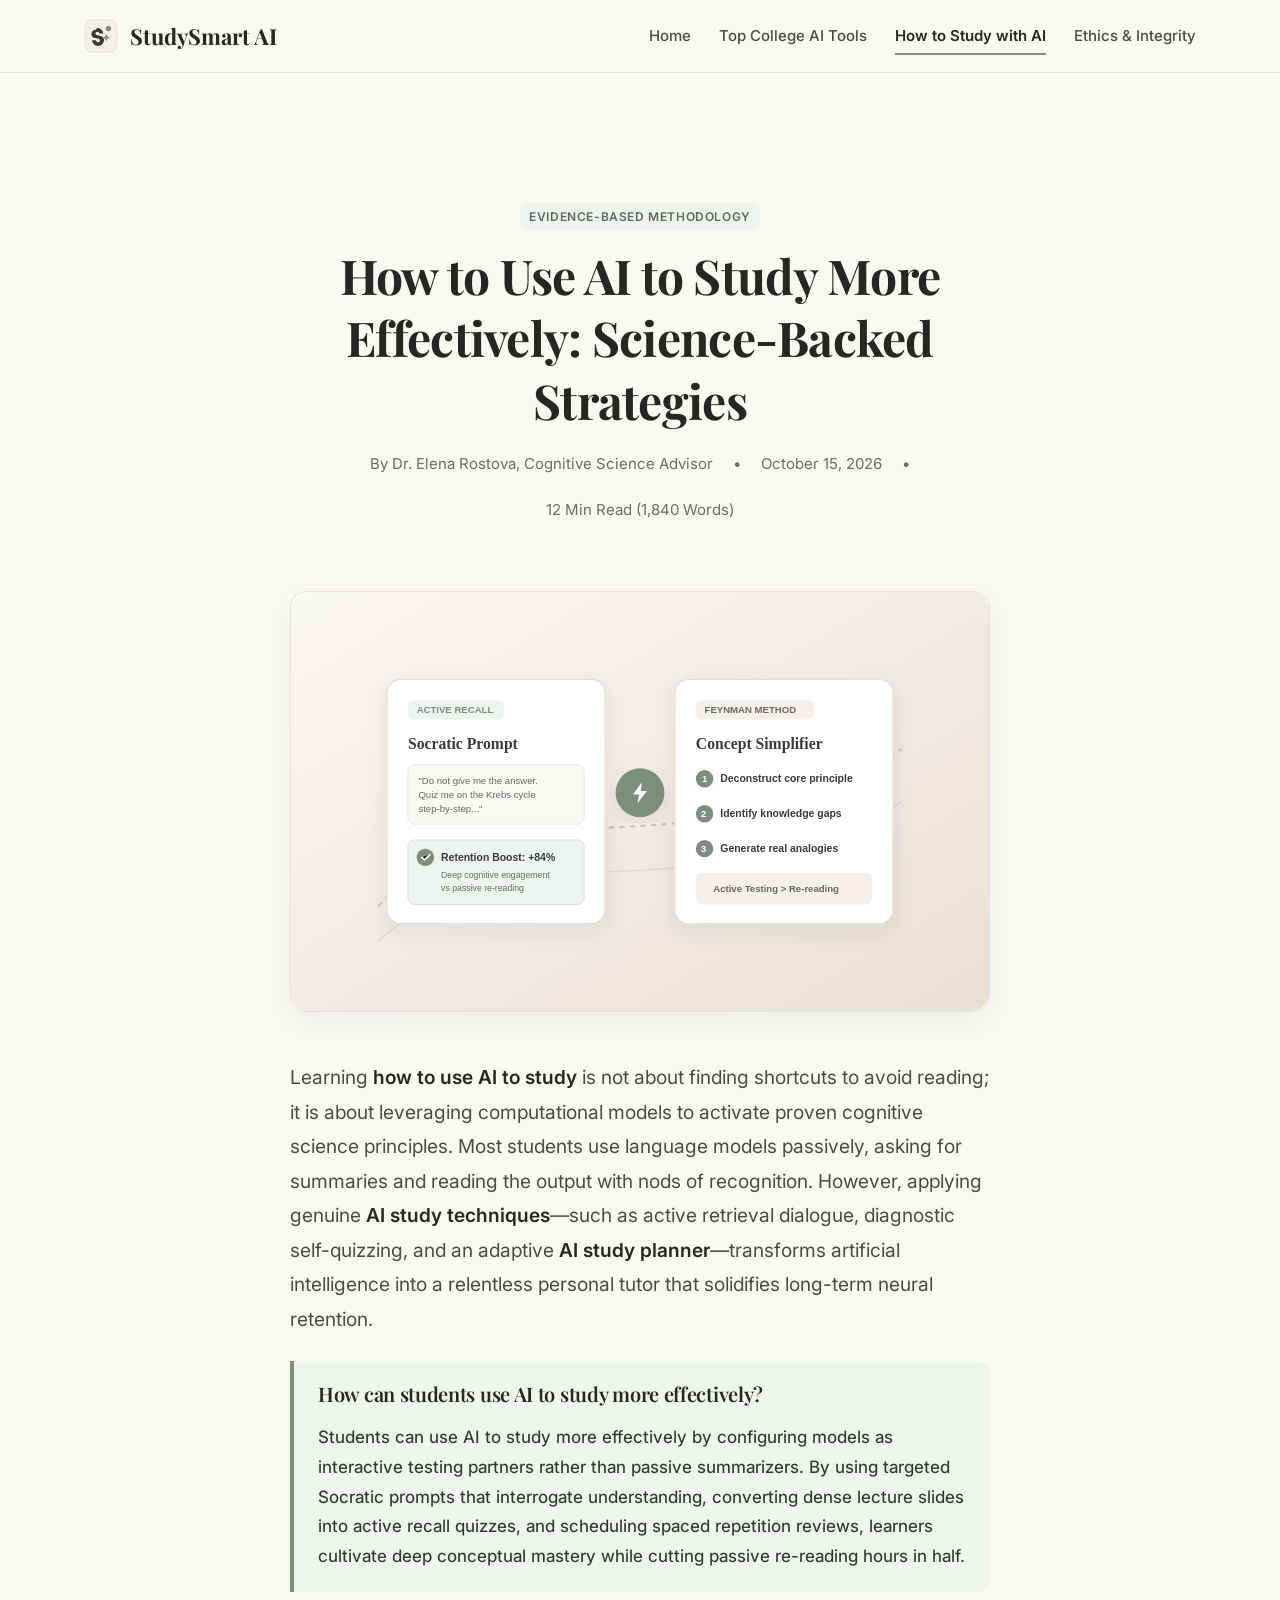
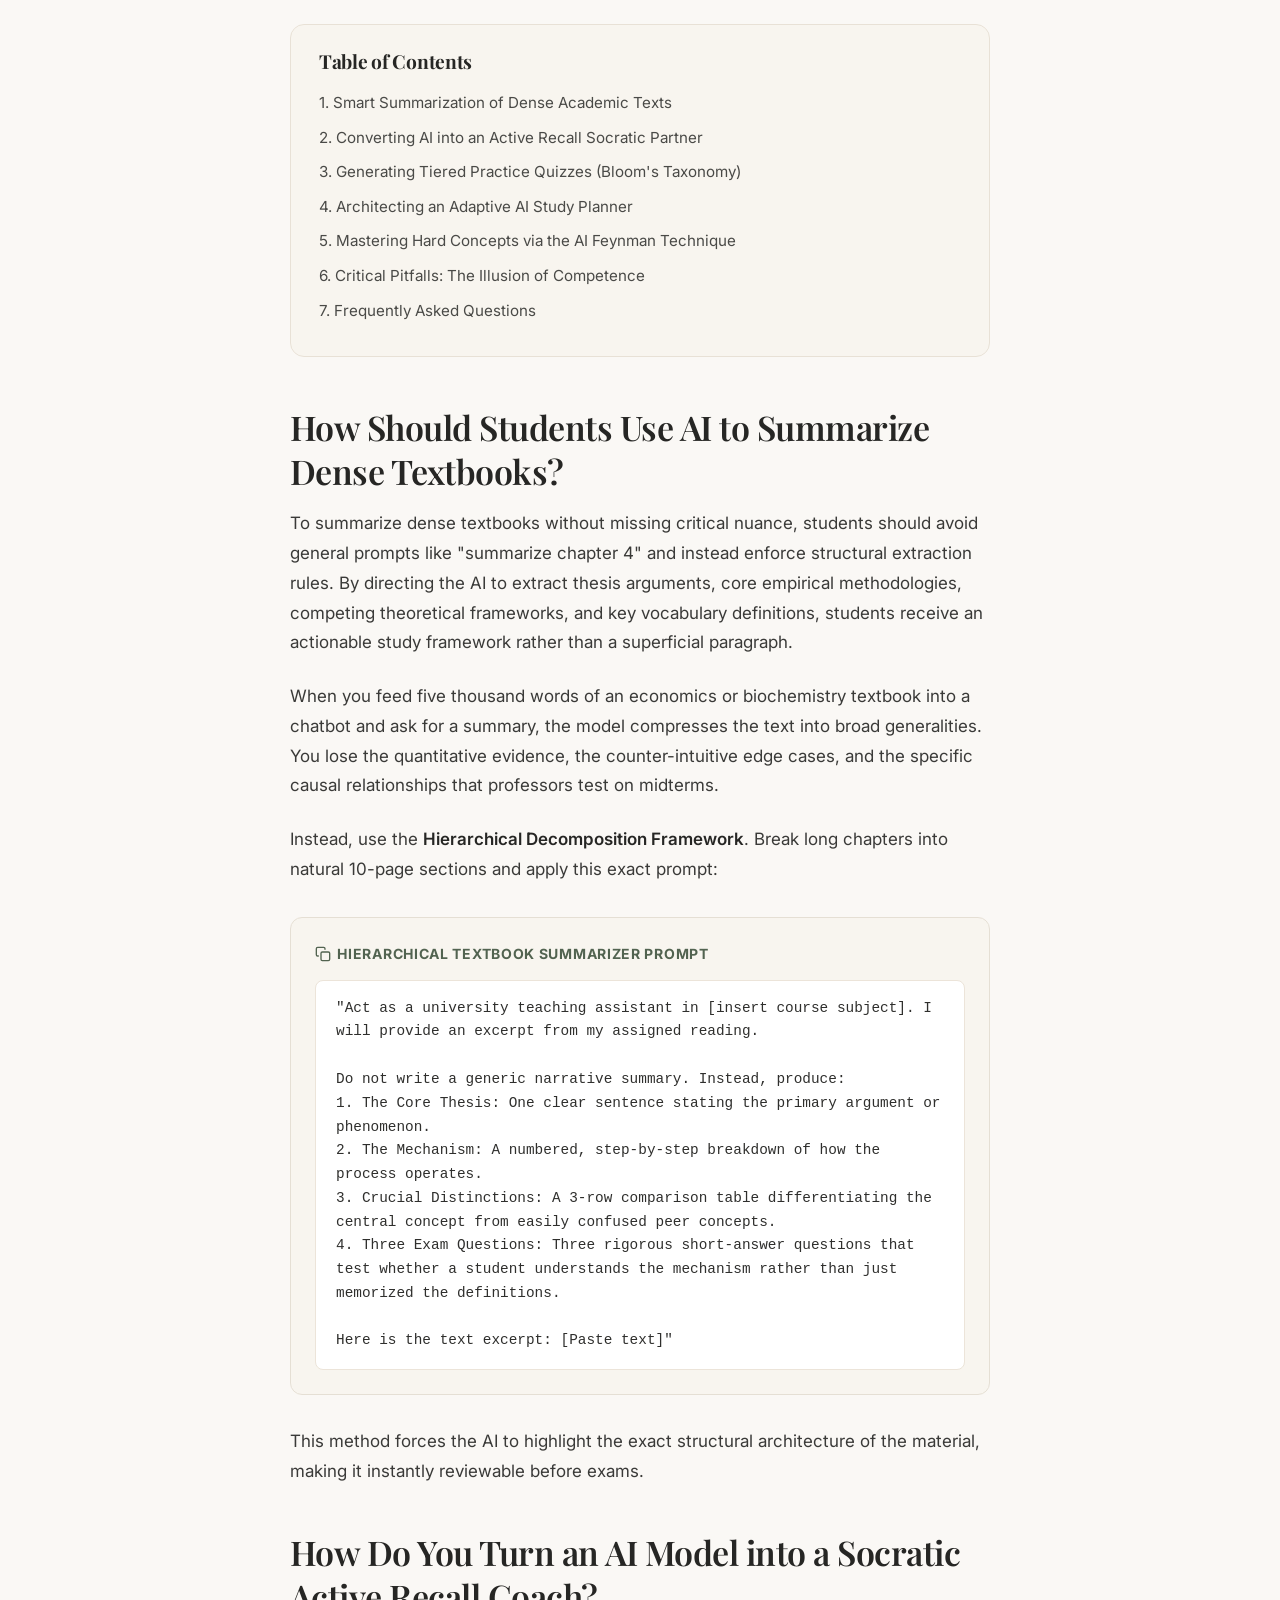
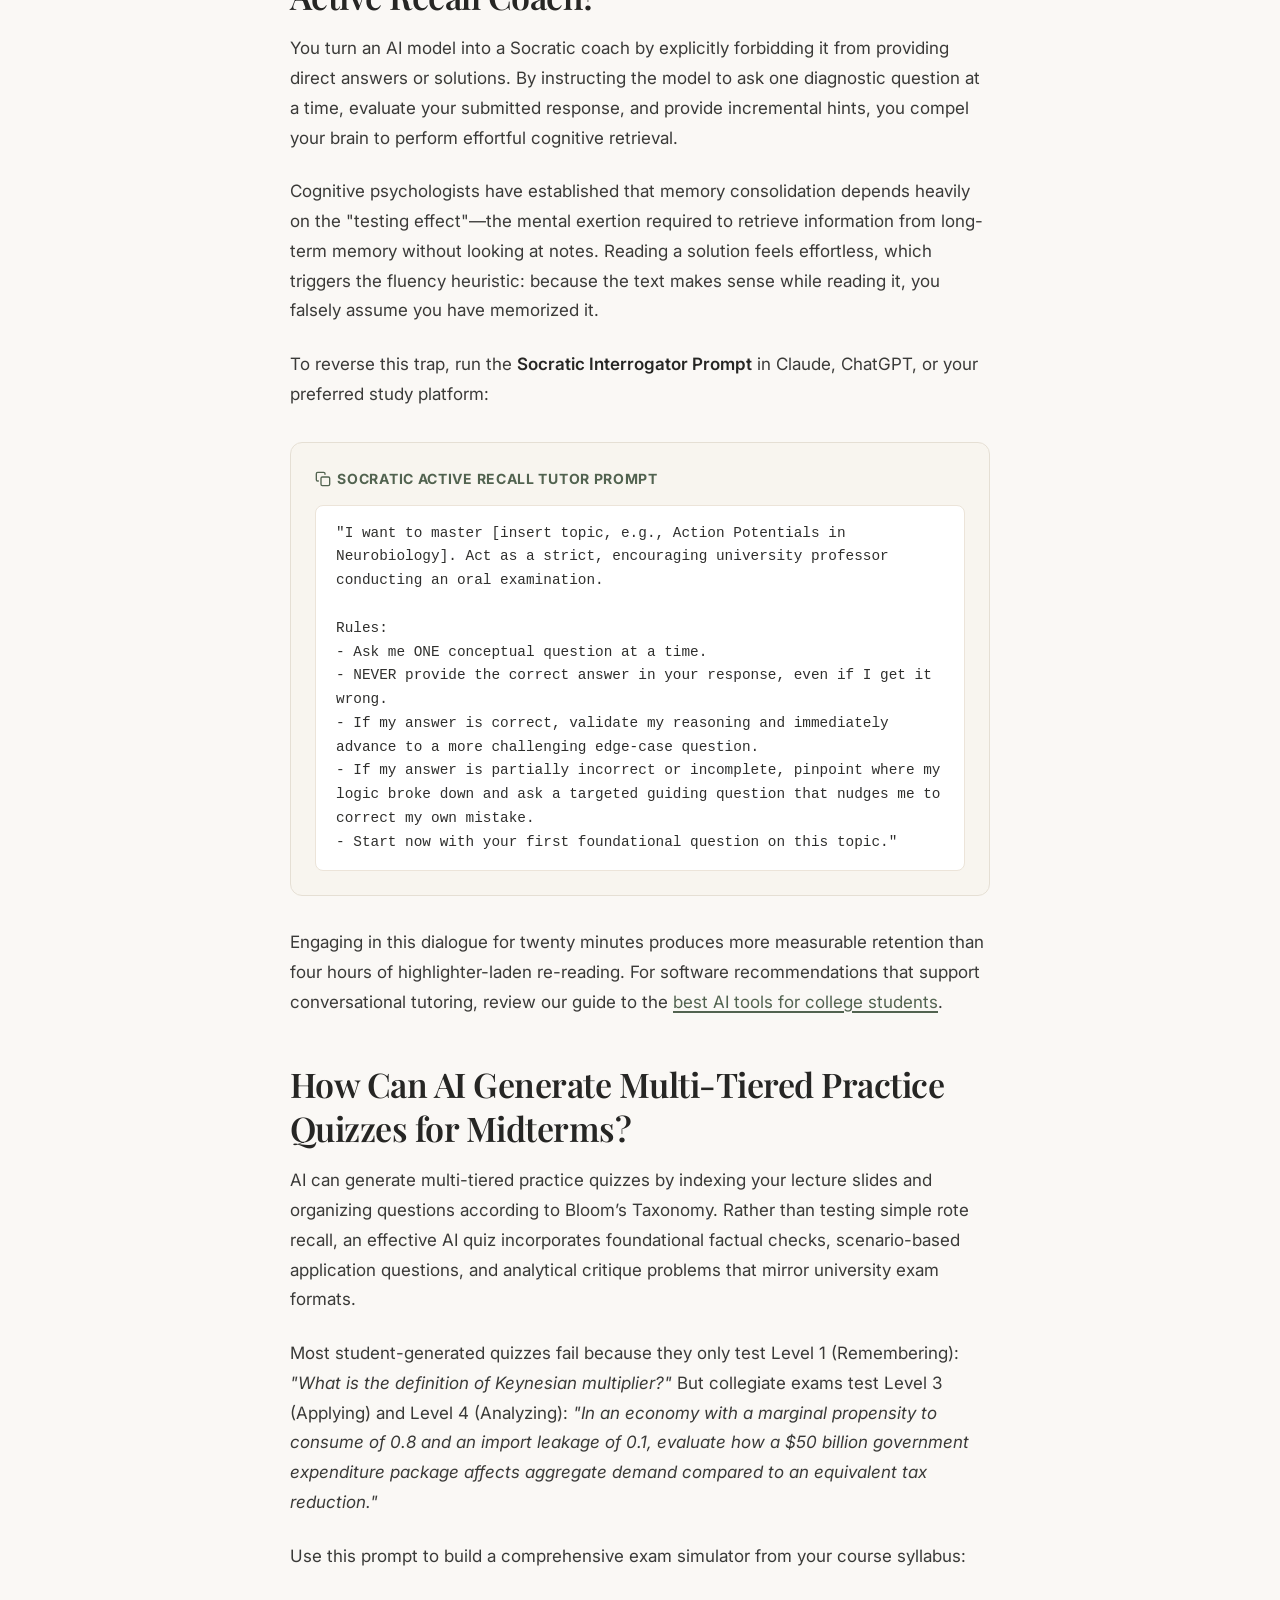
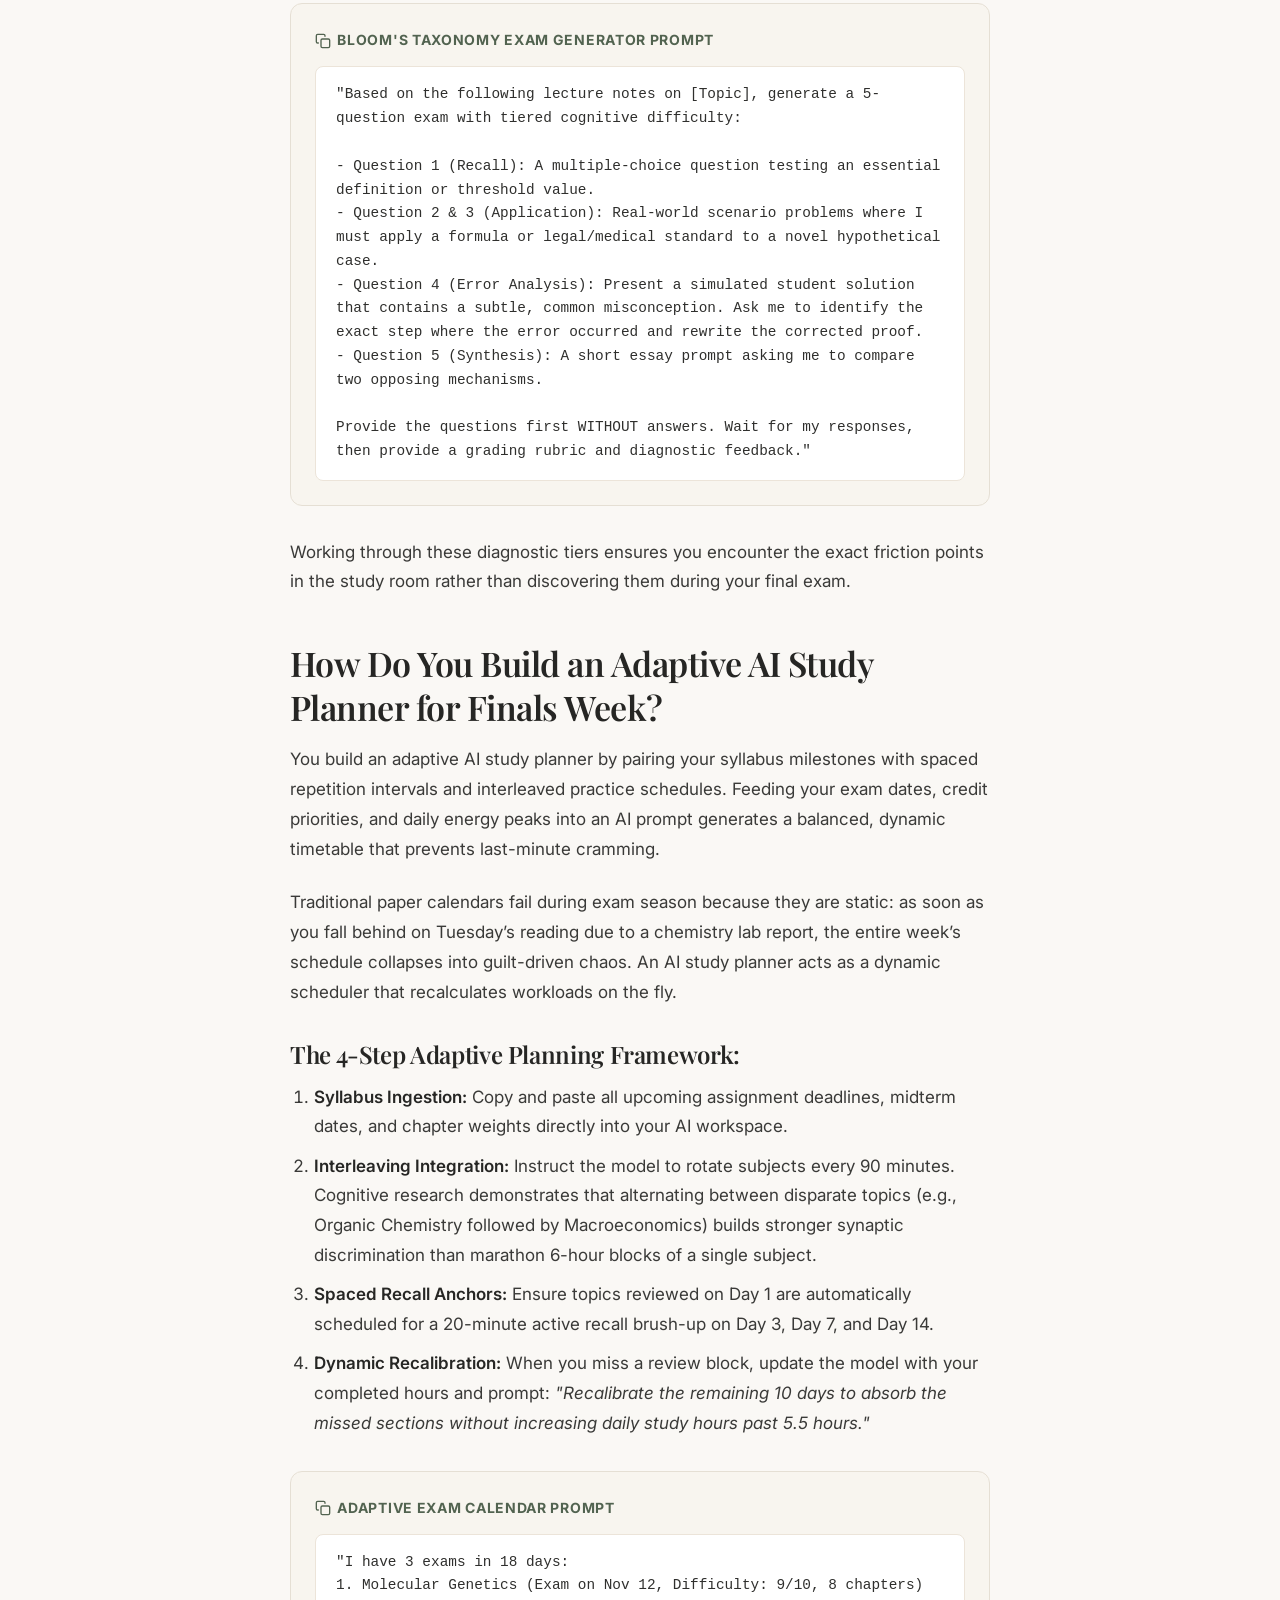
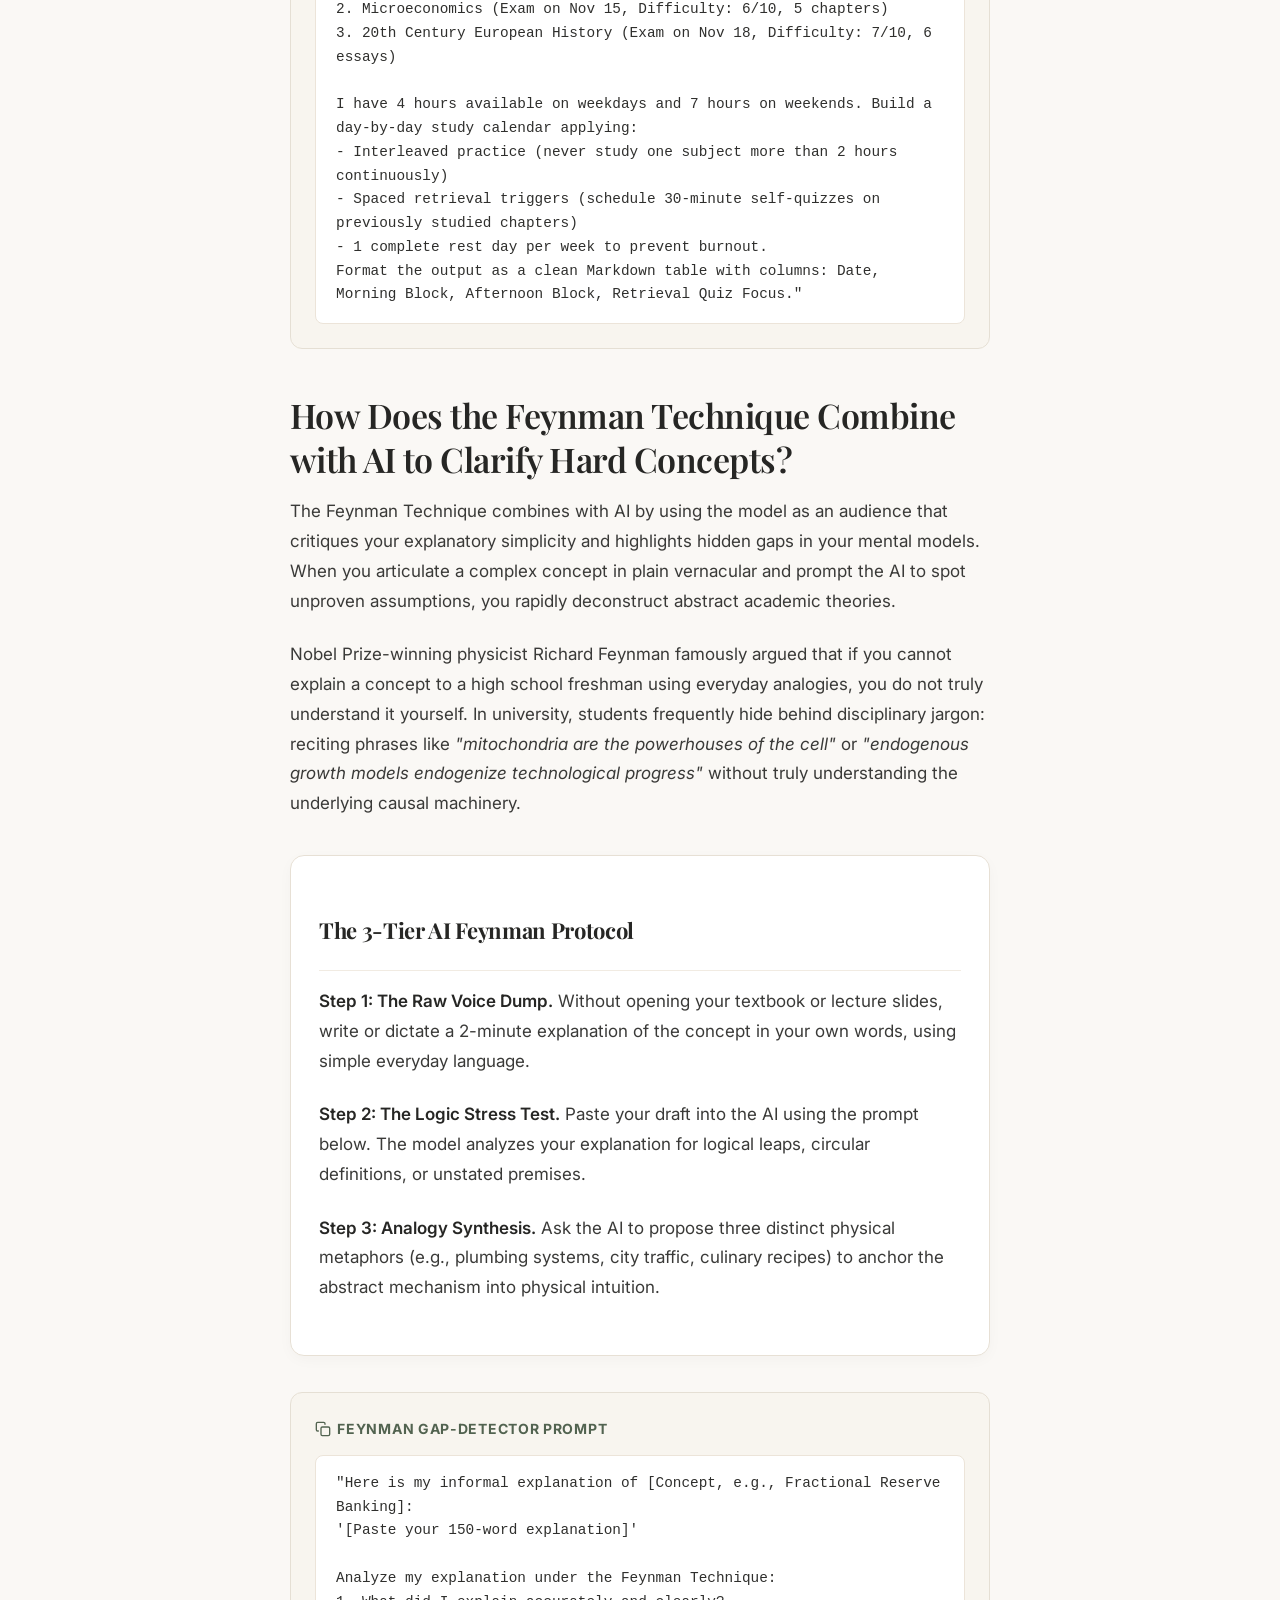
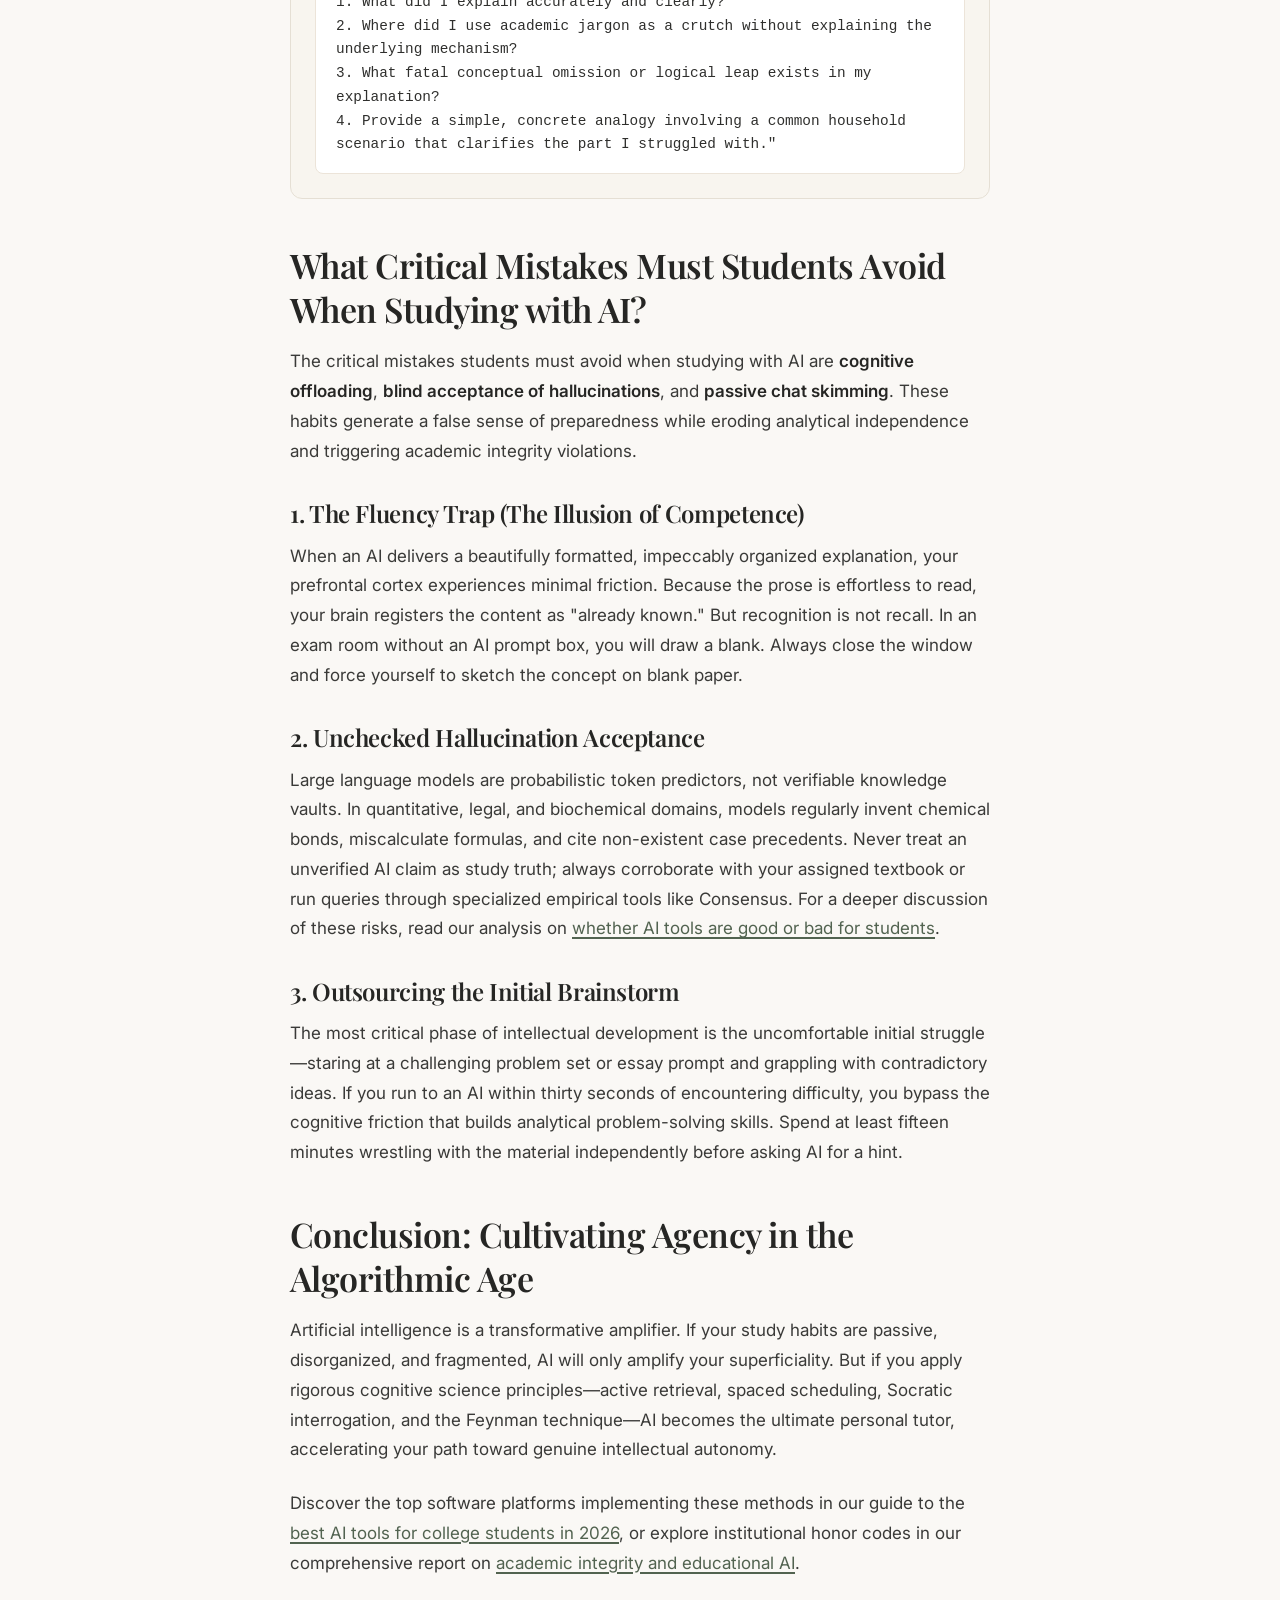
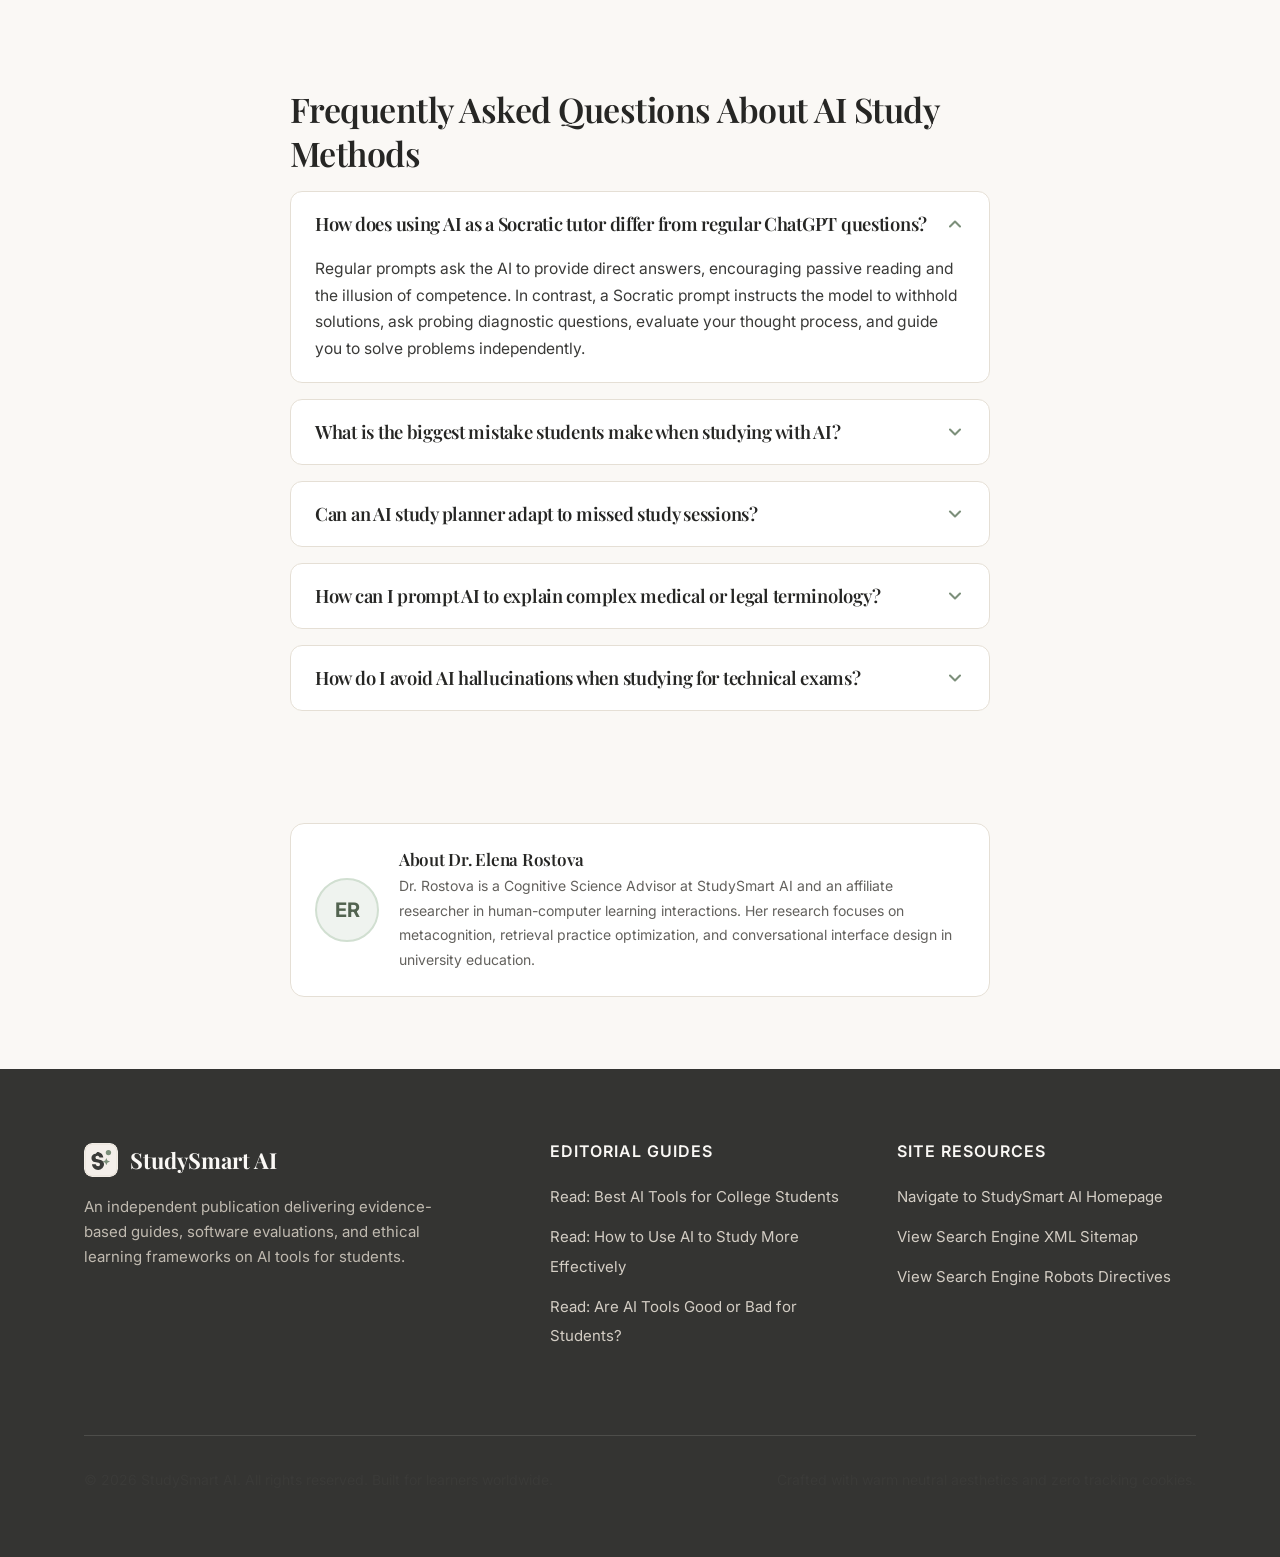
<file: how-to-use-ai-to-study/index.html>
<!DOCTYPE html>
<html lang="en">
<head>
  <meta charset="UTF-8">
  <meta name="viewport" content="width=device-width, initial-scale=1.0">
  <title>How to Use AI to Study More Effectively | StudySmart AI</title>
  <meta name="description" content="Master how to use AI to study effectively. Learn active recall, AI study planner workflows, and custom prompt techniques to boost your grades.">
  <link rel="canonical" href="https://studysmart-ai.vercel.app/how-to-use-ai-to-study">
  <link rel="icon" type="image/svg+xml" href="/assets/images/favicon.svg">

  <!-- Open Graph / Social Tags -->
  <meta property="og:type" content="article">
  <meta property="og:url" content="https://studysmart-ai.vercel.app/how-to-use-ai-to-study">
  <meta property="og:title" content="How to Use AI to Study More Effectively | StudySmart AI">
  <meta property="og:description" content="Master how to use AI to study effectively. Learn active recall, AI study planner workflows, and custom prompt techniques to boost your grades.">
  <meta property="og:image" content="https://studysmart-ai.vercel.app/assets/images/hero-article-2.svg">
  <meta property="og:site_name" content="StudySmart AI">
  <meta property="article:published_time" content="2026-10-15T09:00:00Z">
  <meta property="article:section" content="Study Techniques">

  <!-- Twitter Card Tags -->
  <meta name="twitter:card" content="summary_large_image">
  <meta name="twitter:title" content="How to Use AI to Study More Effectively | StudySmart AI">
  <meta name="twitter:description" content="Master how to use AI to study effectively. Learn active recall, AI study planner workflows, and custom prompt techniques to boost your grades.">
  <meta name="twitter:image" content="https://studysmart-ai.vercel.app/assets/images/hero-article-2.svg">

  <!-- Google Fonts: Playfair Display & Inter -->
  <link rel="preconnect" href="https://fonts.googleapis.com">
  <link rel="preconnect" href="https://fonts.gstatic.com" crossorigin>
  <link href="https://fonts.googleapis.com/css2?family=Inter:wght@400;500;600;700&family=Playfair+Display:ital,wght@0,500;0,600;0,700;1,400&display=swap" rel="stylesheet">

  <!-- Main Stylesheet -->
  <link rel="stylesheet" href="/assets/css/styles.css">

  <!-- Structured Data: Article & FAQ Schema -->
  <script type="application/ld+json">
  {
    "@context": "https://schema.org",
    "@graph": [
      {
        "@type": "Article",
        "@id": "https://studysmart-ai.vercel.app/how-to-use-ai-to-study#article",
        "isPartOf": {
          "@type": "WebPage",
          "@id": "https://studysmart-ai.vercel.app/how-to-use-ai-to-study"
        },
        "headline": "How to Use AI to Study More Effectively: Science-Backed Strategies for Students",
        "description": "Master how to use AI to study effectively. Learn active recall, AI study planner workflows, and custom prompt techniques to boost your grades.",
        "image": "https://studysmart-ai.vercel.app/assets/images/hero-article-2.svg",
        "datePublished": "2026-10-15T09:00:00Z",
        "dateModified": "2026-10-16T00:00:00Z",
        "author": {
          "@type": "Person",
          "name": "Dr. Elena Rostova",
          "jobTitle": "Cognitive Science Advisor",
          "affiliation": "StudySmart AI Research Lab"
        },
        "publisher": {
          "@type": "Organization",
          "name": "StudySmart AI",
          "logo": {
            "@type": "ImageObject",
            "url": "https://studysmart-ai.vercel.app/assets/images/favicon.svg"
          }
        },
        "mainEntityOfPage": "https://studysmart-ai.vercel.app/how-to-use-ai-to-study"
      },
      {
        "@type": "FAQPage",
        "@id": "https://studysmart-ai.vercel.app/how-to-use-ai-to-study#faq",
        "mainEntity": [
          {
            "@type": "Question",
            "name": "How does using AI as a Socratic tutor differ from regular ChatGPT questions?",
            "acceptedAnswer": {
              "@type": "Answer",
              "text": "Regular prompts ask the AI to provide direct answers, encouraging passive reading and the illusion of competence. In contrast, a Socratic prompt instructs the model to withhold solutions, ask probing diagnostic questions, evaluate your thought process, and guide you to solve problems independently."
            }
          },
          {
            "@type": "Question",
            "name": "What is the biggest mistake students make when studying with AI?",
            "acceptedAnswer": {
              "@type": "Answer",
              "text": "The single most common mistake is cognitive offloading, where students mistake the AI's fluent explanations for their own memory storage. When you read a beautifully summarized concept without actively retrieving and reciting it, retention drops dramatically within 48 hours."
            }
          },
          {
            "@type": "Question",
            "name": "Can an AI study planner adapt to missed study sessions?",
            "acceptedAnswer": {
              "@type": "Answer",
              "text": "Yes, generative models and adaptive calendar tools like Reclaim excel at dynamic rescheduling. By feeding your actual completed hours back into your prompt, the AI can recalculate topic weights and distribute missed material across remaining review blocks without causing schedule collapse."
            }
          },
          {
            "@type": "Question",
            "name": "How can I prompt AI to explain complex medical or legal terminology?",
            "acceptedAnswer": {
              "@type": "Answer",
              "text": "Use the Feynman Prompt Framework: instruct the AI to first define the mechanism in rigorous academic terms, follow with an everyday real-world physical analogy, and conclude with a two-part clinical or case application question that tests your practical understanding."
            }
          },
          {
            "@type": "Question",
            "name": "How do I avoid AI hallucinations when studying for technical exams?",
            "acceptedAnswer": {
              "@type": "Answer",
              "text": "Never query an open model without source grounding. Always paste excerpts from your verified professor slides, syllabus readings, or textbook chapters into the prompt, explicitly instructing the AI to base its quiz questions and summaries exclusively on the provided text."
            }
          }
        ]
      }
    ]
  }
  </script>
</head>
<body>
  <!-- Reading Progress Bar -->
  <div class="reading-progress-bar" aria-hidden="true"></div>

  <!-- Shared Header -->
  <header class="site-header">
    <div class="container header-inner">
      <a href="/" class="site-logo" aria-label="StudySmart AI - Navigate to homepage">
        <img src="/assets/images/favicon.svg" alt="StudySmart AI emblem" width="34" height="34">
        <span>StudySmart AI</span>
      </a>

      <!-- Mobile Hamburger Button -->
      <button class="mobile-nav-toggle" aria-label="Toggle navigation menu" aria-expanded="false" aria-controls="primary-nav">
        <svg viewBox="0 0 24 24" fill="none" stroke="currentColor" stroke-width="2" stroke-linecap="round" stroke-linejoin="round" aria-hidden="true">
          <line x1="3" y1="12" x2="21" y2="12"></line>
          <line x1="3" y1="6" x2="21" y2="6"></line>
          <line x1="3" y1="18" x2="21" y2="18"></line>
        </svg>
      </button>

      <!-- Primary Navigation Links -->
      <nav id="primary-nav" class="main-nav" aria-label="Primary navigation">
        <a href="/" class="nav-link">Home</a>
        <a href="/best-ai-tools-for-college-students" class="nav-link">Top College AI Tools</a>
        <a href="/how-to-use-ai-to-study" class="nav-link active" aria-current="page">How to Study with AI</a>
        <a href="/are-ai-tools-good-or-bad-for-students" class="nav-link">Ethics &amp; Integrity</a>
      </nav>
    </div>
  </header>

  <!-- Main Article Body -->
  <main id="main-content">
    <article class="article-container section-spacing">
      <!-- Article Header -->
      <header class="article-header">
        <span class="card-tag">Evidence-Based Methodology</span>
        <h1>How to Use AI to Study More Effectively: Science-Backed Strategies</h1>
        <div class="article-meta">
          <span>By Dr. Elena Rostova, Cognitive Science Advisor</span>
          <span>&bull;</span>
          <time datetime="2026-10-15">October 15, 2026</time>
          <span>&bull;</span>
          <span>12 Min Read (1,840 Words)</span>
        </div>
      </header>

      <!-- Hero Image -->
      <div class="article-hero-media reveal">
        <img src="/assets/images/hero-article-2.svg" alt="Cognitive active recall pathways and spaced repetition frameworks illustrating how to use AI to study" width="800" height="480" fetchpriority="high">
      </div>

      <!-- Introduction (Keywords within first 100 words) -->
      <div class="reveal">
        <p class="lead">
          Learning <strong>how to use AI to study</strong> is not about finding shortcuts to avoid reading; it is about leveraging computational models to activate proven cognitive science principles. Most students use language models passively, asking for summaries and reading the output with nods of recognition. However, applying genuine <strong>AI study techniques</strong>—such as active retrieval dialogue, diagnostic self-quizzing, and an adaptive <strong>AI study planner</strong>—transforms artificial intelligence into a relentless personal tutor that solidifies long-term neural retention.
        </p>
      </div>

      <!-- AEO Answer Box 1 -->
      <div class="aeo-direct-answer reveal">
        <h2 style="margin-top: 0; font-size: 1.25rem;">How can students use AI to study more effectively?</h2>
        <p>
          Students can use AI to study more effectively by configuring models as interactive testing partners rather than passive summarizers. By using targeted Socratic prompts that interrogate understanding, converting dense lecture slides into active recall quizzes, and scheduling spaced repetition reviews, learners cultivate deep conceptual mastery while cutting passive re-reading hours in half.
        </p>
      </div>

      <!-- Table of Contents -->
      <nav class="toc-card reveal" aria-label="Table of Contents">
        <h3 class="toc-title">Table of Contents</h3>
        <ul class="toc-list">
          <li><a href="#summarizing-textbooks">1. Smart Summarization of Dense Academic Texts</a></li>
          <li><a href="#active-recall-prompts">2. Converting AI into an Active Recall Socratic Partner</a></li>
          <li><a href="#practice-quizzes">3. Generating Tiered Practice Quizzes (Bloom's Taxonomy)</a></li>
          <li><a href="#study-planner-architecture">4. Architecting an Adaptive AI Study Planner</a></li>
          <li><a href="#feynman-technique">5. Mastering Hard Concepts via the AI Feynman Technique</a></li>
          <li><a href="#mistakes-to-avoid">6. Critical Pitfalls: The Illusion of Competence</a></li>
          <li><a href="#article-faq">7. Frequently Asked Questions</a></li>
        </ul>
      </nav>

      <!-- Section 1: Summarizing Textbooks -->
      <section id="summarizing-textbooks" class="reveal">
        <h2>How Should Students Use AI to Summarize Dense Textbooks?</h2>
        <p>
          To summarize dense textbooks without missing critical nuance, students should avoid general prompts like "summarize chapter 4" and instead enforce structural extraction rules. By directing the AI to extract thesis arguments, core empirical methodologies, competing theoretical frameworks, and key vocabulary definitions, students receive an actionable study framework rather than a superficial paragraph.
        </p>
        <p>
          When you feed five thousand words of an economics or biochemistry textbook into a chatbot and ask for a summary, the model compresses the text into broad generalities. You lose the quantitative evidence, the counter-intuitive edge cases, and the specific causal relationships that professors test on midterms.
        </p>
        <p>
          Instead, use the <strong>Hierarchical Decomposition Framework</strong>. Break long chapters into natural 10-page sections and apply this exact prompt:
        </p>

        <div class="prompt-box">
          <div class="prompt-box-header">
            <span class="prompt-box-title">
              <svg width="16" height="16" viewBox="0 0 24 24" fill="none" stroke="currentColor" stroke-width="2" stroke-linecap="round" stroke-linejoin="round" aria-hidden="true"><rect x="9" y="9" width="13" height="13" rx="2" ry="2"></rect><path d="M5 15H4a2 2 0 0 1-2-2V4a2 2 0 0 1 2-2h9a2 2 0 0 1 2 2v1"></path></svg>
              Hierarchical Textbook Summarizer Prompt
            </span>
          </div>
          <div class="prompt-box-content">"Act as a university teaching assistant in [insert course subject]. I will provide an excerpt from my assigned reading. 

Do not write a generic narrative summary. Instead, produce:
1. The Core Thesis: One clear sentence stating the primary argument or phenomenon.
2. The Mechanism: A numbered, step-by-step breakdown of how the process operates.
3. Crucial Distinctions: A 3-row comparison table differentiating the central concept from easily confused peer concepts.
4. Three Exam Questions: Three rigorous short-answer questions that test whether a student understands the mechanism rather than just memorized the definitions.

Here is the text excerpt: [Paste text]"</div>
        </div>

        <p>
          This method forces the AI to highlight the exact structural architecture of the material, making it instantly reviewable before exams.
        </p>
      </section>

      <!-- Section 2: Active Recall Socratic Partner -->
      <section id="active-recall-prompts" class="reveal">
        <h2>How Do You Turn an AI Model into a Socratic Active Recall Coach?</h2>
        <p>
          You turn an AI model into a Socratic coach by explicitly forbidding it from providing direct answers or solutions. By instructing the model to ask one diagnostic question at a time, evaluate your submitted response, and provide incremental hints, you compel your brain to perform effortful cognitive retrieval.
        </p>
        <p>
          Cognitive psychologists have established that memory consolidation depends heavily on the "testing effect"—the mental exertion required to retrieve information from long-term memory without looking at notes. Reading a solution feels effortless, which triggers the fluency heuristic: because the text makes sense while reading it, you falsely assume you have memorized it.
        </p>
        <p>
          To reverse this trap, run the <strong>Socratic Interrogator Prompt</strong> in Claude, ChatGPT, or your preferred study platform:
        </p>

        <div class="prompt-box">
          <div class="prompt-box-header">
            <span class="prompt-box-title">
              <svg width="16" height="16" viewBox="0 0 24 24" fill="none" stroke="currentColor" stroke-width="2" stroke-linecap="round" stroke-linejoin="round" aria-hidden="true"><rect x="9" y="9" width="13" height="13" rx="2" ry="2"></rect><path d="M5 15H4a2 2 0 0 1-2-2V4a2 2 0 0 1 2-2h9a2 2 0 0 1 2 2v1"></path></svg>
              Socratic Active Recall Tutor Prompt
            </span>
          </div>
          <div class="prompt-box-content">"I want to master [insert topic, e.g., Action Potentials in Neurobiology]. Act as a strict, encouraging university professor conducting an oral examination.

Rules:
- Ask me ONE conceptual question at a time.
- NEVER provide the correct answer in your response, even if I get it wrong.
- If my answer is correct, validate my reasoning and immediately advance to a more challenging edge-case question.
- If my answer is partially incorrect or incomplete, pinpoint where my logic broke down and ask a targeted guiding question that nudges me to correct my own mistake.
- Start now with your first foundational question on this topic."</div>
        </div>

        <p>
          Engaging in this dialogue for twenty minutes produces more measurable retention than four hours of highlighter-laden re-reading. For software recommendations that support conversational tutoring, review our guide to the <a href="/best-ai-tools-for-college-students">best AI tools for college students</a>.
        </p>
      </section>

      <!-- Section 3: Practice Quizzes -->
      <section id="practice-quizzes" class="reveal">
        <h2>How Can AI Generate Multi-Tiered Practice Quizzes for Midterms?</h2>
        <p>
          AI can generate multi-tiered practice quizzes by indexing your lecture slides and organizing questions according to Bloom’s Taxonomy. Rather than testing simple rote recall, an effective AI quiz incorporates foundational factual checks, scenario-based application questions, and analytical critique problems that mirror university exam formats.
        </p>
        <p>
          Most student-generated quizzes fail because they only test Level 1 (Remembering): <em>"What is the definition of Keynesian multiplier?"</em> But collegiate exams test Level 3 (Applying) and Level 4 (Analyzing): <em>"In an economy with a marginal propensity to consume of 0.8 and an import leakage of 0.1, evaluate how a $50 billion government expenditure package affects aggregate demand compared to an equivalent tax reduction."</em>
        </p>
        <p>
          Use this prompt to build a comprehensive exam simulator from your course syllabus:
        </p>

        <div class="prompt-box">
          <div class="prompt-box-header">
            <span class="prompt-box-title">
              <svg width="16" height="16" viewBox="0 0 24 24" fill="none" stroke="currentColor" stroke-width="2" stroke-linecap="round" stroke-linejoin="round" aria-hidden="true"><rect x="9" y="9" width="13" height="13" rx="2" ry="2"></rect><path d="M5 15H4a2 2 0 0 1-2-2V4a2 2 0 0 1 2-2h9a2 2 0 0 1 2 2v1"></path></svg>
              Bloom's Taxonomy Exam Generator Prompt
            </span>
          </div>
          <div class="prompt-box-content">"Based on the following lecture notes on [Topic], generate a 5-question exam with tiered cognitive difficulty:

- Question 1 (Recall): A multiple-choice question testing an essential definition or threshold value.
- Question 2 & 3 (Application): Real-world scenario problems where I must apply a formula or legal/medical standard to a novel hypothetical case.
- Question 4 (Error Analysis): Present a simulated student solution that contains a subtle, common misconception. Ask me to identify the exact step where the error occurred and rewrite the corrected proof.
- Question 5 (Synthesis): A short essay prompt asking me to compare two opposing mechanisms.

Provide the questions first WITHOUT answers. Wait for my responses, then provide a grading rubric and diagnostic feedback."</div>
        </div>

        <p>
          Working through these diagnostic tiers ensures you encounter the exact friction points in the study room rather than discovering them during your final exam.
        </p>
      </section>

      <!-- Section 4: AI Study Planner Architecture -->
      <section id="study-planner-architecture" class="reveal">
        <h2>How Do You Build an Adaptive AI Study Planner for Finals Week?</h2>
        <p>
          You build an adaptive AI study planner by pairing your syllabus milestones with spaced repetition intervals and interleaved practice schedules. Feeding your exam dates, credit priorities, and daily energy peaks into an AI prompt generates a balanced, dynamic timetable that prevents last-minute cramming.
        </p>
        <p>
          Traditional paper calendars fail during exam season because they are static: as soon as you fall behind on Tuesday’s reading due to a chemistry lab report, the entire week’s schedule collapses into guilt-driven chaos. An AI study planner acts as a dynamic scheduler that recalculates workloads on the fly.
        </p>

        <!-- Step-by-Step Methodology -->
        <h3>The 4-Step Adaptive Planning Framework:</h3>
        <ol>
          <li>
            <strong>Syllabus Ingestion:</strong> Copy and paste all upcoming assignment deadlines, midterm dates, and chapter weights directly into your AI workspace.
          </li>
          <li>
            <strong>Interleaving Integration:</strong> Instruct the model to rotate subjects every 90 minutes. Cognitive research demonstrates that alternating between disparate topics (e.g., Organic Chemistry followed by Macroeconomics) builds stronger synaptic discrimination than marathon 6-hour blocks of a single subject.
          </li>
          <li>
            <strong>Spaced Recall Anchors:</strong> Ensure topics reviewed on Day 1 are automatically scheduled for a 20-minute active recall brush-up on Day 3, Day 7, and Day 14.
          </li>
          <li>
            <strong>Dynamic Recalibration:</strong> When you miss a review block, update the model with your completed hours and prompt: <em>"Recalibrate the remaining 10 days to absorb the missed sections without increasing daily study hours past 5.5 hours."</em>
          </li>
        </ol>

        <div class="prompt-box">
          <div class="prompt-box-header">
            <span class="prompt-box-title">
              <svg width="16" height="16" viewBox="0 0 24 24" fill="none" stroke="currentColor" stroke-width="2" stroke-linecap="round" stroke-linejoin="round" aria-hidden="true"><rect x="9" y="9" width="13" height="13" rx="2" ry="2"></rect><path d="M5 15H4a2 2 0 0 1-2-2V4a2 2 0 0 1 2-2h9a2 2 0 0 1 2 2v1"></path></svg>
              Adaptive Exam Calendar Prompt
            </span>
          </div>
          <div class="prompt-box-content">"I have 3 exams in 18 days:
1. Molecular Genetics (Exam on Nov 12, Difficulty: 9/10, 8 chapters)
2. Microeconomics (Exam on Nov 15, Difficulty: 6/10, 5 chapters)
3. 20th Century European History (Exam on Nov 18, Difficulty: 7/10, 6 essays)

I have 4 hours available on weekdays and 7 hours on weekends. Build a day-by-day study calendar applying:
- Interleaved practice (never study one subject more than 2 hours continuously)
- Spaced retrieval triggers (schedule 30-minute self-quizzes on previously studied chapters)
- 1 complete rest day per week to prevent burnout.
Format the output as a clean Markdown table with columns: Date, Morning Block, Afternoon Block, Retrieval Quiz Focus."</div>
        </div>
      </section>

      <!-- Section 5: The AI Feynman Technique -->
      <section id="feynman-technique" class="reveal">
        <h2>How Does the Feynman Technique Combine with AI to Clarify Hard Concepts?</h2>
        <p>
          The Feynman Technique combines with AI by using the model as an audience that critiques your explanatory simplicity and highlights hidden gaps in your mental models. When you articulate a complex concept in plain vernacular and prompt the AI to spot unproven assumptions, you rapidly deconstruct abstract academic theories.
        </p>
        <p>
          Nobel Prize-winning physicist Richard Feynman famously argued that if you cannot explain a concept to a high school freshman using everyday analogies, you do not truly understand it yourself. In university, students frequently hide behind disciplinary jargon: reciting phrases like <em>"mitochondria are the powerhouses of the cell"</em> or <em>"endogenous growth models endogenize technological progress"</em> without truly understanding the underlying causal machinery.
        </p>

        <!-- Feynman 3-Tier Workflow -->
        <div class="tool-profile-card">
          <div class="tool-profile-header">
            <h3 class="tool-profile-title">The 3-Tier AI Feynman Protocol</h3>
          </div>
          <p>
            <strong>Step 1: The Raw Voice Dump.</strong> Without opening your textbook or lecture slides, write or dictate a 2-minute explanation of the concept in your own words, using simple everyday language.
          </p>
          <p>
            <strong>Step 2: The Logic Stress Test.</strong> Paste your draft into the AI using the prompt below. The model analyzes your explanation for logical leaps, circular definitions, or unstated premises.
          </p>
          <p>
            <strong>Step 3: Analogy Synthesis.</strong> Ask the AI to propose three distinct physical metaphors (e.g., plumbing systems, city traffic, culinary recipes) to anchor the abstract mechanism into physical intuition.
          </p>
        </div>

        <div class="prompt-box">
          <div class="prompt-box-header">
            <span class="prompt-box-title">
              <svg width="16" height="16" viewBox="0 0 24 24" fill="none" stroke="currentColor" stroke-width="2" stroke-linecap="round" stroke-linejoin="round" aria-hidden="true"><rect x="9" y="9" width="13" height="13" rx="2" ry="2"></rect><path d="M5 15H4a2 2 0 0 1-2-2V4a2 2 0 0 1 2-2h9a2 2 0 0 1 2 2v1"></path></svg>
              Feynman Gap-Detector Prompt
            </span>
          </div>
          <div class="prompt-box-content">"Here is my informal explanation of [Concept, e.g., Fractional Reserve Banking]:
'[Paste your 150-word explanation]'

Analyze my explanation under the Feynman Technique:
1. What did I explain accurately and clearly?
2. Where did I use academic jargon as a crutch without explaining the underlying mechanism?
3. What fatal conceptual omission or logical leap exists in my explanation?
4. Provide a simple, concrete analogy involving a common household scenario that clarifies the part I struggled with."</div>
        </div>
      </section>

      <!-- Section 6: Mistakes to Avoid -->
      <section id="mistakes-to-avoid" class="reveal">
        <h2>What Critical Mistakes Must Students Avoid When Studying with AI?</h2>
        <p>
          The critical mistakes students must avoid when studying with AI are <strong>cognitive offloading</strong>, <strong>blind acceptance of hallucinations</strong>, and <strong>passive chat skimming</strong>. These habits generate a false sense of preparedness while eroding analytical independence and triggering academic integrity violations.
        </p>

        <!-- Mistake 1 -->
        <h3>1. The Fluency Trap (The Illusion of Competence)</h3>
        <p>
          When an AI delivers a beautifully formatted, impeccably organized explanation, your prefrontal cortex experiences minimal friction. Because the prose is effortless to read, your brain registers the content as "already known." But recognition is not recall. In an exam room without an AI prompt box, you will draw a blank. Always close the window and force yourself to sketch the concept on blank paper.
        </p>

        <!-- Mistake 2 -->
        <h3>2. Unchecked Hallucination Acceptance</h3>
        <p>
          Large language models are probabilistic token predictors, not verifiable knowledge vaults. In quantitative, legal, and biochemical domains, models regularly invent chemical bonds, miscalculate formulas, and cite non-existent case precedents. Never treat an unverified AI claim as study truth; always corroborate with your assigned textbook or run queries through specialized empirical tools like Consensus. For a deeper discussion of these risks, read our analysis on <a href="/are-ai-tools-good-or-bad-for-students">whether AI tools are good or bad for students</a>.
        </p>

        <!-- Mistake 3 -->
        <h3>3. Outsourcing the Initial Brainstorm</h3>
        <p>
          The most critical phase of intellectual development is the uncomfortable initial struggle—staring at a challenging problem set or essay prompt and grappling with contradictory ideas. If you run to an AI within thirty seconds of encountering difficulty, you bypass the cognitive friction that builds analytical problem-solving skills. Spend at least fifteen minutes wrestling with the material independently before asking AI for a hint.
        </p>
      </section>

      <!-- Conclusion -->
      <section class="reveal">
        <h2>Conclusion: Cultivating Agency in the Algorithmic Age</h2>
        <p>
          Artificial intelligence is a transformative amplifier. If your study habits are passive, disorganized, and fragmented, AI will only amplify your superficiality. But if you apply rigorous cognitive science principles—active retrieval, spaced scheduling, Socratic interrogation, and the Feynman technique—AI becomes the ultimate personal tutor, accelerating your path toward genuine intellectual autonomy.
        </p>
        <p>
          Discover the top software platforms implementing these methods in our guide to the <a href="/best-ai-tools-for-college-students">best AI tools for college students in 2026</a>, or explore institutional honor codes in our comprehensive report on <a href="/are-ai-tools-good-or-bad-for-students">academic integrity and educational AI</a>.
        </p>
      </section>

      <!-- FAQ Section (AEO Schema Supported) -->
      <section id="article-faq" class="section-spacing-sm reveal" aria-labelledby="article-faq-heading">
        <h2 id="article-faq-heading">Frequently Asked Questions About AI Study Methods</h2>
        
        <details class="faq-item" open>
          <summary class="faq-question">
            <h3>How does using AI as a Socratic tutor differ from regular ChatGPT questions?</h3>
            <svg class="faq-icon" viewBox="0 0 24 24" fill="none" stroke="currentColor" stroke-width="2.5" stroke-linecap="round" stroke-linejoin="round" aria-hidden="true"><polyline points="6 9 12 15 18 9"></polyline></svg>
          </summary>
          <div class="faq-answer">
            <p>
              Regular prompts ask the AI to provide direct answers, encouraging passive reading and the illusion of competence. In contrast, a Socratic prompt instructs the model to withhold solutions, ask probing diagnostic questions, evaluate your thought process, and guide you to solve problems independently.
            </p>
          </div>
        </details>

        <details class="faq-item">
          <summary class="faq-question">
            <h3>What is the biggest mistake students make when studying with AI?</h3>
            <svg class="faq-icon" viewBox="0 0 24 24" fill="none" stroke="currentColor" stroke-width="2.5" stroke-linecap="round" stroke-linejoin="round" aria-hidden="true"><polyline points="6 9 12 15 18 9"></polyline></svg>
          </summary>
          <div class="faq-answer">
            <p>
              The single most common mistake is cognitive offloading, where students mistake the AI's fluent explanations for their own memory storage. When you read a beautifully summarized concept without actively retrieving and reciting it, retention drops dramatically within 48 hours.
            </p>
          </div>
        </details>

        <details class="faq-item">
          <summary class="faq-question">
            <h3>Can an AI study planner adapt to missed study sessions?</h3>
            <svg class="faq-icon" viewBox="0 0 24 24" fill="none" stroke="currentColor" stroke-width="2.5" stroke-linecap="round" stroke-linejoin="round" aria-hidden="true"><polyline points="6 9 12 15 18 9"></polyline></svg>
          </summary>
          <div class="faq-answer">
            <p>
              Yes, generative models and adaptive calendar tools like Reclaim excel at dynamic rescheduling. By feeding your actual completed hours back into your prompt, the AI can recalculate topic weights and distribute missed material across remaining review blocks without causing schedule collapse.
            </p>
          </div>
        </details>

        <details class="faq-item">
          <summary class="faq-question">
            <h3>How can I prompt AI to explain complex medical or legal terminology?</h3>
            <svg class="faq-icon" viewBox="0 0 24 24" fill="none" stroke="currentColor" stroke-width="2.5" stroke-linecap="round" stroke-linejoin="round" aria-hidden="true"><polyline points="6 9 12 15 18 9"></polyline></svg>
          </summary>
          <div class="faq-answer">
            <p>
              Use the Feynman Prompt Framework: instruct the AI to first define the mechanism in rigorous academic terms, follow with an everyday real-world physical analogy, and conclude with a two-part clinical or case application question that tests your practical understanding.
            </p>
          </div>
        </details>

        <details class="faq-item">
          <summary class="faq-question">
            <h3>How do I avoid AI hallucinations when studying for technical exams?</h3>
            <svg class="faq-icon" viewBox="0 0 24 24" fill="none" stroke="currentColor" stroke-width="2.5" stroke-linecap="round" stroke-linejoin="round" aria-hidden="true"><polyline points="6 9 12 15 18 9"></polyline></svg>
          </summary>
          <div class="faq-answer">
            <p>
              Never query an open model without source grounding. Always paste excerpts from your verified professor slides, syllabus readings, or textbook chapters into the prompt, explicitly instructing the AI to base its quiz questions and summaries exclusively on the provided text.
            </p>
          </div>
        </details>
      </section>

      <!-- Author Box -->
      <div class="author-box reveal">
        <div class="author-avatar" aria-hidden="true">ER</div>
        <div class="author-info">
          <h4>About Dr. Elena Rostova</h4>
          <p>
            Dr. Rostova is a Cognitive Science Advisor at StudySmart AI and an affiliate researcher in human-computer learning interactions. Her research focuses on metacognition, retrieval practice optimization, and conversational interface design in university education.
          </p>
        </div>
      </div>
    </article>
  </main>

  <!-- Shared Footer -->
  <footer class="site-footer">
    <div class="container">
      <div class="footer-grid">
        <div class="footer-brand">
          <a href="/" class="site-logo" style="color: #FAF8F5; margin-bottom: 1rem; display: inline-flex;" aria-label="StudySmart AI - Homepage">
            <img src="/assets/images/favicon.svg" alt="StudySmart AI logo" width="30" height="30">
            <span>StudySmart AI</span>
          </a>
          <p>
            An independent publication delivering evidence-based guides, software evaluations, and ethical learning frameworks on AI tools for students.
          </p>
        </div>

        <div class="footer-col">
          <h4>Editorial Guides</h4>
          <ul class="footer-links">
            <li><a href="/best-ai-tools-for-college-students">Read: Best AI Tools for College Students</a></li>
            <li><a href="/how-to-use-ai-to-study">Read: How to Use AI to Study More Effectively</a></li>
            <li><a href="/are-ai-tools-good-or-bad-for-students">Read: Are AI Tools Good or Bad for Students?</a></li>
          </ul>
        </div>

        <div class="footer-col">
          <h4>Site Resources</h4>
          <ul class="footer-links">
            <li><a href="/">Navigate to StudySmart AI Homepage</a></li>
            <li><a href="/sitemap.xml">View Search Engine XML Sitemap</a></li>
            <li><a href="/robots.txt">View Search Engine Robots Directives</a></li>
          </ul>
        </div>
      </div>

      <div class="footer-bottom">
        <p>&copy; 2026 StudySmart AI. All rights reserved. Built for learners worldwide.</p>
        <p>Crafted with warm neutral aesthetics and zero tracking cookies.</p>
      </div>
    </div>
  </footer>

  <!-- Scripts -->
  <script src="/assets/js/main.js" defer></script>
</body>
</html>
</file>
<file: assets/css/styles.css>
/* ==========================================================================
   StudySmart AI - Editorial Design System
   Palette:
     Warm Off-White: #FAF8F5
     Soft Beige/Sand: #E9E2D8
     Warm Grey (Text): #3A3A38
     Muted Sage Accent: #7C8F7A
     Deep Sage: #526350
     Sage Wash: #EFF3EF
     Card Surface: #FFFFFF
     Subtle Border: #E5DFD5
   ========================================================================== */

/* ---------------- CSS Reset & Box Sizing ---------------- */
*, *::before, *::after {
  box-sizing: border-box;
  margin: 0;
  padding: 0;
}

html {
  font-size: 16px;
  scroll-behavior: smooth;
  -webkit-text-size-adjust: 100%;
}

body {
  background-color: #FAF8F5;
  color: #3A3A38;
  font-family: 'Inter', -apple-system, BlinkMacSystemFont, 'Segoe UI', Roboto, Helvetica, Arial, sans-serif;
  font-size: 1.0625rem; /* 17px */
  line-height: 1.75;
  font-weight: 400;
  min-height: 100vh;
  display: flex;
  flex-direction: column;
  -webkit-font-smoothing: antialiased;
  -moz-osx-font-smoothing: grayscale;
}

/* ---------------- Typography ---------------- */
h1, h2, h3, h4, .serif-font {
  font-family: 'Playfair Display', Georgia, 'Times New Roman', serif;
  color: #262624;
  line-height: 1.3;
  font-weight: 600;
  letter-spacing: -0.015em;
}

h1 {
  font-size: clamp(2rem, 4.5vw, 3rem);
  font-weight: 700;
  margin-bottom: 1.25rem;
}

h2 {
  font-size: clamp(1.5rem, 3vw, 2.125rem);
  margin-top: 2.75rem;
  margin-bottom: 1rem;
}

h3 {
  font-size: clamp(1.2rem, 2.2vw, 1.5rem);
  margin-top: 2rem;
  margin-bottom: 0.75rem;
  font-weight: 600;
}

h4 {
  font-size: 1.125rem;
  margin-top: 1.5rem;
  margin-bottom: 0.5rem;
}

p {
  margin-bottom: 1.5rem;
  color: #3A3A38;
}

p.lead {
  font-size: 1.2rem;
  line-height: 1.8;
  color: #4A4A47;
  font-weight: 400;
}

a {
  color: #526350;
  text-decoration: underline;
  text-decoration-thickness: 1.5px;
  text-underline-offset: 3px;
  transition: color 0.2s ease, text-decoration-color 0.2s ease;
}

a:hover, a:focus-visible {
  color: #2F3B2E;
  text-decoration-color: #2F3B2E;
}

ul, ol {
  margin-bottom: 1.75rem;
  padding-left: 1.5rem;
}

li {
  margin-bottom: 0.6rem;
  color: #3A3A38;
}

strong {
  font-weight: 600;
  color: #262624;
}

blockquote {
  border-left: 3px solid #7C8F7A;
  padding: 1rem 1.5rem;
  margin: 2rem 0;
  background-color: #F5EFE6;
  border-radius: 0 10px 10px 0;
  font-style: italic;
  color: #3A3A38;
}

code {
  font-family: ui-monospace, SFMono-Regular, Menlo, Monaco, Consolas, monospace;
  background-color: #F1ECE4;
  padding: 0.15rem 0.4rem;
  border-radius: 4px;
  font-size: 0.9em;
  color: #333331;
}

/* ---------------- Layout & Containers ---------------- */
.container {
  width: 100%;
  max-width: 1160px;
  margin-left: auto;
  margin-right: auto;
  padding-left: 1.5rem;
  padding-right: 1.5rem;
}

.article-container {
  width: 100%;
  max-width: 740px; /* Comfortable ~70 char reading width */
  margin-left: auto;
  margin-right: auto;
  padding-left: 1.25rem;
  padding-right: 1.25rem;
}

.section-spacing {
  padding-top: 4.5rem;
  padding-bottom: 4.5rem;
}

.section-spacing-sm {
  padding-top: 2.5rem;
  padding-bottom: 2.5rem;
}

/* ---------------- Header & Navigation ---------------- */
.site-header {
  position: sticky;
  top: 0;
  z-index: 100;
  background-color: rgba(250, 248, 245, 0.92);
  backdrop-filter: blur(10px);
  -webkit-backdrop-filter: blur(10px);
  border-bottom: 1px solid #E9E2D8;
  transition: all 0.25s ease;
}

.header-inner {
  display: flex;
  align-items: center;
  justify-content: space-between;
  height: 4.5rem;
}

.site-logo {
  display: inline-flex;
  align-items: center;
  gap: 0.75rem;
  text-decoration: none;
  font-family: 'Playfair Display', Georgia, serif;
  font-size: 1.375rem;
  font-weight: 700;
  color: #262624;
}

.site-logo:hover, .site-logo:focus-visible {
  text-decoration: none;
  color: #526350;
}

.site-logo img {
  width: 34px;
  height: 34px;
  border-radius: 8px;
}

.main-nav {
  display: flex;
  align-items: center;
  gap: 1.75rem;
}

.nav-link {
  text-decoration: none;
  font-size: 0.9375rem;
  font-weight: 500;
  color: #4A4A47;
  padding: 0.35rem 0;
  position: relative;
  transition: color 0.2s ease;
}

.nav-link::after {
  content: '';
  position: absolute;
  bottom: 0;
  left: 0;
  width: 0;
  height: 2px;
  background-color: #7C8F7A;
  transition: width 0.25s cubic-bezier(0.16, 1, 0.3, 1);
}

.nav-link:hover, .nav-link:focus-visible {
  color: #262624;
  text-decoration: none;
}

.nav-link:hover::after, .nav-link.active::after {
  width: 100%;
}

.nav-link.active {
  color: #262624;
  font-weight: 600;
}

/* Mobile Nav Toggle Button */
.mobile-nav-toggle {
  display: none;
  background: transparent;
  border: 1px solid #E5DFD5;
  border-radius: 8px;
  padding: 0.5rem;
  cursor: pointer;
  color: #3A3A38;
}

.mobile-nav-toggle svg {
  width: 24px;
  height: 24px;
  display: block;
}

/* ---------------- Hero Section ---------------- */
.hero {
  padding-top: 3.5rem;
  padding-bottom: 3.5rem;
  background: linear-gradient(180deg, #FAF8F5 0%, #F5F0E8 100%);
  border-bottom: 1px solid #EAE3D8;
}

.hero-grid {
  display: grid;
  grid-template-columns: 1.15fr 0.85fr;
  align-items: center;
  gap: 3.5rem;
}

.hero-badge {
  display: inline-flex;
  align-items: center;
  gap: 0.5rem;
  padding: 0.35rem 0.85rem;
  background-color: #EFF3EF;
  border: 1px solid #D1DFD1;
  color: #4B5E4A;
  border-radius: 999px;
  font-size: 0.8125rem;
  font-weight: 600;
  text-transform: uppercase;
  letter-spacing: 0.05em;
  margin-bottom: 1.25rem;
}

.hero-actions {
  display: flex;
  flex-wrap: wrap;
  gap: 1rem;
  margin-top: 2rem;
}

.hero-image-wrapper {
  position: relative;
  border-radius: 16px;
  overflow: hidden;
  box-shadow: 0 10px 30px -5px rgba(58, 58, 56, 0.08);
  border: 1px solid #E5DFD5;
  background-color: #FFFFFF;
}

.hero-image-wrapper img {
  width: 100%;
  height: auto;
  display: block;
}

/* ---------------- Buttons & CTAs ---------------- */
.btn {
  display: inline-flex;
  align-items: center;
  justify-content: center;
  gap: 0.5rem;
  padding: 0.8rem 1.6rem;
  border-radius: 10px;
  font-size: 0.9375rem;
  font-weight: 600;
  text-decoration: none;
  cursor: pointer;
  transition: all 0.25s cubic-bezier(0.16, 1, 0.3, 1);
  border: 1px solid transparent;
}

.btn-primary {
  background-color: #7C8F7A;
  color: #FFFFFF;
  border-color: #728470;
}

.btn-primary:hover, .btn-primary:focus-visible {
  background-color: #647562;
  color: #FFFFFF;
  text-decoration: none;
  transform: translateY(-2px);
  box-shadow: 0 6px 16px -2px rgba(124, 143, 122, 0.3);
}

.btn-secondary {
  background-color: #FFFFFF;
  color: #3A3A38;
  border-color: #DCD4C7;
}

.btn-secondary:hover, .btn-secondary:focus-visible {
  background-color: #F7F3EC;
  color: #262624;
  border-color: #CCC3B4;
  text-decoration: none;
  transform: translateY(-2px);
}

/* ---------------- Card Components ---------------- */
.card-grid {
  display: grid;
  grid-template-columns: repeat(3, 1fr);
  gap: 2rem;
}

.article-card {
  background-color: #FFFFFF;
  border: 1px solid #E7E0D5;
  border-radius: 16px;
  overflow: hidden;
  display: flex;
  flex-direction: column;
  transition: transform 0.3s cubic-bezier(0.16, 1, 0.3, 1), box-shadow 0.3s cubic-bezier(0.16, 1, 0.3, 1), border-color 0.3s ease;
  box-shadow: 0 4px 18px -2px rgba(58, 58, 56, 0.04);
}

.article-card:hover {
  transform: translateY(-5px);
  box-shadow: 0 12px 28px -4px rgba(58, 58, 56, 0.09);
  border-color: #D3C9BC;
}

.card-media {
  position: relative;
  width: 100%;
  aspect-ratio: 16 / 10;
  overflow: hidden;
  background-color: #F3EDE3;
}

.card-media img {
  width: 100%;
  height: 100%;
  object-fit: cover;
  transition: transform 0.5s ease;
}

.article-card:hover .card-media img {
  transform: scale(1.02);
}

.card-body {
  padding: 1.5rem;
  display: flex;
  flex-direction: column;
  flex-grow: 1;
}

.card-tag {
  display: inline-block;
  font-size: 0.75rem;
  font-weight: 600;
  text-transform: uppercase;
  letter-spacing: 0.05em;
  color: #5A6D58;
  background-color: #EFF3EF;
  padding: 0.2rem 0.6rem;
  border-radius: 6px;
  margin-bottom: 0.85rem;
  width: fit-content;
}

.card-title {
  font-size: 1.25rem;
  line-height: 1.35;
  margin-bottom: 0.75rem;
  font-weight: 600;
}

.card-title a {
  color: #262624;
  text-decoration: none;
}

.card-title a:hover {
  color: #526350;
  text-decoration: none;
}

.card-excerpt {
  font-size: 0.9375rem;
  line-height: 1.6;
  color: #585652;
  margin-bottom: 1.5rem;
  flex-grow: 1;
}

.card-footer {
  display: flex;
  align-items: center;
  justify-content: space-between;
  padding-top: 1rem;
  border-top: 1px solid #F1EBE2;
  font-size: 0.875rem;
}

.reading-time {
  color: #8C8880;
  display: inline-flex;
  align-items: center;
  gap: 0.35rem;
}

.card-link {
  font-weight: 600;
  color: #526350;
  text-decoration: none;
  display: inline-flex;
  align-items: center;
  gap: 0.35rem;
}

.card-link:hover, .card-link:focus-visible {
  color: #2F3B2E;
  text-decoration: underline;
}

/* ---------------- Editorial Callouts & Boxes ---------------- */
.aeo-direct-answer {
  background-color: #EFF4EE;
  border-left: 4px solid #7C8F7A;
  padding: 1.25rem 1.5rem;
  border-radius: 0 12px 12px 0;
  margin: 1.25rem 0 2rem 0;
}

.aeo-direct-answer p {
  margin-bottom: 0;
  font-size: 1.0625rem;
  color: #2D392B;
  font-weight: 450;
}

.prompt-box {
  background-color: #F8F5EF;
  border: 1px solid #E5DFD4;
  border-radius: 12px;
  padding: 1.5rem;
  margin: 2rem 0;
}

.prompt-box-header {
  display: flex;
  align-items: center;
  justify-content: space-between;
  margin-bottom: 0.85rem;
}

.prompt-box-title {
  font-size: 0.875rem;
  font-weight: 700;
  text-transform: uppercase;
  letter-spacing: 0.05em;
  color: #526350;
  display: flex;
  align-items: center;
  gap: 0.4rem;
}

.prompt-box-content {
  font-family: ui-monospace, SFMono-Regular, Menlo, Monaco, Consolas, monospace;
  font-size: 0.9rem;
  line-height: 1.65;
  color: #2F2F2D;
  background-color: #FFFFFF;
  padding: 1rem 1.25rem;
  border-radius: 8px;
  border: 1px solid #ECE4D9;
  white-space: pre-wrap;
  word-break: break-word;
}

.tool-profile-card {
  background-color: #FFFFFF;
  border: 1px solid #E7E0D5;
  border-radius: 14px;
  padding: 1.75rem;
  margin: 2.25rem 0;
  box-shadow: 0 4px 16px -2px rgba(58, 58, 56, 0.04);
}

.tool-profile-header {
  display: flex;
  align-items: baseline;
  justify-content: space-between;
  flex-wrap: wrap;
  gap: 0.5rem;
  border-bottom: 1px solid #F1EBE2;
  padding-bottom: 0.85rem;
  margin-bottom: 1rem;
}

.tool-profile-title {
  font-family: 'Playfair Display', Georgia, serif;
  font-size: 1.375rem;
  font-weight: 700;
  color: #262624;
}

.tool-profile-badge {
  font-size: 0.8125rem;
  font-weight: 600;
  color: #526350;
  background-color: #EFF3EF;
  padding: 0.25rem 0.65rem;
  border-radius: 6px;
}

.tool-pros-cons {
  display: grid;
  grid-template-columns: 1fr 1fr;
  gap: 1.25rem;
  margin-top: 1.25rem;
  background-color: #FAF8F5;
  padding: 1.25rem;
  border-radius: 10px;
}

.tool-pros h4, .tool-cons h4 {
  margin-top: 0;
  font-size: 0.9375rem;
  display: flex;
  align-items: center;
  gap: 0.4rem;
}

.tool-pros h4 {
  color: #4B634A;
}

.tool-cons h4 {
  color: #8C594A;
}

.tool-pros ul, .tool-cons ul {
  margin-bottom: 0;
  padding-left: 1.2rem;
  font-size: 0.9375rem;
}

.tool-best-for {
  margin-top: 1rem;
  font-size: 0.9375rem;
  color: #4A4A47;
}

/* ---------------- Table Styles ---------------- */
.table-responsive {
  width: 100%;
  overflow-x: auto;
  margin: 2.5rem 0;
  border-radius: 12px;
  border: 1px solid #E5DFD5;
  background-color: #FFFFFF;
  box-shadow: 0 4px 16px -2px rgba(58, 58, 56, 0.04);
}

.editorial-table {
  width: 100%;
  border-collapse: collapse;
  text-align: left;
  font-size: 0.9375rem;
}

.editorial-table th {
  background-color: #F7F3EC;
  color: #262624;
  font-family: 'Playfair Display', Georgia, serif;
  font-weight: 600;
  padding: 1rem 1.25rem;
  border-bottom: 2px solid #E5DFD5;
  white-space: nowrap;
}

.editorial-table td {
  padding: 1rem 1.25rem;
  border-bottom: 1px solid #EFEAE2;
  color: #3A3A38;
}

.editorial-table tr:last-child td {
  border-bottom: none;
}

.editorial-table tr:hover td {
  background-color: #FAF7F2;
}

/* ---------------- Article Page Styles ---------------- */
.article-header {
  padding-top: 3.5rem;
  padding-bottom: 2.5rem;
  text-align: center;
}

.article-meta {
  display: flex;
  align-items: center;
  justify-content: center;
  flex-wrap: wrap;
  gap: 1.25rem;
  font-size: 0.9375rem;
  color: #6E6B65;
  margin-top: 1rem;
  margin-bottom: 1.75rem;
}

.article-hero-media {
  margin-bottom: 3rem;
  border-radius: 16px;
  overflow: hidden;
  box-shadow: 0 10px 30px -5px rgba(58, 58, 56, 0.08);
  border: 1px solid #E5DFD5;
  background-color: #FFFFFF;
}

.article-hero-media img {
  width: 100%;
  height: auto;
  display: block;
}

.toc-card {
  background-color: #F8F5EF;
  border: 1px solid #E8E1D6;
  border-radius: 14px;
  padding: 1.5rem 1.75rem;
  margin-bottom: 3rem;
}

.toc-title {
  font-family: 'Playfair Display', Georgia, serif;
  font-size: 1.2rem;
  font-weight: 700;
  margin-top: 0;
  margin-bottom: 1rem;
  color: #262624;
}

.toc-list {
  list-style: none;
  padding-left: 0;
  margin-bottom: 0;
}

.toc-list li {
  margin-bottom: 0.5rem;
  font-size: 0.95rem;
}

.toc-list li a {
  color: #4A4A47;
  text-decoration: none;
  transition: color 0.2s ease;
}

.toc-list li a:hover {
  color: #526350;
  text-decoration: underline;
}

/* Article Reading Progress Bar */
.reading-progress-bar {
  position: fixed;
  top: 4.5rem;
  left: 0;
  width: 0%;
  height: 3px;
  background-color: #7C8F7A;
  z-index: 99;
  transition: width 0.1s ease-out;
}

/* Article Author Box */
.author-box {
  background-color: #FFFFFF;
  border: 1px solid #E5DFD5;
  border-radius: 14px;
  padding: 1.5rem;
  margin-top: 3.5rem;
  display: flex;
  align-items: center;
  gap: 1.25rem;
}

.author-avatar {
  width: 64px;
  height: 64px;
  border-radius: 50%;
  background-color: #EFF3EF;
  display: flex;
  align-items: center;
  justify-content: center;
  color: #526350;
  font-weight: 700;
  font-size: 1.25rem;
  flex-shrink: 0;
  border: 2px solid #D1DFD1;
}

.author-info h4 {
  margin: 0 0 0.25rem 0;
  font-size: 1.0625rem;
}

.author-info p {
  margin: 0;
  font-size: 0.875rem;
  color: #63615D;
}

/* ---------------- FAQ Accordion Styles ---------------- */
.faq-section {
  background-color: #F7F3EC;
  border-top: 1px solid #EAE3D8;
  border-bottom: 1px solid #EAE3D8;
}

.faq-container {
  max-width: 800px;
  margin-left: auto;
  margin-right: auto;
}

.faq-item {
  background-color: #FFFFFF;
  border: 1px solid #E5DFD5;
  border-radius: 12px;
  margin-bottom: 1rem;
  overflow: hidden;
  transition: border-color 0.2s ease, box-shadow 0.2s ease;
}

.faq-item:hover {
  border-color: #D3CABF;
  box-shadow: 0 4px 12px -2px rgba(58, 58, 56, 0.05);
}

.faq-question {
  padding: 1.25rem 1.5rem;
  cursor: pointer;
  display: flex;
  align-items: center;
  justify-content: space-between;
  gap: 1rem;
  font-weight: 600;
  color: #262624;
  list-style: none; /* removes default arrow */
}

.faq-question::-webkit-details-marker {
  display: none;
}

.faq-question h3 {
  margin: 0;
  font-family: 'Playfair Display', Georgia, serif;
  font-size: 1.15rem;
}

.faq-icon {
  width: 20px;
  height: 20px;
  flex-shrink: 0;
  color: #7C8F7A;
  transition: transform 0.25s ease;
}

details[open] .faq-icon {
  transform: rotate(180deg);
}

.faq-answer {
  padding: 0 1.5rem 1.25rem 1.5rem;
  color: #4A4A47;
  font-size: 0.975rem;
  line-height: 1.7;
}

.faq-answer p:last-child {
  margin-bottom: 0;
}

/* ---------------- About Section ---------------- */
.about-section {
  background-color: #FFFFFF;
  border-top: 1px solid #EAE3D8;
  border-bottom: 1px solid #EAE3D8;
}

.about-grid {
  display: grid;
  grid-template-columns: 1fr 1fr;
  gap: 3.5rem;
  align-items: center;
}

.pillar-card {
  background-color: #FAF8F5;
  border: 1px solid #EAE4DC;
  border-radius: 12px;
  padding: 1.25rem 1.5rem;
  margin-bottom: 1rem;
}

.pillar-card h4 {
  margin-top: 0;
  font-size: 1.05rem;
  color: #262624;
  display: flex;
  align-items: center;
  gap: 0.5rem;
}

.pillar-card p {
  margin-bottom: 0;
  font-size: 0.925rem;
  color: #55534F;
}

/* ---------------- Footer ---------------- */
.site-footer {
  background-color: #343432;
  color: #E2DDD5;
  padding-top: 4.5rem;
  padding-bottom: 2.5rem;
  margin-top: auto;
}

.footer-grid {
  display: grid;
  grid-template-columns: 1.4fr 1fr 1fr;
  gap: 3rem;
  padding-bottom: 3.5rem;
  border-bottom: 1px solid #4D4D4A;
}

.footer-brand h3 {
  color: #FAF8F5;
  font-size: 1.35rem;
  margin-top: 0;
  margin-bottom: 0.85rem;
}

.footer-brand p {
  color: #C0BAB0;
  font-size: 0.9375rem;
  line-height: 1.65;
  max-width: 380px;
}

.footer-col h4 {
  color: #FAF8F5;
  font-size: 1rem;
  font-family: 'Inter', sans-serif;
  text-transform: uppercase;
  letter-spacing: 0.06em;
  margin-top: 0;
  margin-bottom: 1.25rem;
}

.footer-links {
  list-style: none;
  padding-left: 0;
}

.footer-links li {
  margin-bottom: 0.65rem;
}

.footer-links a {
  color: #D3CDC4;
  text-decoration: none;
  font-size: 0.9375rem;
  transition: color 0.2s ease;
}

.footer-links a:hover, .footer-links a:focus-visible {
  color: #FAF8F5;
  text-decoration: underline;
}

.footer-bottom {
  padding-top: 2rem;
  display: flex;
  align-items: center;
  justify-content: space-between;
  flex-wrap: wrap;
  gap: 1rem;
  font-size: 0.875rem;
  color: #9C978F;
}

/* ---------------- Tasteful Animations & Transitions ---------------- */
.reveal {
  opacity: 0;
  transform: translateY(18px);
  transition: opacity 0.5s cubic-bezier(0.16, 1, 0.3, 1), transform 0.5s cubic-bezier(0.16, 1, 0.3, 1);
  will-change: opacity, transform;
}

.reveal.is-visible {
  opacity: 1;
  transform: translateY(0);
}

/* Stagger delay classes for cards */
.delay-1 { transition-delay: 0.1s; }
.delay-2 { transition-delay: 0.2s; }
.delay-3 { transition-delay: 0.3s; }

/* Reduced Motion Override (A11y Requirement) */
@media (prefers-reduced-motion: reduce) {
  html {
    scroll-behavior: auto;
  }
  
  *, *::before, *::after {
    animation-duration: 0.01ms !important;
    animation-iteration-count: 1 !important;
    transition-duration: 0.01ms !important;
    scroll-behavior: auto !important;
  }
  
  .reveal {
    opacity: 1 !important;
    transform: none !important;
  }
  
  .article-card:hover {
    transform: none !important;
  }
  
  .btn:hover {
    transform: none !important;
  }
}

/* ---------------- Responsive Media Queries ---------------- */
@media (max-width: 992px) {
  .hero-grid {
    grid-template-columns: 1fr;
    gap: 2.5rem;
  }
  
  .card-grid {
    grid-template-columns: 1fr;
    max-width: 580px;
    margin-left: auto;
    margin-right: auto;
  }
  
  .about-grid {
    grid-template-columns: 1fr;
    gap: 2.5rem;
  }
  
  .footer-grid {
    grid-template-columns: 1fr 1fr;
  }
}

@media (max-width: 768px) {
  .mobile-nav-toggle {
    display: block;
  }
  
  .main-nav {
    position: absolute;
    top: 4.5rem;
    left: 0;
    right: 0;
    background-color: #FAF8F5;
    flex-direction: column;
    align-items: flex-start;
    padding: 1.5rem;
    gap: 1.25rem;
    border-bottom: 1px solid #E9E2D8;
    box-shadow: 0 10px 20px rgba(0,0,0,0.05);
    display: none;
  }
  
  .main-nav.is-open {
    display: flex;
  }
  
  .tool-pros-cons {
    grid-template-columns: 1fr;
  }
  
  .footer-grid {
    grid-template-columns: 1fr;
    gap: 2rem;
  }
  
  .section-spacing {
    padding-top: 3.25rem;
    padding-bottom: 3.25rem;
  }
}
</file>
